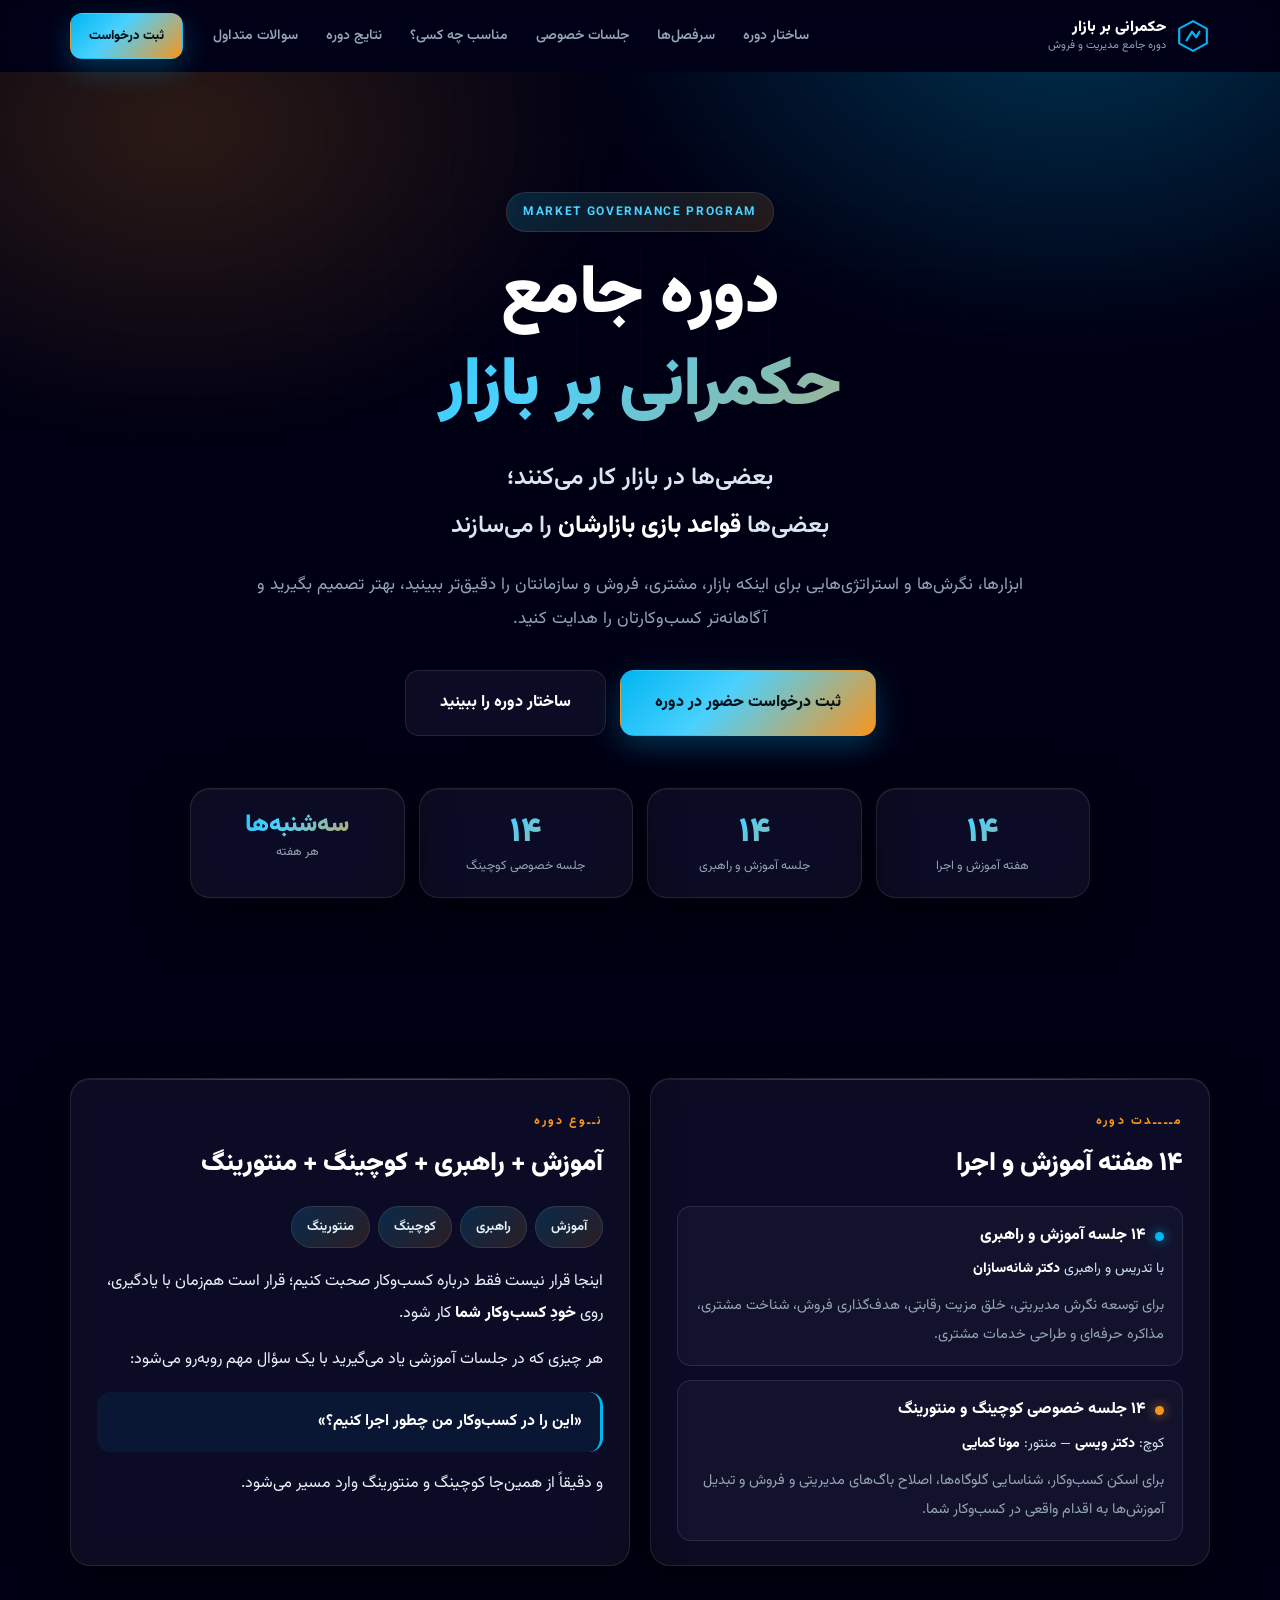
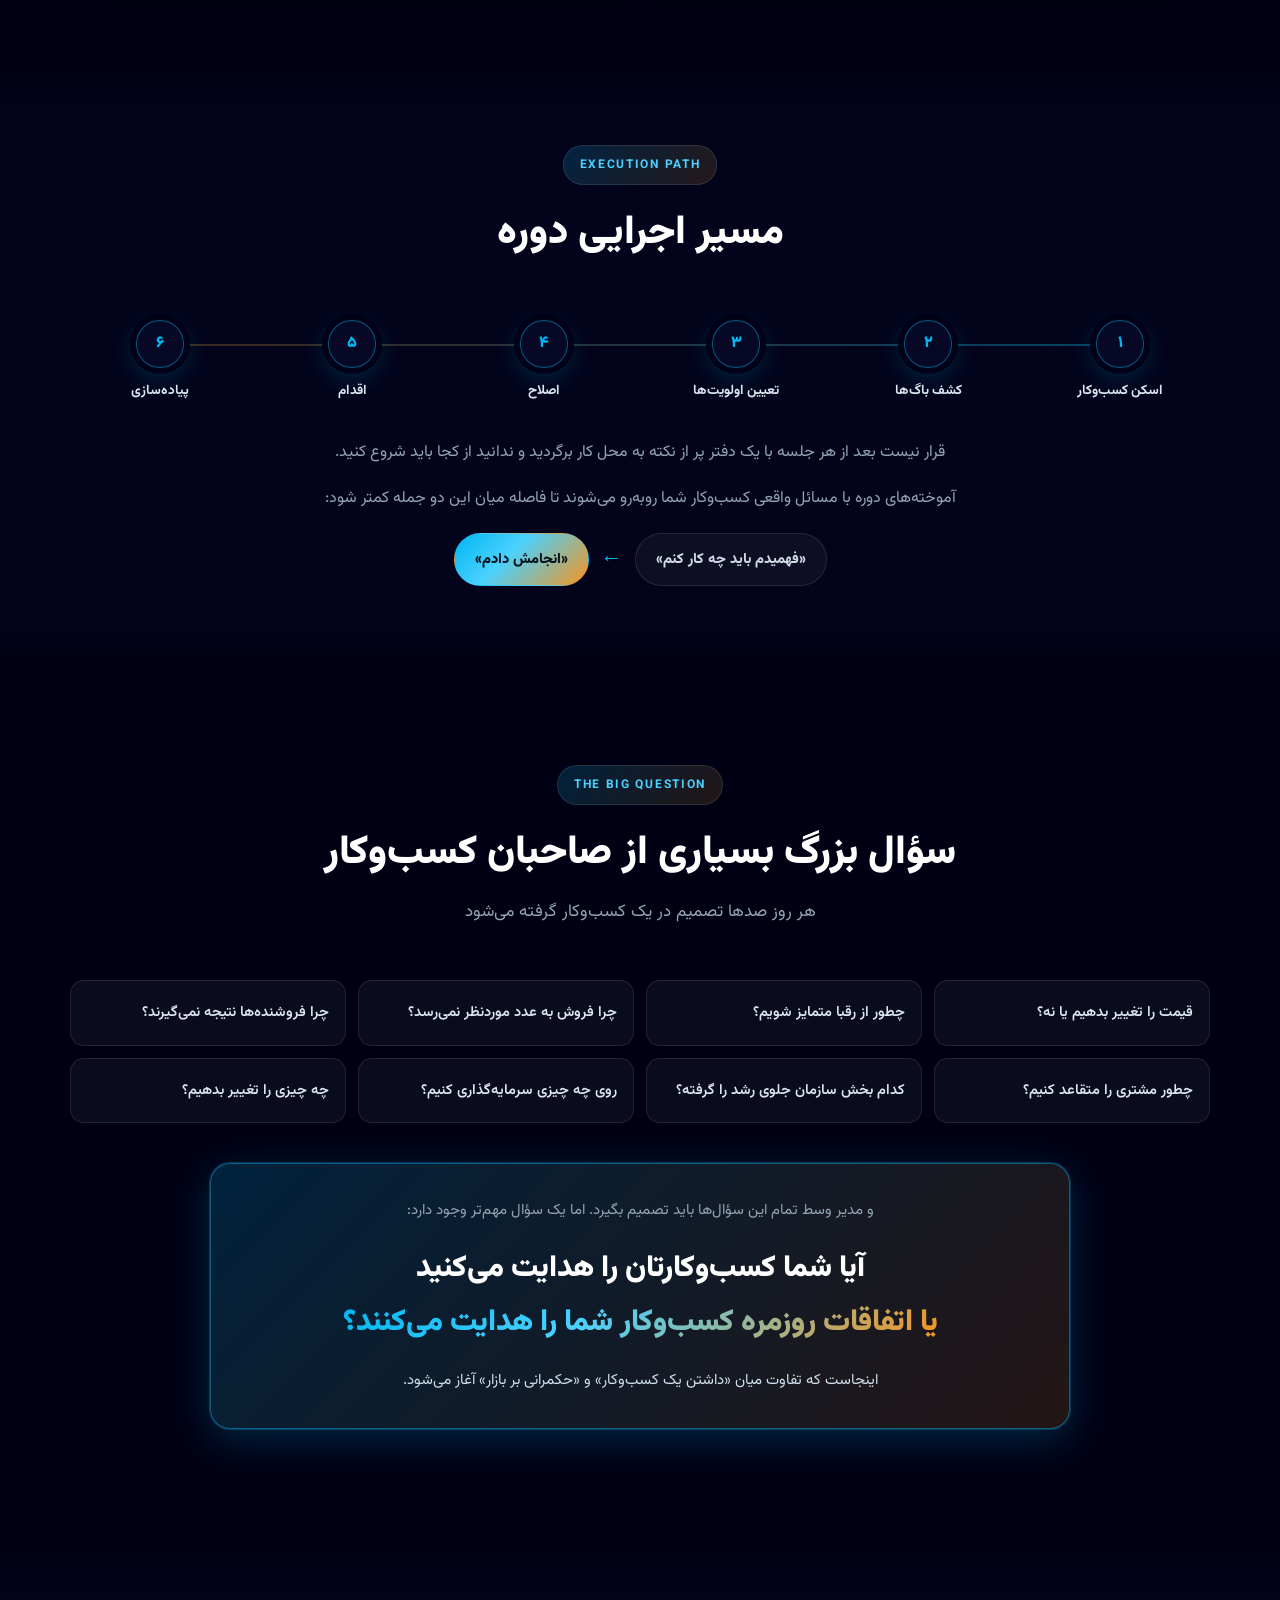
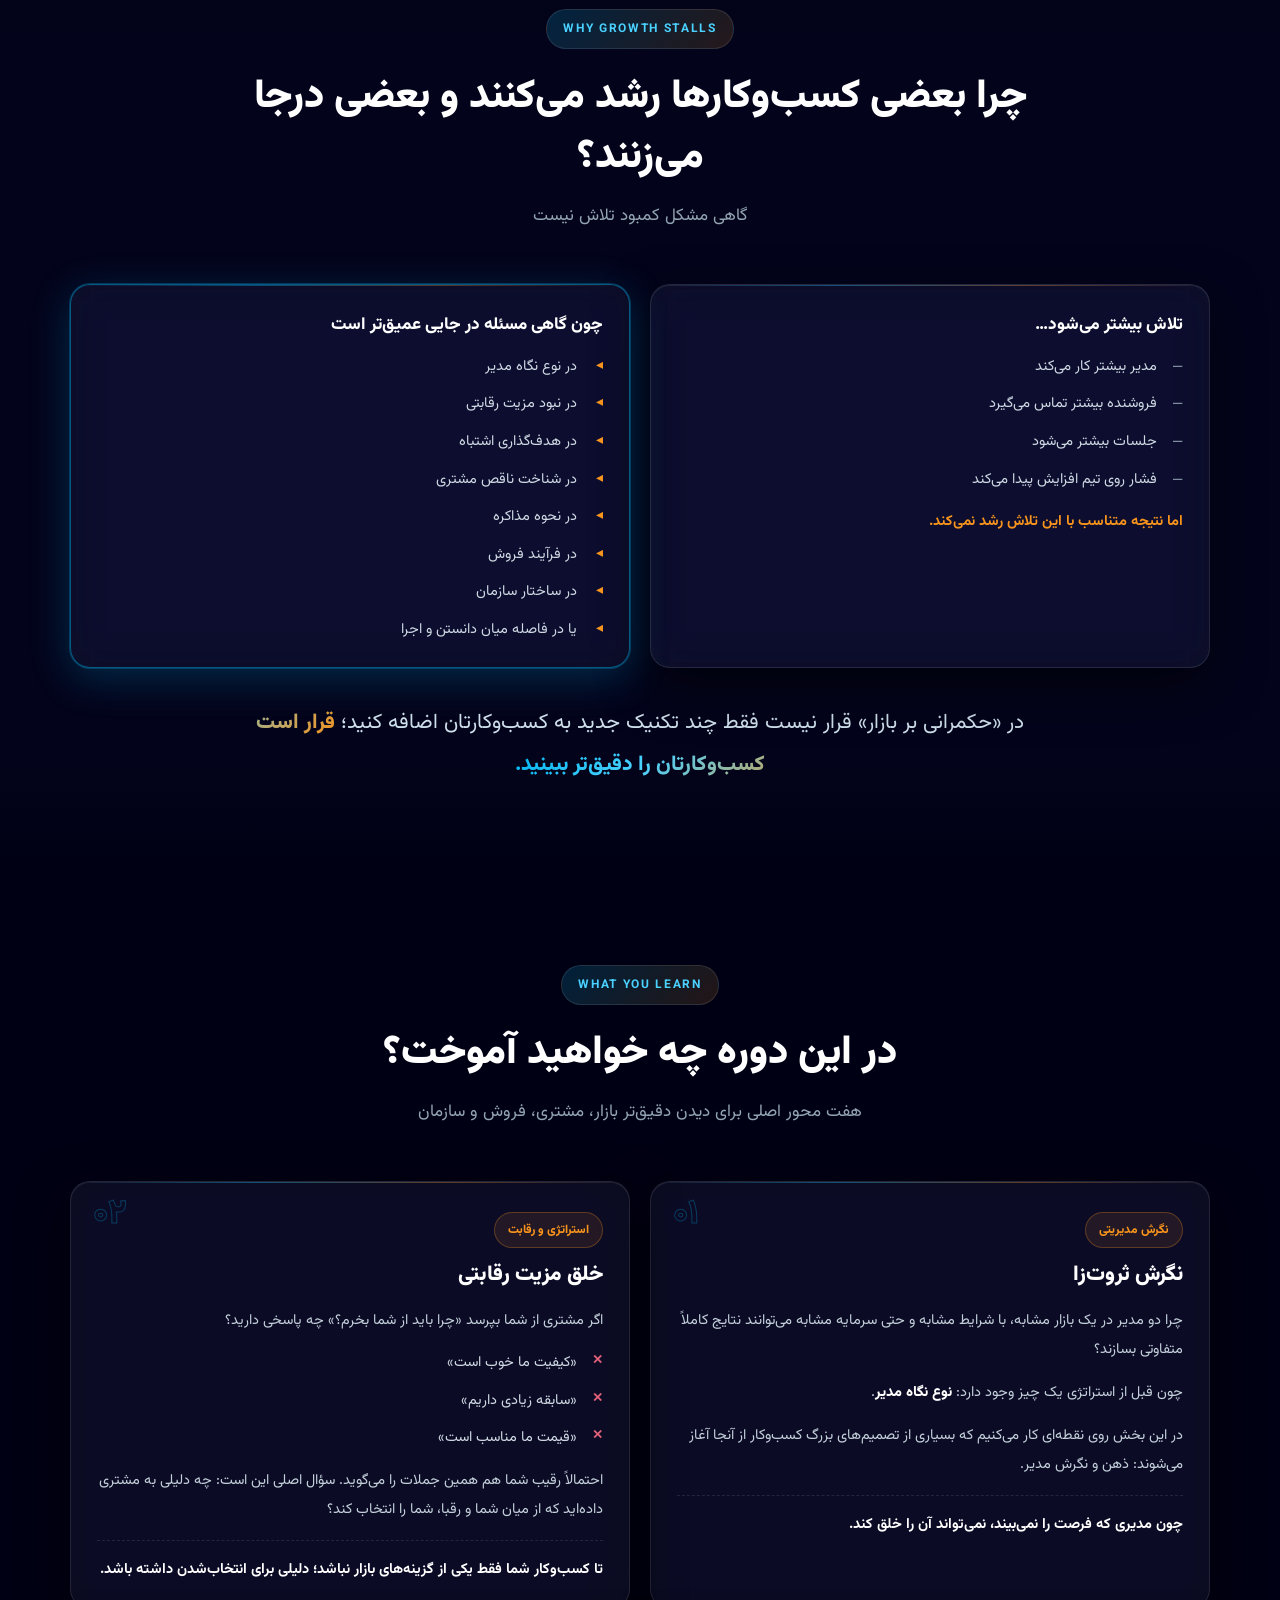
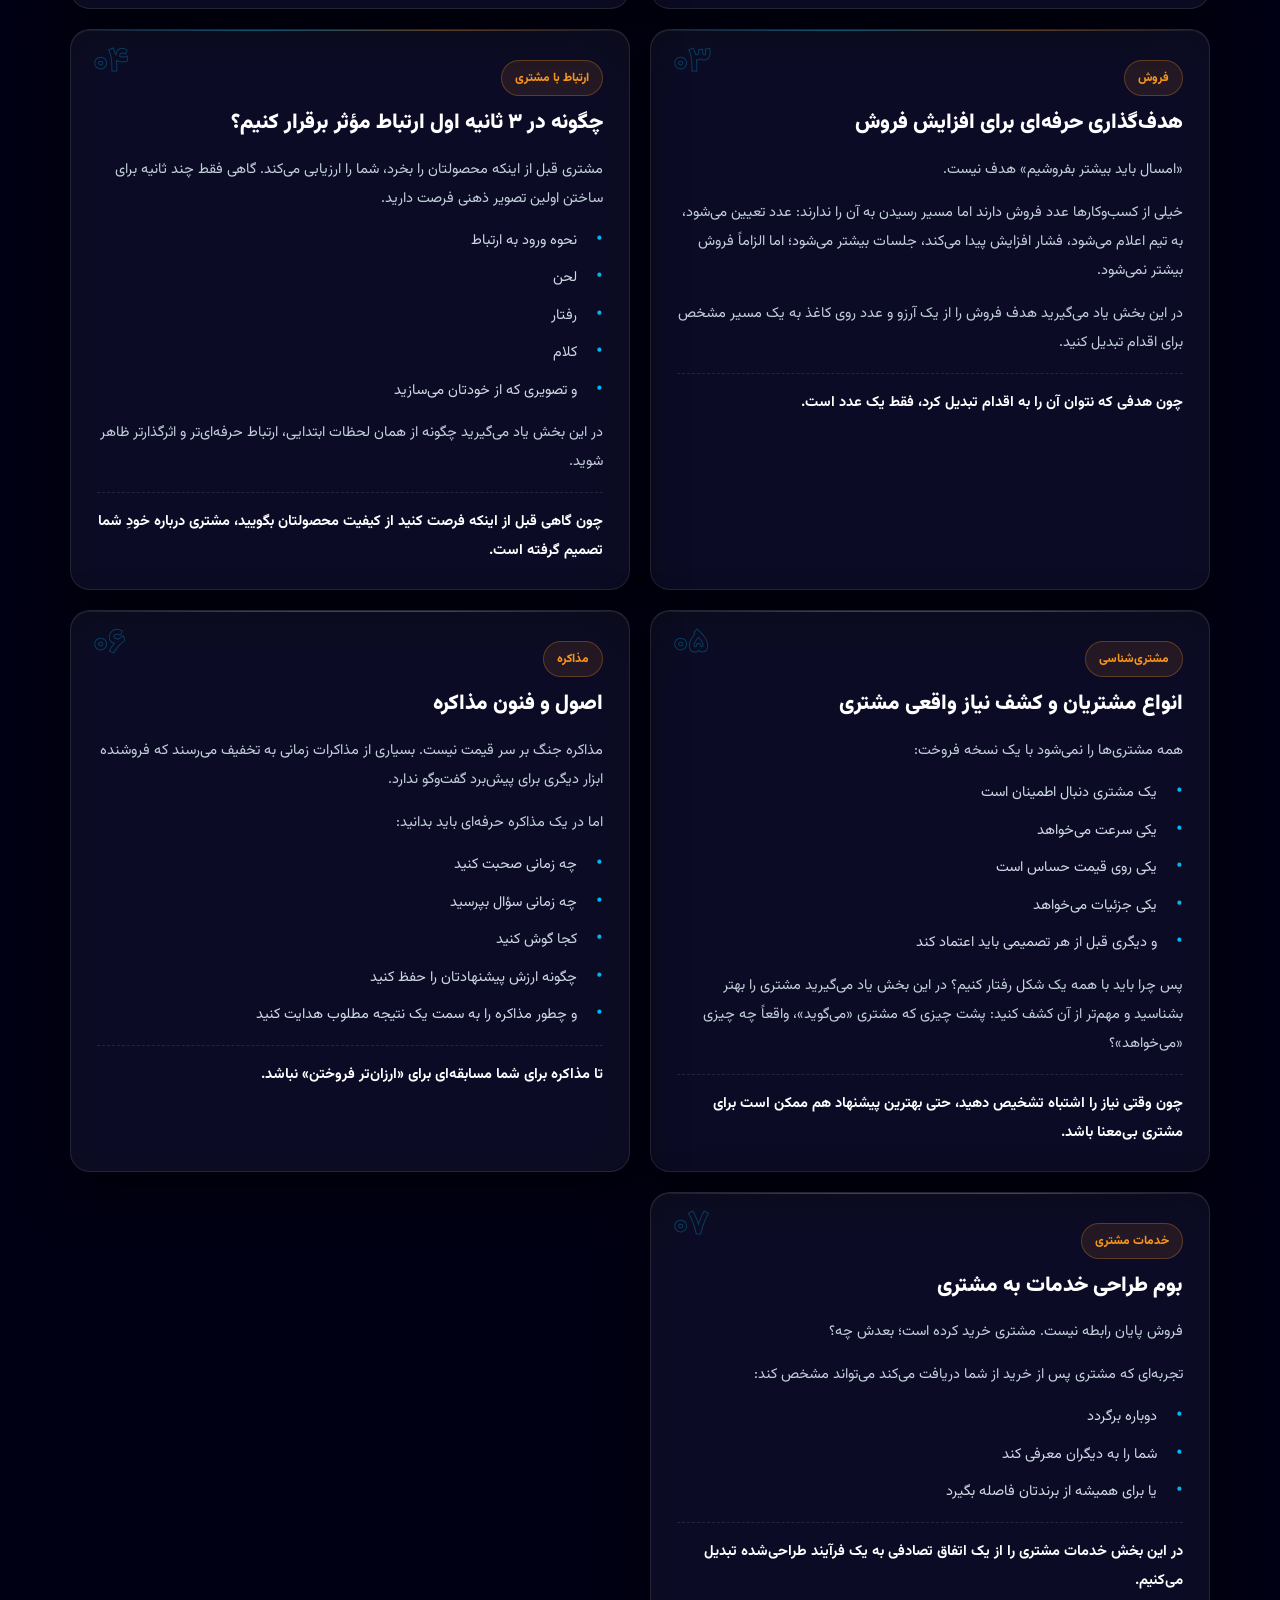
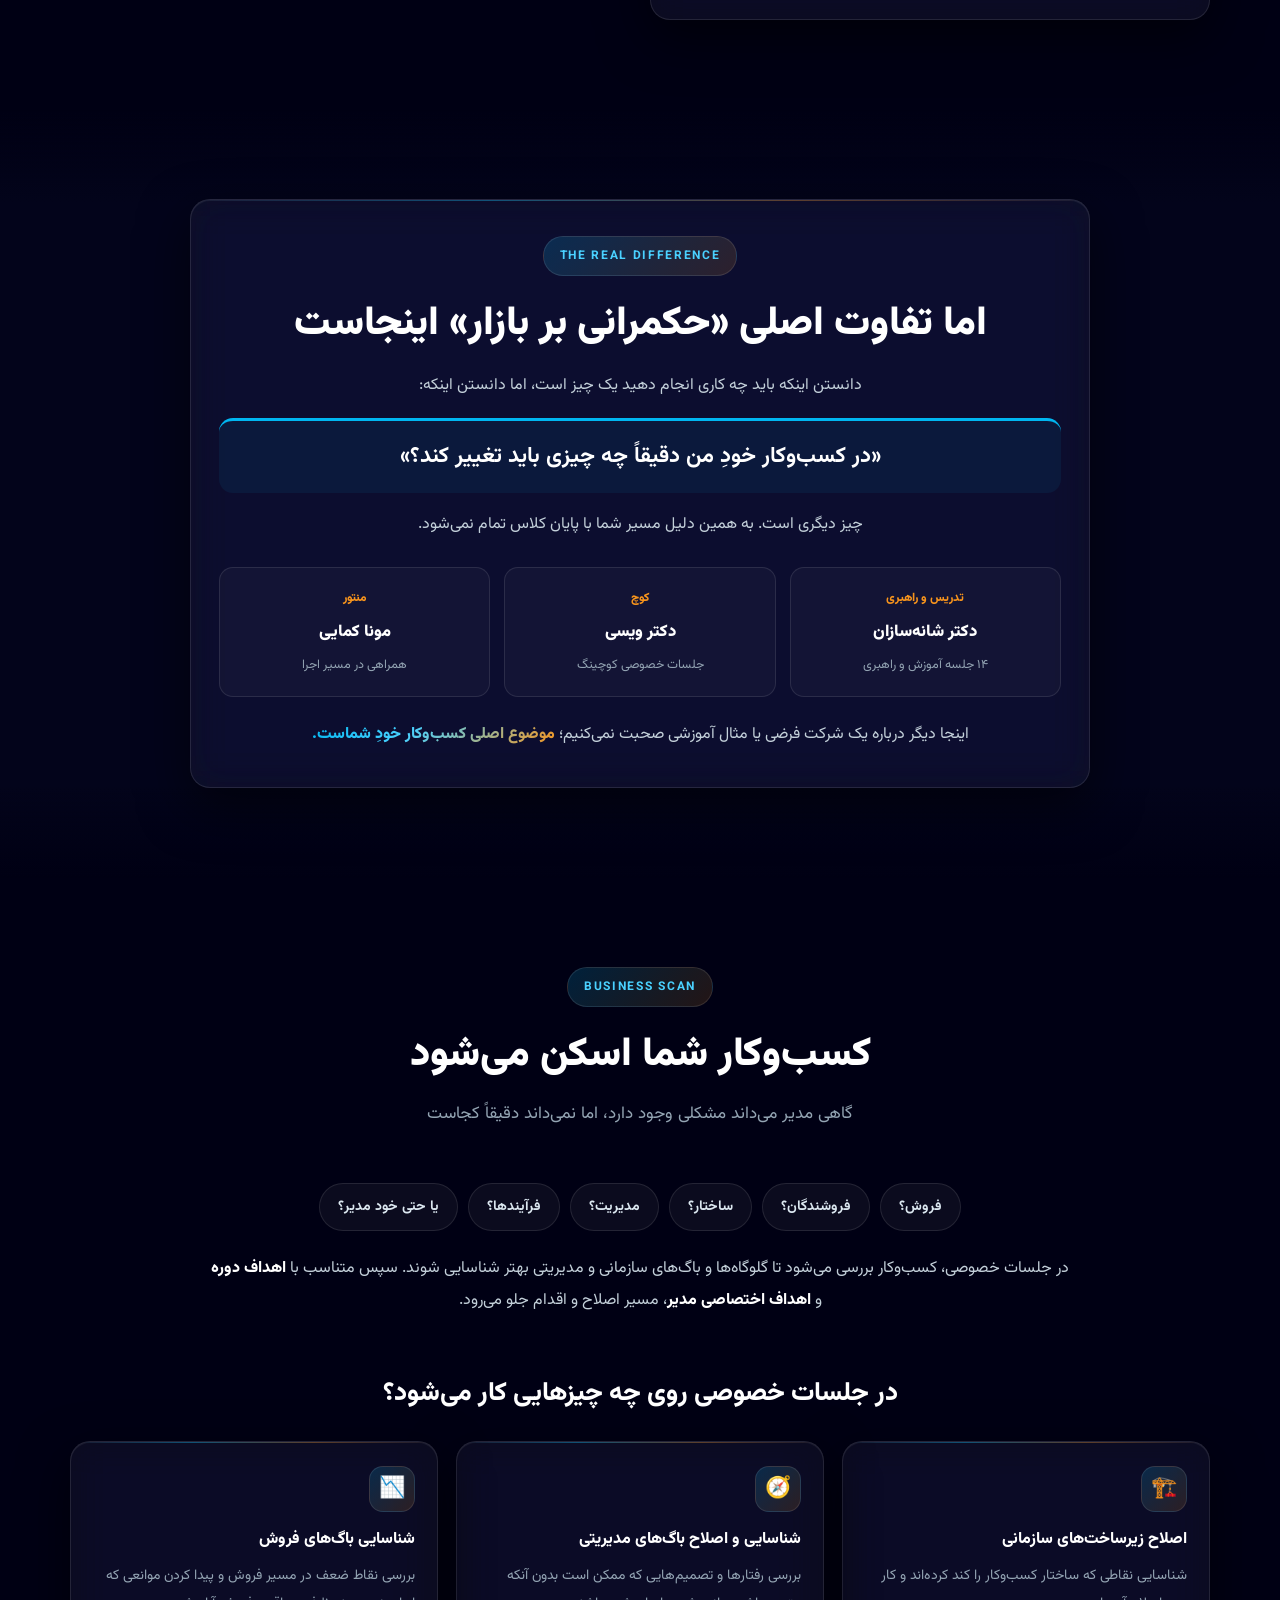
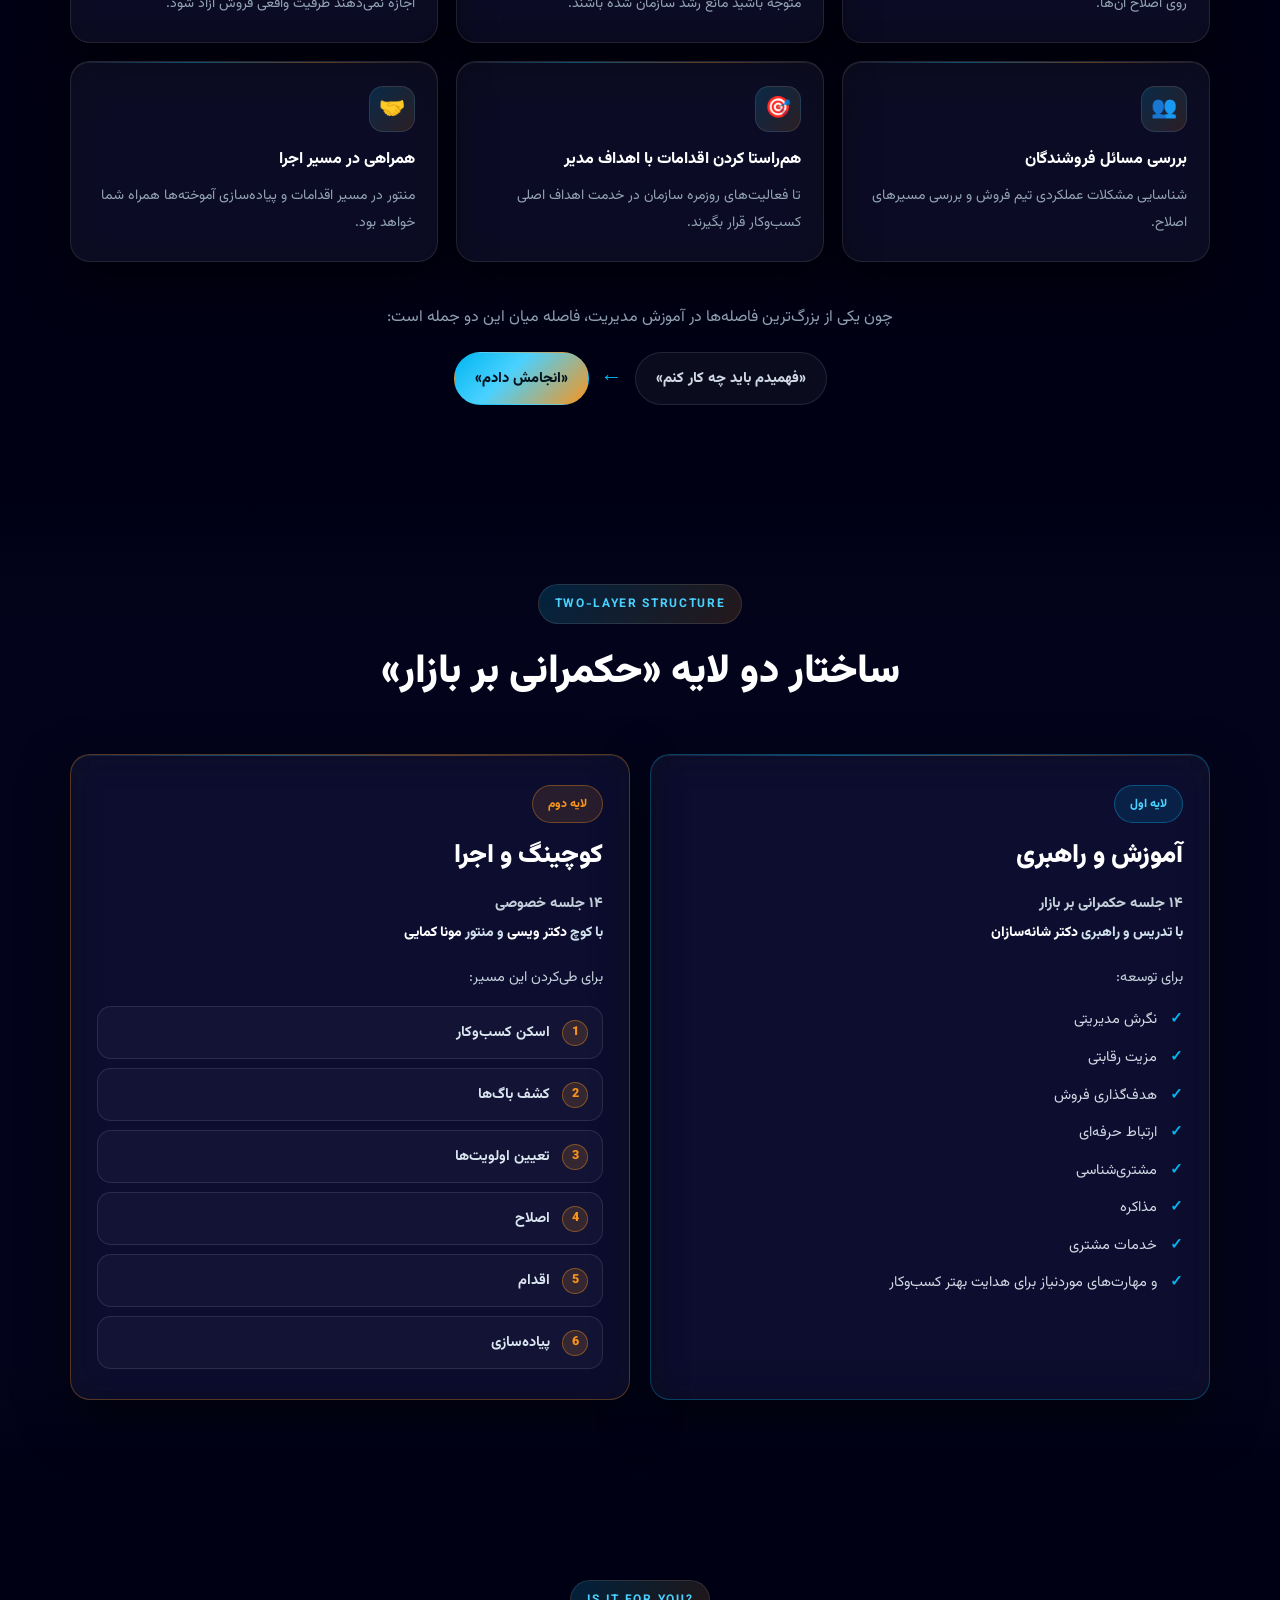
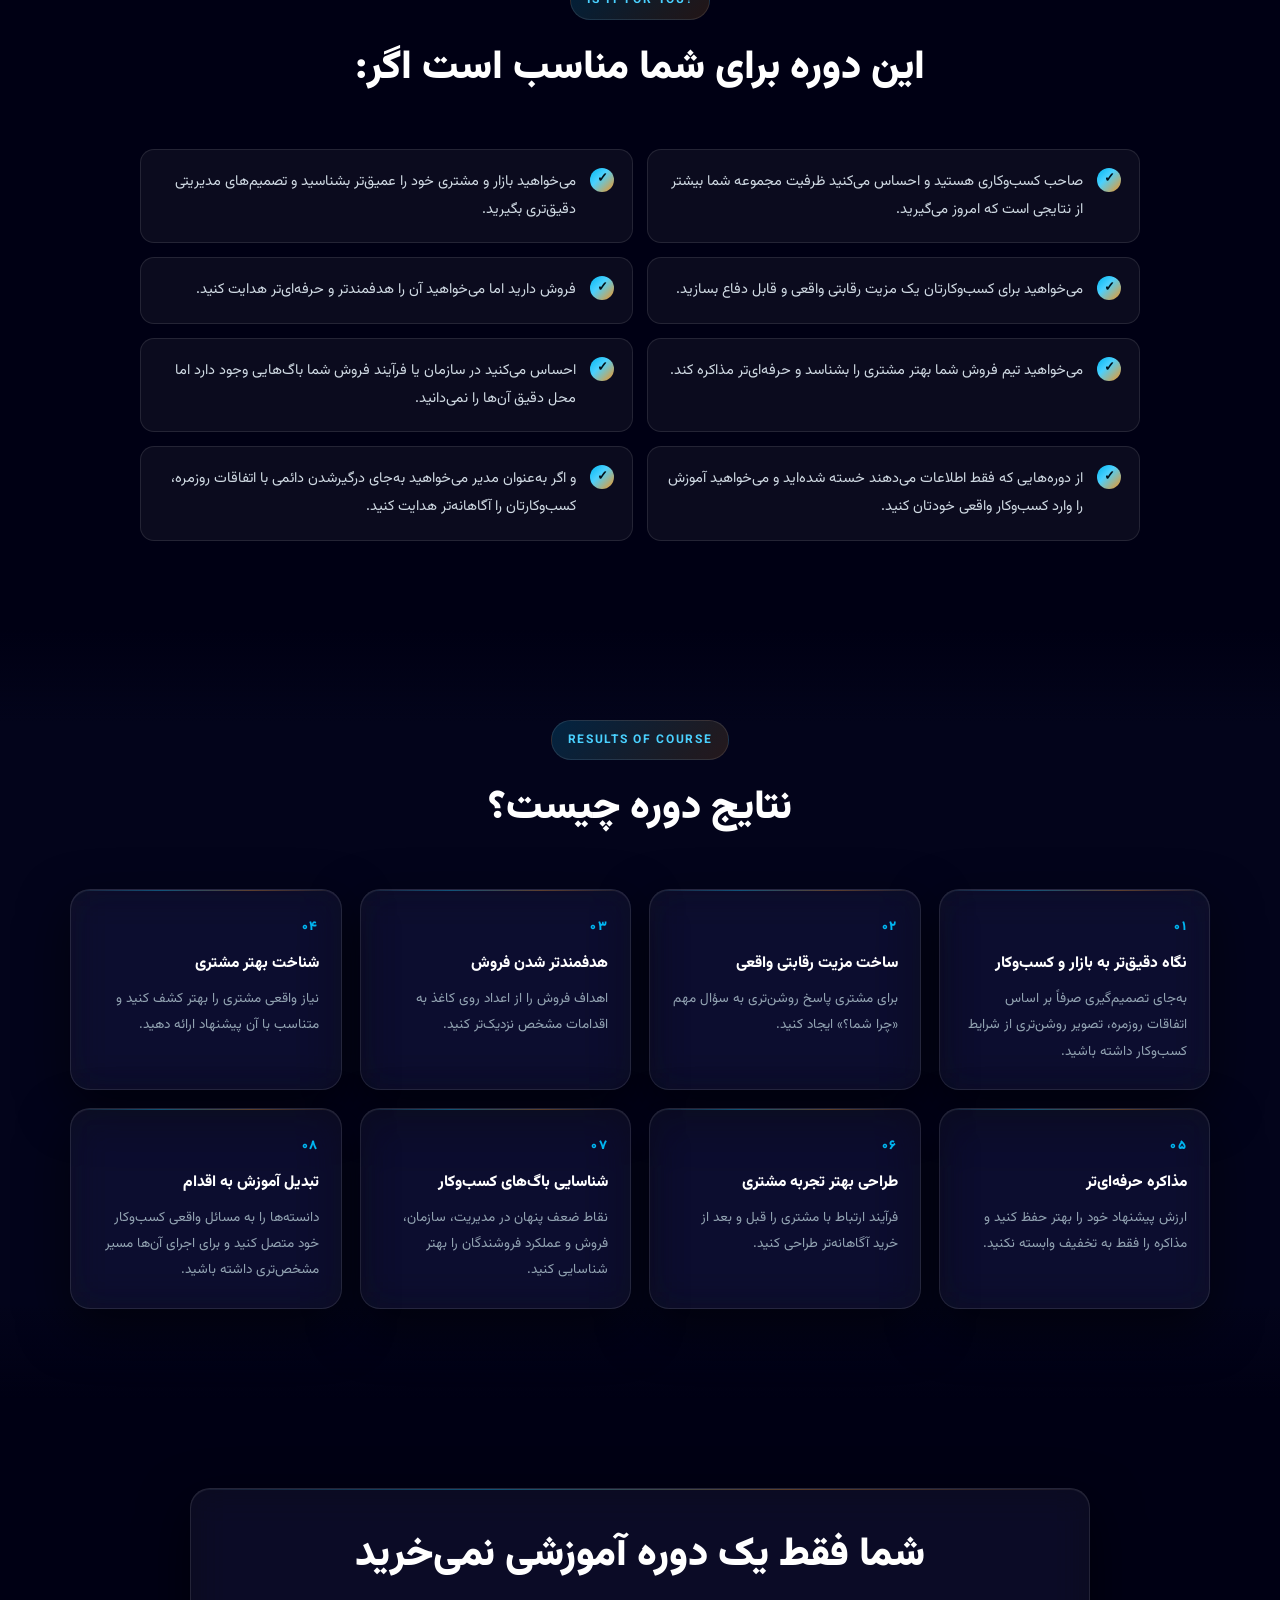
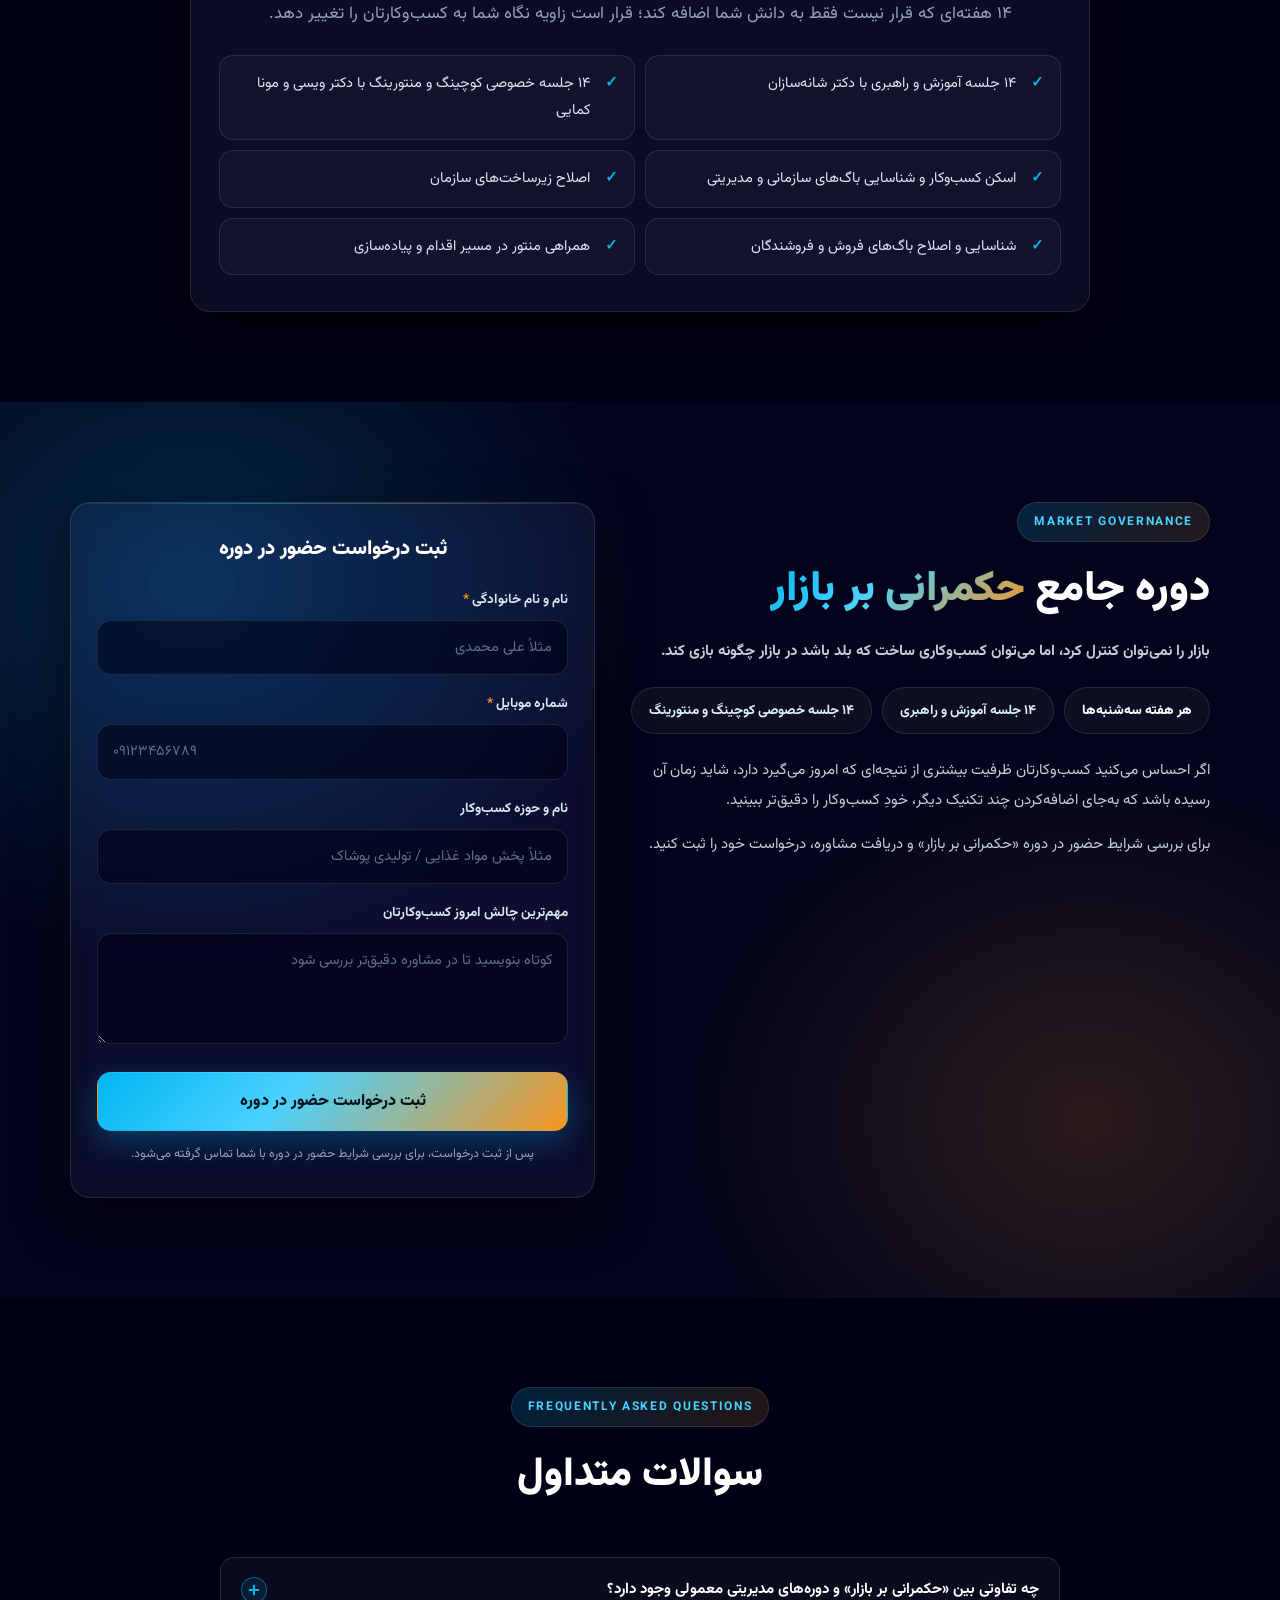
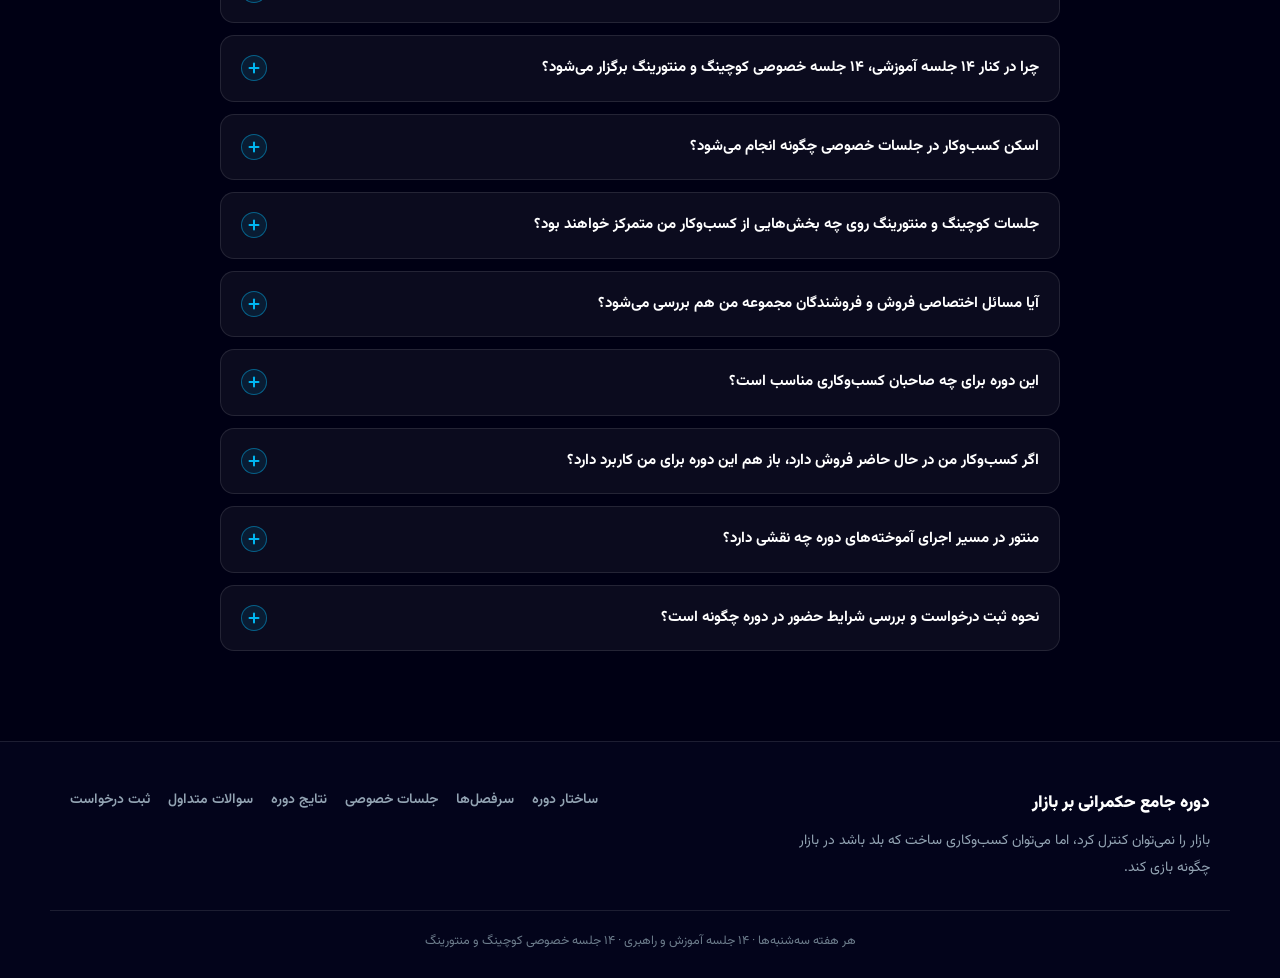
<file: landing/hokmrani-bar-bazar/index.html>
<!DOCTYPE html>
<html lang="fa" dir="rtl">
<head>
<meta charset="UTF-8">
<meta name="viewport" content="width=device-width, initial-scale=1">
<title>دوره جامع حکمرانی بر بازار | آموزش، راهبری، کوچینگ و منتورینگ</title>
<meta name="description" content="دوره جامع حکمرانی بر بازار؛ ۱۴ جلسه آموزش و راهبری با دکتر شانه‌سازان به‌همراه ۱۴ جلسه خصوصی کوچینگ و منتورینگ برای اسکن کسب‌وکار، کشف باگ‌ها و تبدیل آموزش به اقدام واقعی.">
<meta name="theme-color" content="#000014">
<meta property="og:type" content="website">
<meta property="og:title" content="دوره جامع حکمرانی بر بازار">
<meta property="og:description" content="بعضی‌ها در بازار کار می‌کنند؛ بعضی‌ها قواعد بازی بازارشان را می‌سازند.">
<meta property="og:locale" content="fa_IR">
<link rel="icon" href="data:image/svg+xml,%3Csvg xmlns='http://www.w3.org/2000/svg' viewBox='0 0 32 32'%3E%3Crect width='32' height='32' rx='7' fill='%23000014'/%3E%3Cpath d='M16 4 27 9.5v13L16 28 5 22.5v-13L16 4Z' stroke='%2300b6f1' stroke-width='2' fill='none' stroke-linejoin='round'/%3E%3Cpath d='M10 20l5-8 4 5 3-5' stroke='%23f7941d' stroke-width='2.4' fill='none' stroke-linecap='round' stroke-linejoin='round'/%3E%3C/svg%3E">
<link rel="preconnect" href="https://fonts.googleapis.com">
<link rel="preconnect" href="https://fonts.gstatic.com" crossorigin>
<link href="https://fonts.googleapis.com/css2?family=Vazirmatn:wght@400;500;600;700;800;900&display=swap" rel="stylesheet">
<link rel="stylesheet" href="assets/css/style.css">
</head>
<body>

<a class="skip-link" href="#main">پرش به محتوای اصلی</a>

<!-- ══════════════ HEADER ══════════════ -->
<header class="site-header" id="siteHeader">
  <div class="wrap header-inner">
    <a href="#hero" class="brand">
      <span class="brand-mark" aria-hidden="true">
        <svg viewBox="0 0 32 32" fill="none"><path d="M16 2 29 9v14L16 30 3 23V9L16 2Z" stroke="url(#bg1)" stroke-width="2" stroke-linejoin="round"/><path d="M10 20l5-8 4 5 3-5" stroke="url(#bg1)" stroke-width="2.2" stroke-linecap="round" stroke-linejoin="round"/><defs><linearGradient id="bg1" x1="3" y1="2" x2="29" y2="30"><stop stop-color="#00b6f1"/><stop offset="1" stop-color="#f7941d"/></linearGradient></defs></svg>
      </span>
      <span class="brand-txt">
        <b>حکمرانی بر بازار</b>
        <i>دوره جامع مدیریت و فروش</i>
      </span>
    </a>

    <nav class="nav" id="nav" aria-label="ناوبری اصلی">
      <a href="#structure">ساختار دوره</a>
      <a href="#learn">سرفصل‌ها</a>
      <a href="#private">جلسات خصوصی</a>
      <a href="#fit">مناسب چه کسی؟</a>
      <a href="#results">نتایج دوره</a>
      <a href="#faq">سوالات متداول</a>
    </nav>

    <a href="#register" class="btn btn-sm btn-primary header-cta">ثبت درخواست</a>

    <button class="nav-toggle" id="navToggle" aria-label="باز و بسته کردن منو" aria-expanded="false" aria-controls="nav">
      <span></span><span></span><span></span>
    </button>
  </div>
</header>

<main id="main">

<!-- ══════════════ HERO ══════════════ -->
<section class="hero" id="hero">
  <div class="hero-glow" aria-hidden="true"></div>
  <div class="hero-grid" aria-hidden="true"></div>

  <div class="wrap hero-inner">
    <span class="eyebrow reveal">Market Governance Program</span>

    <h1 class="hero-title reveal">
      دوره جامع
      <span class="grad">حکمرانی بر بازار</span>
    </h1>

    <p class="hero-lead reveal">
      بعضی‌ها در بازار کار می‌کنند؛<br>
      بعضی‌ها <b>قواعد بازی بازارشان</b> را می‌سازند
    </p>

    <p class="hero-desc reveal">
      ابزارها، نگرش‌ها و استراتژی‌هایی برای اینکه بازار، مشتری، فروش و سازمانتان را دقیق‌تر ببینید،
      بهتر تصمیم بگیرید و آگاهانه‌تر کسب‌وکارتان را هدایت کنید.
    </p>

    <div class="hero-actions reveal">
      <a href="#register" class="btn btn-primary btn-lg">ثبت درخواست حضور در دوره</a>
      <a href="#structure" class="btn btn-ghost btn-lg">ساختار دوره را ببینید</a>
    </div>

    <ul class="hero-stats reveal">
      <li><b data-count="14">۱۴</b><span>هفته آموزش و اجرا</span></li>
      <li><b data-count="14">۱۴</b><span>جلسه آموزش و راهبری</span></li>
      <li><b data-count="14">۱۴</b><span>جلسه خصوصی کوچینگ</span></li>
      <li><b class="no-count">سه‌شنبه‌ها</b><span>هر هفته</span></li>
    </ul>
  </div>
</section>

<!-- ══════════════ FACTS: مدت و نوع دوره ══════════════ -->
<section class="section" id="facts">
  <div class="wrap">
    <div class="facts-grid">

      <article class="card fact reveal">
        <span class="fact-tag">مــــدت دوره</span>
        <h2 class="fact-title">۱۴ هفته آموزش و اجرا</h2>

        <div class="fact-block">
          <h3><span class="dot dot-blue"></span> ۱۴ جلسه آموزش و راهبری</h3>
          <p class="who">با تدریس و راهبری <b>دکتر شانه‌سازان</b></p>
          <p>برای توسعه نگرش مدیریتی، خلق مزیت رقابتی، هدف‌گذاری فروش، شناخت مشتری، مذاکره حرفه‌ای و طراحی خدمات مشتری.</p>
        </div>

        <div class="fact-block">
          <h3><span class="dot dot-orange"></span> ۱۴ جلسه خصوصی کوچینگ و منتورینگ</h3>
          <p class="who">کوچ: <b>دکتر ویسی</b> — منتور: <b>مونا کمایی</b></p>
          <p>برای اسکن کسب‌وکار، شناسایی گلوگاه‌ها، اصلاح باگ‌های مدیریتی و فروش و تبدیل آموزش‌ها به اقدام واقعی در کسب‌وکار شما.</p>
        </div>
      </article>

      <article class="card fact reveal">
        <span class="fact-tag">نــوع دوره</span>
        <h2 class="fact-title">آموزش + راهبری + کوچینگ + منتورینگ</h2>

        <div class="chips">
          <span class="chip">آموزش</span>
          <span class="chip">راهبری</span>
          <span class="chip">کوچینگ</span>
          <span class="chip">منتورینگ</span>
        </div>

        <p>اینجا قرار نیست فقط درباره کسب‌وکار صحبت کنیم؛ قرار است هم‌زمان با یادگیری، روی <b>خودِ کسب‌وکار شما</b> کار شود.</p>
        <p>هر چیزی که در جلسات آموزشی یاد می‌گیرید با یک سؤال مهم روبه‌رو می‌شود:</p>

        <blockquote class="quote">«این را در کسب‌وکار من چطور اجرا کنیم؟»</blockquote>

        <p class="mb0">و دقیقاً از همین‌جا کوچینگ و منتورینگ وارد مسیر می‌شود.</p>
      </article>

    </div>
  </div>
</section>

<!-- ══════════════ مسیر اجرایی ══════════════ -->
<section class="section section-alt" id="path">
  <div class="wrap">
    <header class="sec-head reveal">
      <span class="eyebrow">Execution Path</span>
      <h2 class="sec-title">مسیر اجرایی دوره</h2>
    </header>

    <ol class="flow reveal">
      <li><span class="flow-n">۱</span><span class="flow-t">اسکن کسب‌وکار</span></li>
      <li><span class="flow-n">۲</span><span class="flow-t">کشف باگ‌ها</span></li>
      <li><span class="flow-n">۳</span><span class="flow-t">تعیین اولویت‌ها</span></li>
      <li><span class="flow-n">۴</span><span class="flow-t">اصلاح</span></li>
      <li><span class="flow-n">۵</span><span class="flow-t">اقدام</span></li>
      <li><span class="flow-n">۶</span><span class="flow-t">پیاده‌سازی</span></li>
    </ol>

    <div class="path-note reveal">
      <p>قرار نیست بعد از هر جلسه با یک دفتر پر از نکته به محل کار برگردید و ندانید از کجا باید شروع کنید.</p>
      <p>آموخته‌های دوره با مسائل واقعی کسب‌وکار شما روبه‌رو می‌شوند تا فاصله میان این دو جمله کمتر شود:</p>
      <div class="gap-pair">
        <span class="gap-a">«فهمیدم باید چه کار کنم»</span>
        <span class="gap-arrow" aria-hidden="true">←</span>
        <span class="gap-b">«انجامش دادم»</span>
      </div>
    </div>
  </div>
</section>

<!-- ══════════════ سؤال بزرگ ══════════════ -->
<section class="section" id="problem">
  <div class="wrap">
    <header class="sec-head reveal">
      <span class="eyebrow">The Big Question</span>
      <h2 class="sec-title">سؤال بزرگ بسیاری از صاحبان کسب‌وکار</h2>
      <p class="sec-sub">هر روز صدها تصمیم در یک کسب‌وکار گرفته می‌شود</p>
    </header>

    <ul class="qgrid reveal">
      <li>قیمت را تغییر بدهیم یا نه؟</li>
      <li>چطور از رقبا متمایز شویم؟</li>
      <li>چرا فروش به عدد موردنظر نمی‌رسد؟</li>
      <li>چرا فروشنده‌ها نتیجه نمی‌گیرند؟</li>
      <li>چطور مشتری را متقاعد کنیم؟</li>
      <li>کدام بخش سازمان جلوی رشد را گرفته؟</li>
      <li>روی چه چیزی سرمایه‌گذاری کنیم؟</li>
      <li>چه چیزی را تغییر بدهیم؟</li>
    </ul>

    <div class="pivot reveal">
      <p class="pivot-pre">و مدیر وسط تمام این سؤال‌ها باید تصمیم بگیرد. اما یک سؤال مهم‌تر وجود دارد:</p>
      <p class="pivot-q">آیا شما کسب‌وکارتان را هدایت می‌کنید<br><span class="grad">یا اتفاقات روزمره کسب‌وکار شما را هدایت می‌کنند؟</span></p>
      <p class="pivot-post">اینجاست که تفاوت میان «داشتن یک کسب‌وکار» و «حکمرانی بر بازار» آغاز می‌شود.</p>
    </div>
  </div>
</section>

<!-- ══════════════ چرا بعضی رشد می‌کنند ══════════════ -->
<section class="section section-alt" id="why">
  <div class="wrap">
    <header class="sec-head reveal">
      <span class="eyebrow">Why Growth Stalls</span>
      <h2 class="sec-title">چرا بعضی کسب‌وکارها رشد می‌کنند و بعضی درجا می‌زنند؟</h2>
      <p class="sec-sub">گاهی مشکل کمبود تلاش نیست</p>
    </header>

    <div class="why-grid">
      <div class="card reveal">
        <h3 class="card-h">تلاش بیشتر می‌شود…</h3>
        <ul class="list list-neutral">
          <li>مدیر بیشتر کار می‌کند</li>
          <li>فروشنده بیشتر تماس می‌گیرد</li>
          <li>جلسات بیشتر می‌شود</li>
          <li>فشار روی تیم افزایش پیدا می‌کند</li>
        </ul>
        <p class="card-foot">اما نتیجه متناسب با این تلاش رشد نمی‌کند.</p>
      </div>

      <div class="card card-accent reveal">
        <h3 class="card-h">چون گاهی مسئله در جایی عمیق‌تر است</h3>
        <ul class="list list-deep">
          <li>در نوع نگاه مدیر</li>
          <li>در نبود مزیت رقابتی</li>
          <li>در هدف‌گذاری اشتباه</li>
          <li>در شناخت ناقص مشتری</li>
          <li>در نحوه مذاکره</li>
          <li>در فرآیند فروش</li>
          <li>در ساختار سازمان</li>
          <li>یا در فاصله میان دانستن و اجرا</li>
        </ul>
      </div>
    </div>

    <p class="big-line reveal">
      در «حکمرانی بر بازار» قرار نیست فقط چند تکنیک جدید به کسب‌وکارتان اضافه کنید؛
      <b class="grad">قرار است کسب‌وکارتان را دقیق‌تر ببینید.</b>
    </p>
  </div>
</section>

<!-- ══════════════ WHAT YOU LEARN ══════════════ -->
<section class="section" id="learn">
  <div class="wrap">
    <header class="sec-head reveal">
      <span class="eyebrow">What You Learn</span>
      <h2 class="sec-title">در این دوره چه خواهید آموخت؟</h2>
      <p class="sec-sub">هفت محور اصلی برای دیدن دقیق‌تر بازار، مشتری، فروش و سازمان</p>
    </header>

    <div class="modules">

      <article class="module card reveal">
        <span class="mod-n">۰۱</span>
        <span class="mod-cat">نگرش مدیریتی</span>
        <h3 class="mod-title">نگرش ثروت‌زا</h3>
        <p>چرا دو مدیر در یک بازار مشابه، با شرایط مشابه و حتی سرمایه مشابه می‌توانند نتایج کاملاً متفاوتی بسازند؟</p>
        <p>چون قبل از استراتژی یک چیز وجود دارد: <b>نوع نگاه مدیر</b>.</p>
        <p>در این بخش روی نقطه‌ای کار می‌کنیم که بسیاری از تصمیم‌های بزرگ کسب‌وکار از آنجا آغاز می‌شوند: ذهن و نگرش مدیر.</p>
        <p class="mod-punch">چون مدیری که فرصت را نمی‌بیند، نمی‌تواند آن را خلق کند.</p>
      </article>

      <article class="module card reveal">
        <span class="mod-n">۰۲</span>
        <span class="mod-cat">استراتژی و رقابت</span>
        <h3 class="mod-title">خلق مزیت رقابتی</h3>
        <p>اگر مشتری از شما بپرسد «چرا باید از شما بخرم؟» چه پاسخی دارید؟</p>
        <ul class="list list-x">
          <li>«کیفیت ما خوب است»</li>
          <li>«سابقه زیادی داریم»</li>
          <li>«قیمت ما مناسب است»</li>
        </ul>
        <p>احتمالاً رقیب شما هم همین جملات را می‌گوید. سؤال اصلی این است: چه دلیلی به مشتری داده‌اید که از میان شما و رقبا، شما را انتخاب کند؟</p>
        <p class="mod-punch">تا کسب‌وکار شما فقط یکی از گزینه‌های بازار نباشد؛ دلیلی برای انتخاب‌شدن داشته باشد.</p>
      </article>

      <article class="module card reveal">
        <span class="mod-n">۰۳</span>
        <span class="mod-cat">فروش</span>
        <h3 class="mod-title">هدف‌گذاری حرفه‌ای برای افزایش فروش</h3>
        <p>«امسال باید بیشتر بفروشیم» هدف نیست.</p>
        <p>خیلی از کسب‌وکارها عدد فروش دارند اما مسیر رسیدن به آن را ندارند: عدد تعیین می‌شود، به تیم اعلام می‌شود، فشار افزایش پیدا می‌کند، جلسات بیشتر می‌شود؛ اما الزاماً فروش بیشتر نمی‌شود.</p>
        <p>در این بخش یاد می‌گیرید هدف فروش را از یک آرزو و عدد روی کاغذ به یک مسیر مشخص برای اقدام تبدیل کنید.</p>
        <p class="mod-punch">چون هدفی که نتوان آن را به اقدام تبدیل کرد، فقط یک عدد است.</p>
      </article>

      <article class="module card reveal">
        <span class="mod-n">۰۴</span>
        <span class="mod-cat">ارتباط با مشتری</span>
        <h3 class="mod-title">چگونه در ۳ ثانیه اول ارتباط مؤثر برقرار کنیم؟</h3>
        <p>مشتری قبل از اینکه محصولتان را بخرد، شما را ارزیابی می‌کند. گاهی فقط چند ثانیه برای ساختن اولین تصویر ذهنی فرصت دارید.</p>
        <ul class="list list-dot">
          <li>نحوه ورود به ارتباط</li>
          <li>لحن</li>
          <li>رفتار</li>
          <li>کلام</li>
          <li>و تصویری که از خودتان می‌سازید</li>
        </ul>
        <p>در این بخش یاد می‌گیرید چگونه از همان لحظات ابتدایی، ارتباط حرفه‌ای‌تر و اثرگذارتر ظاهر شوید.</p>
        <p class="mod-punch">چون گاهی قبل از اینکه فرصت کنید از کیفیت محصولتان بگویید، مشتری درباره خودِ شما تصمیم گرفته است.</p>
      </article>

      <article class="module card reveal">
        <span class="mod-n">۰۵</span>
        <span class="mod-cat">مشتری‌شناسی</span>
        <h3 class="mod-title">انواع مشتریان و کشف نیاز واقعی مشتری</h3>
        <p>همه مشتری‌ها را نمی‌شود با یک نسخه فروخت:</p>
        <ul class="list list-dot">
          <li>یک مشتری دنبال اطمینان است</li>
          <li>یکی سرعت می‌خواهد</li>
          <li>یکی روی قیمت حساس است</li>
          <li>یکی جزئیات می‌خواهد</li>
          <li>و دیگری قبل از هر تصمیمی باید اعتماد کند</li>
        </ul>
        <p>پس چرا باید با همه یک شکل رفتار کنیم؟ در این بخش یاد می‌گیرید مشتری را بهتر بشناسید و مهم‌تر از آن کشف کنید: پشت چیزی که مشتری «می‌گوید»، واقعاً چه چیزی «می‌خواهد»؟</p>
        <p class="mod-punch">چون وقتی نیاز را اشتباه تشخیص دهید، حتی بهترین پیشنهاد هم ممکن است برای مشتری بی‌معنا باشد.</p>
      </article>

      <article class="module card reveal">
        <span class="mod-n">۰۶</span>
        <span class="mod-cat">مذاکره</span>
        <h3 class="mod-title">اصول و فنون مذاکره</h3>
        <p>مذاکره جنگ بر سر قیمت نیست. بسیاری از مذاکرات زمانی به تخفیف می‌رسند که فروشنده ابزار دیگری برای پیش‌برد گفت‌وگو ندارد.</p>
        <p>اما در یک مذاکره حرفه‌ای باید بدانید:</p>
        <ul class="list list-dot">
          <li>چه زمانی صحبت کنید</li>
          <li>چه زمانی سؤال بپرسید</li>
          <li>کجا گوش کنید</li>
          <li>چگونه ارزش پیشنهادتان را حفظ کنید</li>
          <li>و چطور مذاکره را به سمت یک نتیجه مطلوب هدایت کنید</li>
        </ul>
        <p class="mod-punch">تا مذاکره برای شما مسابقه‌ای برای «ارزان‌تر فروختن» نباشد.</p>
      </article>

      <article class="module card reveal">
        <span class="mod-n">۰۷</span>
        <span class="mod-cat">خدمات مشتری</span>
        <h3 class="mod-title">بوم طراحی خدمات به مشتری</h3>
        <p>فروش پایان رابطه نیست. مشتری خرید کرده است؛ بعدش چه؟</p>
        <p>تجربه‌ای که مشتری پس از خرید از شما دریافت می‌کند می‌تواند مشخص کند:</p>
        <ul class="list list-dot">
          <li>دوباره برگردد</li>
          <li>شما را به دیگران معرفی کند</li>
          <li>یا برای همیشه از برندتان فاصله بگیرد</li>
        </ul>
        <p class="mod-punch">در این بخش خدمات مشتری را از یک اتفاق تصادفی به یک فرآیند طراحی‌شده تبدیل می‌کنیم.</p>
      </article>

    </div>
  </div>
</section>

<!-- ══════════════ تفاوت اصلی ══════════════ -->
<section class="section section-alt" id="difference">
  <div class="wrap">
    <div class="diff card reveal">
      <span class="eyebrow">The Real Difference</span>
      <h2 class="sec-title">اما تفاوت اصلی «حکمرانی بر بازار» اینجاست</h2>
      <p>دانستن اینکه باید چه کاری انجام دهید یک چیز است، اما دانستن اینکه:</p>
      <blockquote class="quote quote-lg">«در کسب‌وکار خودِ من دقیقاً چه چیزی باید تغییر کند؟»</blockquote>
      <p>چیز دیگری است. به همین دلیل مسیر شما با پایان کلاس تمام نمی‌شود.</p>

      <div class="people">
        <div class="person">
          <span class="person-role">تدریس و راهبری</span>
          <b class="person-name">دکتر شانه‌سازان</b>
          <span class="person-meta">۱۴ جلسه آموزش و راهبری</span>
        </div>
        <div class="person">
          <span class="person-role">کوچ</span>
          <b class="person-name">دکتر ویسی</b>
          <span class="person-meta">جلسات خصوصی کوچینگ</span>
        </div>
        <div class="person">
          <span class="person-role">منتور</span>
          <b class="person-name">مونا کمایی</b>
          <span class="person-meta">همراهی در مسیر اجرا</span>
        </div>
      </div>

      <p class="mb0">اینجا دیگر درباره یک شرکت فرضی یا مثال آموزشی صحبت نمی‌کنیم؛ <b class="grad">موضوع اصلی کسب‌وکار خودِ شماست.</b></p>
    </div>
  </div>
</section>

<!-- ══════════════ اسکن کسب‌وکار + جلسات خصوصی ══════════════ -->
<section class="section" id="private">
  <div class="wrap">
    <header class="sec-head reveal">
      <span class="eyebrow">Business Scan</span>
      <h2 class="sec-title">کسب‌وکار شما اسکن می‌شود</h2>
      <p class="sec-sub">گاهی مدیر می‌داند مشکلی وجود دارد، اما نمی‌داند دقیقاً کجاست</p>
    </header>

    <div class="scan reveal">
      <ul class="scan-tags">
        <li>فروش؟</li>
        <li>فروشندگان؟</li>
        <li>ساختار؟</li>
        <li>مدیریت؟</li>
        <li>فرآیندها؟</li>
        <li>یا حتی خود مدیر؟</li>
      </ul>
      <p>در جلسات خصوصی، کسب‌وکار بررسی می‌شود تا گلوگاه‌ها و باگ‌های سازمانی و مدیریتی بهتر شناسایی شوند. سپس متناسب با <b>اهداف دوره</b> و <b>اهداف اختصاصی مدیر</b>، مسیر اصلاح و اقدام جلو می‌رود.</p>
    </div>

    <h3 class="sub-head reveal">در جلسات خصوصی روی چه چیزهایی کار می‌شود؟</h3>

    <div class="grid-3">
      <article class="card feature reveal">
        <span class="feat-ico" aria-hidden="true">🏗️</span>
        <h4>اصلاح زیرساخت‌های سازمانی</h4>
        <p>شناسایی نقاطی که ساختار کسب‌وکار را کند کرده‌اند و کار روی اصلاح آن‌ها.</p>
      </article>
      <article class="card feature reveal">
        <span class="feat-ico" aria-hidden="true">🧭</span>
        <h4>شناسایی و اصلاح باگ‌های مدیریتی</h4>
        <p>بررسی رفتارها و تصمیم‌هایی که ممکن است بدون آنکه متوجه باشید مانع رشد سازمان شده باشند.</p>
      </article>
      <article class="card feature reveal">
        <span class="feat-ico" aria-hidden="true">📉</span>
        <h4>شناسایی باگ‌های فروش</h4>
        <p>بررسی نقاط ضعف در مسیر فروش و پیدا کردن موانعی که اجازه نمی‌دهند ظرفیت واقعی فروش آزاد شود.</p>
      </article>
      <article class="card feature reveal">
        <span class="feat-ico" aria-hidden="true">👥</span>
        <h4>بررسی مسائل فروشندگان</h4>
        <p>شناسایی مشکلات عملکردی تیم فروش و بررسی مسیرهای اصلاح.</p>
      </article>
      <article class="card feature reveal">
        <span class="feat-ico" aria-hidden="true">🎯</span>
        <h4>هم‌راستا کردن اقدامات با اهداف مدیر</h4>
        <p>تا فعالیت‌های روزمره سازمان در خدمت اهداف اصلی کسب‌وکار قرار بگیرند.</p>
      </article>
      <article class="card feature reveal">
        <span class="feat-ico" aria-hidden="true">🤝</span>
        <h4>همراهی در مسیر اجرا</h4>
        <p>منتور در مسیر اقدامات و پیاده‌سازی آموخته‌ها همراه شما خواهد بود.</p>
      </article>
    </div>

    <div class="path-note reveal">
      <p>چون یکی از بزرگ‌ترین فاصله‌ها در آموزش مدیریت، فاصله میان این دو جمله است:</p>
      <div class="gap-pair">
        <span class="gap-a">«فهمیدم باید چه کار کنم»</span>
        <span class="gap-arrow" aria-hidden="true">←</span>
        <span class="gap-b">«انجامش دادم»</span>
      </div>
    </div>
  </div>
</section>

<!-- ══════════════ ساختار دو لایه ══════════════ -->
<section class="section section-alt" id="structure">
  <div class="wrap">
    <header class="sec-head reveal">
      <span class="eyebrow">Two-Layer Structure</span>
      <h2 class="sec-title">ساختار دو لایه «حکمرانی بر بازار»</h2>
    </header>

    <div class="layers">
      <article class="card layer layer-1 reveal">
        <span class="layer-badge">لایه اول</span>
        <h3 class="layer-title">آموزش و راهبری</h3>
        <p class="layer-lead">۱۴ جلسه حکمرانی بر بازار<br><span class="who">با تدریس و راهبری <b>دکتر شانه‌سازان</b></span></p>
        <p>برای توسعه:</p>
        <ul class="list list-check">
          <li>نگرش مدیریتی</li>
          <li>مزیت رقابتی</li>
          <li>هدف‌گذاری فروش</li>
          <li>ارتباط حرفه‌ای</li>
          <li>مشتری‌شناسی</li>
          <li>مذاکره</li>
          <li>خدمات مشتری</li>
          <li>و مهارت‌های موردنیاز برای هدایت بهتر کسب‌وکار</li>
        </ul>
      </article>

      <article class="card layer layer-2 reveal">
        <span class="layer-badge badge-orange">لایه دوم</span>
        <h3 class="layer-title">کوچینگ و اجرا</h3>
        <p class="layer-lead">۱۴ جلسه خصوصی<br><span class="who">با کوچ <b>دکتر ویسی</b> و منتور <b>مونا کمایی</b></span></p>
        <p>برای طی‌کردن این مسیر:</p>
        <ol class="mini-flow">
          <li>اسکن کسب‌وکار</li>
          <li>کشف باگ‌ها</li>
          <li>تعیین اولویت‌ها</li>
          <li>اصلاح</li>
          <li>اقدام</li>
          <li>پیاده‌سازی</li>
        </ol>
      </article>
    </div>
  </div>
</section>

<!-- ══════════════ مناسب چه کسی ══════════════ -->
<section class="section" id="fit">
  <div class="wrap">
    <header class="sec-head reveal">
      <span class="eyebrow">Is It For You?</span>
      <h2 class="sec-title">این دوره برای شما مناسب است اگر:</h2>
    </header>

    <ul class="fit-list">
      <li class="reveal">صاحب کسب‌وکاری هستید و احساس می‌کنید ظرفیت مجموعه شما بیشتر از نتایجی است که امروز می‌گیرید.</li>
      <li class="reveal">می‌خواهید بازار و مشتری خود را عمیق‌تر بشناسید و تصمیم‌های مدیریتی دقیق‌تری بگیرید.</li>
      <li class="reveal">می‌خواهید برای کسب‌وکارتان یک مزیت رقابتی واقعی و قابل دفاع بسازید.</li>
      <li class="reveal">فروش دارید اما می‌خواهید آن را هدفمندتر و حرفه‌ای‌تر هدایت کنید.</li>
      <li class="reveal">می‌خواهید تیم فروش شما بهتر مشتری را بشناسد و حرفه‌ای‌تر مذاکره کند.</li>
      <li class="reveal">احساس می‌کنید در سازمان یا فرآیند فروش شما باگ‌هایی وجود دارد اما محل دقیق آن‌ها را نمی‌دانید.</li>
      <li class="reveal">از دوره‌هایی که فقط اطلاعات می‌دهند خسته شده‌اید و می‌خواهید آموزش را وارد کسب‌وکار واقعی خودتان کنید.</li>
      <li class="reveal">و اگر به‌عنوان مدیر می‌خواهید به‌جای درگیرشدن دائمی با اتفاقات روزمره، کسب‌وکارتان را آگاهانه‌تر هدایت کنید.</li>
    </ul>
  </div>
</section>

<!-- ══════════════ نتایج دوره ══════════════ -->
<section class="section section-alt" id="results">
  <div class="wrap">
    <header class="sec-head reveal">
      <span class="eyebrow">Results of Course</span>
      <h2 class="sec-title">نتایج دوره چیست؟</h2>
    </header>

    <div class="grid-4">
      <article class="card result reveal"><span class="res-n">۰۱</span><h4>نگاه دقیق‌تر به بازار و کسب‌وکار</h4><p>به‌جای تصمیم‌گیری صرفاً بر اساس اتفاقات روزمره، تصویر روشن‌تری از شرایط کسب‌وکار داشته باشید.</p></article>
      <article class="card result reveal"><span class="res-n">۰۲</span><h4>ساخت مزیت رقابتی واقعی</h4><p>برای مشتری پاسخ روشن‌تری به سؤال مهم «چرا شما؟» ایجاد کنید.</p></article>
      <article class="card result reveal"><span class="res-n">۰۳</span><h4>هدفمندتر شدن فروش</h4><p>اهداف فروش را از اعداد روی کاغذ به اقدامات مشخص نزدیک‌تر کنید.</p></article>
      <article class="card result reveal"><span class="res-n">۰۴</span><h4>شناخت بهتر مشتری</h4><p>نیاز واقعی مشتری را بهتر کشف کنید و متناسب با آن پیشنهاد ارائه دهید.</p></article>
      <article class="card result reveal"><span class="res-n">۰۵</span><h4>مذاکره حرفه‌ای‌تر</h4><p>ارزش پیشنهاد خود را بهتر حفظ کنید و مذاکره را فقط به تخفیف وابسته نکنید.</p></article>
      <article class="card result reveal"><span class="res-n">۰۶</span><h4>طراحی بهتر تجربه مشتری</h4><p>فرآیند ارتباط با مشتری را قبل و بعد از خرید آگاهانه‌تر طراحی کنید.</p></article>
      <article class="card result reveal"><span class="res-n">۰۷</span><h4>شناسایی باگ‌های کسب‌وکار</h4><p>نقاط ضعف پنهان در مدیریت، سازمان، فروش و عملکرد فروشندگان را بهتر شناسایی کنید.</p></article>
      <article class="card result reveal"><span class="res-n">۰۸</span><h4>تبدیل آموزش به اقدام</h4><p>دانسته‌ها را به مسائل واقعی کسب‌وکار خود متصل کنید و برای اجرای آن‌ها مسیر مشخص‌تری داشته باشید.</p></article>
    </div>
  </div>
</section>

<!-- ══════════════ جمع‌بندی ══════════════ -->
<section class="section" id="summary">
  <div class="wrap">
    <div class="summary card reveal">
      <h2 class="sec-title">شما فقط یک دوره آموزشی نمی‌خرید</h2>
      <p class="sec-sub">۱۴ هفته‌ای که قرار نیست فقط به دانش شما اضافه کند؛ قرار است زاویه نگاه شما به کسب‌وکارتان را تغییر دهد.</p>
      <ul class="list list-check summary-list">
        <li>۱۴ جلسه آموزش و راهبری با دکتر شانه‌سازان</li>
        <li>۱۴ جلسه خصوصی کوچینگ و منتورینگ با دکتر ویسی و مونا کمایی</li>
        <li>اسکن کسب‌وکار و شناسایی باگ‌های سازمانی و مدیریتی</li>
        <li>اصلاح زیرساخت‌های سازمان</li>
        <li>شناسایی و اصلاح باگ‌های فروش و فروشندگان</li>
        <li>همراهی منتور در مسیر اقدام و پیاده‌سازی</li>
      </ul>
    </div>
  </div>
</section>

<!-- ══════════════ CTA / REGISTER ══════════════ -->
<section class="cta" id="register">
  <div class="cta-glow" aria-hidden="true"></div>
  <div class="wrap cta-inner">
    <div class="cta-copy reveal">
      <span class="eyebrow">Market Governance</span>
      <h2 class="cta-title">دوره جامع <span class="grad">حکمرانی بر بازار</span></h2>
      <p class="cta-lead">بازار را نمی‌توان کنترل کرد، اما می‌توان کسب‌وکاری ساخت که بلد باشد در بازار چگونه بازی کند.</p>

      <ul class="cta-meta">
        <li><b>هر هفته سه‌شنبه‌ها</b></li>
        <li>۱۴ جلسه آموزش و راهبری</li>
        <li>۱۴ جلسه خصوصی کوچینگ و منتورینگ</li>
      </ul>

      <p>اگر احساس می‌کنید کسب‌وکارتان ظرفیت بیشتری از نتیجه‌ای که امروز می‌گیرد دارد، شاید زمان آن رسیده باشد که به‌جای اضافه‌کردن چند تکنیک دیگر، خودِ کسب‌وکار را دقیق‌تر ببینید.</p>
      <p class="mb0">برای بررسی شرایط حضور در دوره «حکمرانی بر بازار» و دریافت مشاوره، درخواست خود را ثبت کنید.</p>
    </div>

    <form class="card form reveal" id="regForm" novalidate>
      <h3 class="form-title">ثبت درخواست حضور در دوره</h3>

      <div class="field">
        <label for="f-name">نام و نام خانوادگی <span aria-hidden="true">*</span></label>
        <input type="text" id="f-name" name="name" autocomplete="name" required placeholder="مثلاً علی محمدی">
        <small class="err" data-for="f-name"></small>
      </div>

      <div class="field">
        <label for="f-phone">شماره موبایل <span aria-hidden="true">*</span></label>
        <input type="tel" id="f-phone" name="phone" inputmode="numeric" autocomplete="tel" required placeholder="۰۹۱۲۳۴۵۶۷۸۹">
        <small class="err" data-for="f-phone"></small>
      </div>

      <div class="field">
        <label for="f-biz">نام و حوزه کسب‌وکار</label>
        <input type="text" id="f-biz" name="business" placeholder="مثلاً پخش مواد غذایی / تولیدی پوشاک">
      </div>

      <div class="field">
        <label for="f-note">مهم‌ترین چالش امروز کسب‌وکارتان</label>
        <textarea id="f-note" name="note" rows="3" placeholder="کوتاه بنویسید تا در مشاوره دقیق‌تر بررسی شود"></textarea>
      </div>

      <button type="submit" class="btn btn-primary btn-lg btn-block">ثبت درخواست حضور در دوره</button>
      <p class="form-hint">پس از ثبت درخواست، برای بررسی شرایط حضور در دوره با شما تماس گرفته می‌شود.</p>
      <p class="form-ok" id="formOk" role="status" hidden>درخواست شما ثبت شد. به‌زودی با شما تماس می‌گیریم.</p>
    </form>
  </div>
</section>

<!-- ══════════════ FAQ ══════════════ -->
<section class="section" id="faq">
  <div class="wrap wrap-narrow">
    <header class="sec-head reveal">
      <span class="eyebrow">Frequently Asked Questions</span>
      <h2 class="sec-title">سوالات متداول</h2>
    </header>

    <div class="faq" id="faqList">

      <div class="faq-item reveal">
        <button class="faq-q" aria-expanded="false">
          <span>چه تفاوتی بین «حکمرانی بر بازار» و دوره‌های مدیریتی معمولی وجود دارد؟</span>
          <i aria-hidden="true"></i>
        </button>
        <div class="faq-a"><div>
          <p>در بیشتر دوره‌های مدیریتی، شما دانش دریافت می‌کنید و اجرای آن به‌عهده خودتان است. در «حکمرانی بر بازار» آموزش تنها لایه اول است؛ لایه دوم ۱۴ جلسه خصوصی کوچینگ و منتورینگ است که روی کسب‌وکار خودِ شما کار می‌کند.</p>
          <p>یعنی هم‌زمان با یادگیری، این سؤال دنبال می‌شود: «این را در کسب‌وکار من چطور اجرا کنیم؟»</p>
        </div></div>
      </div>

      <div class="faq-item reveal">
        <button class="faq-q" aria-expanded="false">
          <span>چرا در کنار ۱۴ جلسه آموزشی، ۱۴ جلسه خصوصی کوچینگ و منتورینگ برگزار می‌شود؟</span>
          <i aria-hidden="true"></i>
        </button>
        <div class="faq-a"><div>
          <p>چون بزرگ‌ترین فاصله در آموزش مدیریت، فاصله میان «فهمیدم باید چه کار کنم» و «انجامش دادم» است. جلسات خصوصی برای همین فاصله طراحی شده‌اند تا آموخته‌ها با مسائل واقعی کسب‌وکار شما روبه‌رو شوند و به اقدام تبدیل شوند.</p>
        </div></div>
      </div>

      <div class="faq-item reveal">
        <button class="faq-q" aria-expanded="false">
          <span>اسکن کسب‌وکار در جلسات خصوصی چگونه انجام می‌شود؟</span>
          <i aria-hidden="true"></i>
        </button>
        <div class="faq-a"><div>
          <p>در جلسات خصوصی، وضعیت کسب‌وکار بررسی می‌شود تا مشخص شود مسئله دقیقاً کجاست: فروش، فروشندگان، ساختار، مدیریت، فرآیندها یا حتی خود مدیر.</p>
          <p>سپس گلوگاه‌ها و باگ‌های سازمانی و مدیریتی شناسایی می‌شوند و متناسب با اهداف دوره و اهداف اختصاصی مدیر، مسیر اصلاح و اقدام تعیین می‌شود.</p>
        </div></div>
      </div>

      <div class="faq-item reveal">
        <button class="faq-q" aria-expanded="false">
          <span>جلسات کوچینگ و منتورینگ روی چه بخش‌هایی از کسب‌وکار من متمرکز خواهند بود؟</span>
          <i aria-hidden="true"></i>
        </button>
        <div class="faq-a"><div>
          <ul class="list list-check">
            <li>اصلاح زیرساخت‌های سازمانی</li>
            <li>شناسایی و اصلاح باگ‌های مدیریتی</li>
            <li>شناسایی باگ‌های فروش</li>
            <li>بررسی مسائل فروشندگان</li>
            <li>هم‌راستا کردن اقدامات با اهداف مدیر</li>
            <li>همراهی در مسیر اجرا و پیاده‌سازی</li>
          </ul>
        </div></div>
      </div>

      <div class="faq-item reveal">
        <button class="faq-q" aria-expanded="false">
          <span>آیا مسائل اختصاصی فروش و فروشندگان مجموعه من هم بررسی می‌شود؟</span>
          <i aria-hidden="true"></i>
        </button>
        <div class="faq-a"><div>
          <p>بله. بخشی از جلسات خصوصی به بررسی نقاط ضعف مسیر فروش و موانعی اختصاص دارد که اجازه نمی‌دهند ظرفیت واقعی فروش آزاد شود؛ همچنین مشکلات عملکردی تیم فروش و مسیرهای اصلاح آن بررسی می‌شود.</p>
        </div></div>
      </div>

      <div class="faq-item reveal">
        <button class="faq-q" aria-expanded="false">
          <span>این دوره برای چه صاحبان کسب‌وکاری مناسب است؟</span>
          <i aria-hidden="true"></i>
        </button>
        <div class="faq-a"><div>
          <p>برای مدیران و صاحبان کسب‌وکاری که احساس می‌کنند ظرفیت مجموعه‌شان بیشتر از نتایج امروز است؛ می‌خواهند بازار و مشتری را عمیق‌تر بشناسند، مزیت رقابتی قابل دفاع بسازند، فروش را هدفمندتر هدایت کنند و باگ‌های پنهان سازمان و فروش را پیدا کنند.</p>
        </div></div>
      </div>

      <div class="faq-item reveal">
        <button class="faq-q" aria-expanded="false">
          <span>اگر کسب‌وکار من در حال حاضر فروش دارد، باز هم این دوره برای من کاربرد دارد؟</span>
          <i aria-hidden="true"></i>
        </button>
        <div class="faq-a"><div>
          <p>بله. داشتن فروش با هدایت‌شده بودن فروش یکی نیست. بسیاری از کسب‌وکارها عدد فروش دارند اما مسیر مشخصی برای رسیدن به آن ندارند. این دوره کمک می‌کند فروش موجود هدفمندتر، حرفه‌ای‌تر و کمتر وابسته به تخفیف هدایت شود.</p>
        </div></div>
      </div>

      <div class="faq-item reveal">
        <button class="faq-q" aria-expanded="false">
          <span>منتور در مسیر اجرای آموخته‌های دوره چه نقشی دارد؟</span>
          <i aria-hidden="true"></i>
        </button>
        <div class="faq-a"><div>
          <p>منتور در مسیر اقدامات و پیاده‌سازی آموخته‌ها همراه شماست؛ کمک می‌کند اولویت‌ها مشخص شود، اقدامات با اهداف مدیر هم‌راستا بماند و آموخته‌های دوره به تغییر واقعی در کسب‌وکار تبدیل شود.</p>
        </div></div>
      </div>

      <div class="faq-item reveal">
        <button class="faq-q" aria-expanded="false">
          <span>نحوه ثبت درخواست و بررسی شرایط حضور در دوره چگونه است؟</span>
          <i aria-hidden="true"></i>
        </button>
        <div class="faq-a"><div>
          <p>کافی است فرم «ثبت درخواست حضور در دوره» را در همین صفحه تکمیل کنید. پس از ثبت درخواست، برای بررسی شرایط حضور در دوره و ارائه مشاوره با شما تماس گرفته می‌شود.</p>
          <p><a href="#register" class="link">ثبت درخواست حضور در دوره ←</a></p>
        </div></div>
      </div>

    </div>
  </div>
</section>

</main>

<!-- ══════════════ FOOTER ══════════════ -->
<footer class="site-footer">
  <div class="wrap footer-inner">
    <div class="footer-brand">
      <b>دوره جامع حکمرانی بر بازار</b>
      <p>بازار را نمی‌توان کنترل کرد، اما می‌توان کسب‌وکاری ساخت که بلد باشد در بازار چگونه بازی کند.</p>
    </div>
    <nav class="footer-nav" aria-label="ناوبری پاورقی">
      <a href="#structure">ساختار دوره</a>
      <a href="#learn">سرفصل‌ها</a>
      <a href="#private">جلسات خصوصی</a>
      <a href="#results">نتایج دوره</a>
      <a href="#faq">سوالات متداول</a>
      <a href="#register">ثبت درخواست</a>
    </nav>
  </div>
  <div class="wrap footer-bottom">
    <span>هر هفته سه‌شنبه‌ها · ۱۴ جلسه آموزش و راهبری · ۱۴ جلسه خصوصی کوچینگ و منتورینگ</span>
  </div>
</footer>

<!-- نوار CTA چسبان موبایل -->
<div class="mobile-cta">
  <a href="#register" class="btn btn-primary btn-block">ثبت درخواست حضور در دوره</a>
</div>

<button class="to-top" id="toTop" aria-label="بازگشت به بالا">↑</button>

<script src="assets/js/main.js"></script>
</body>
</html>
</file>
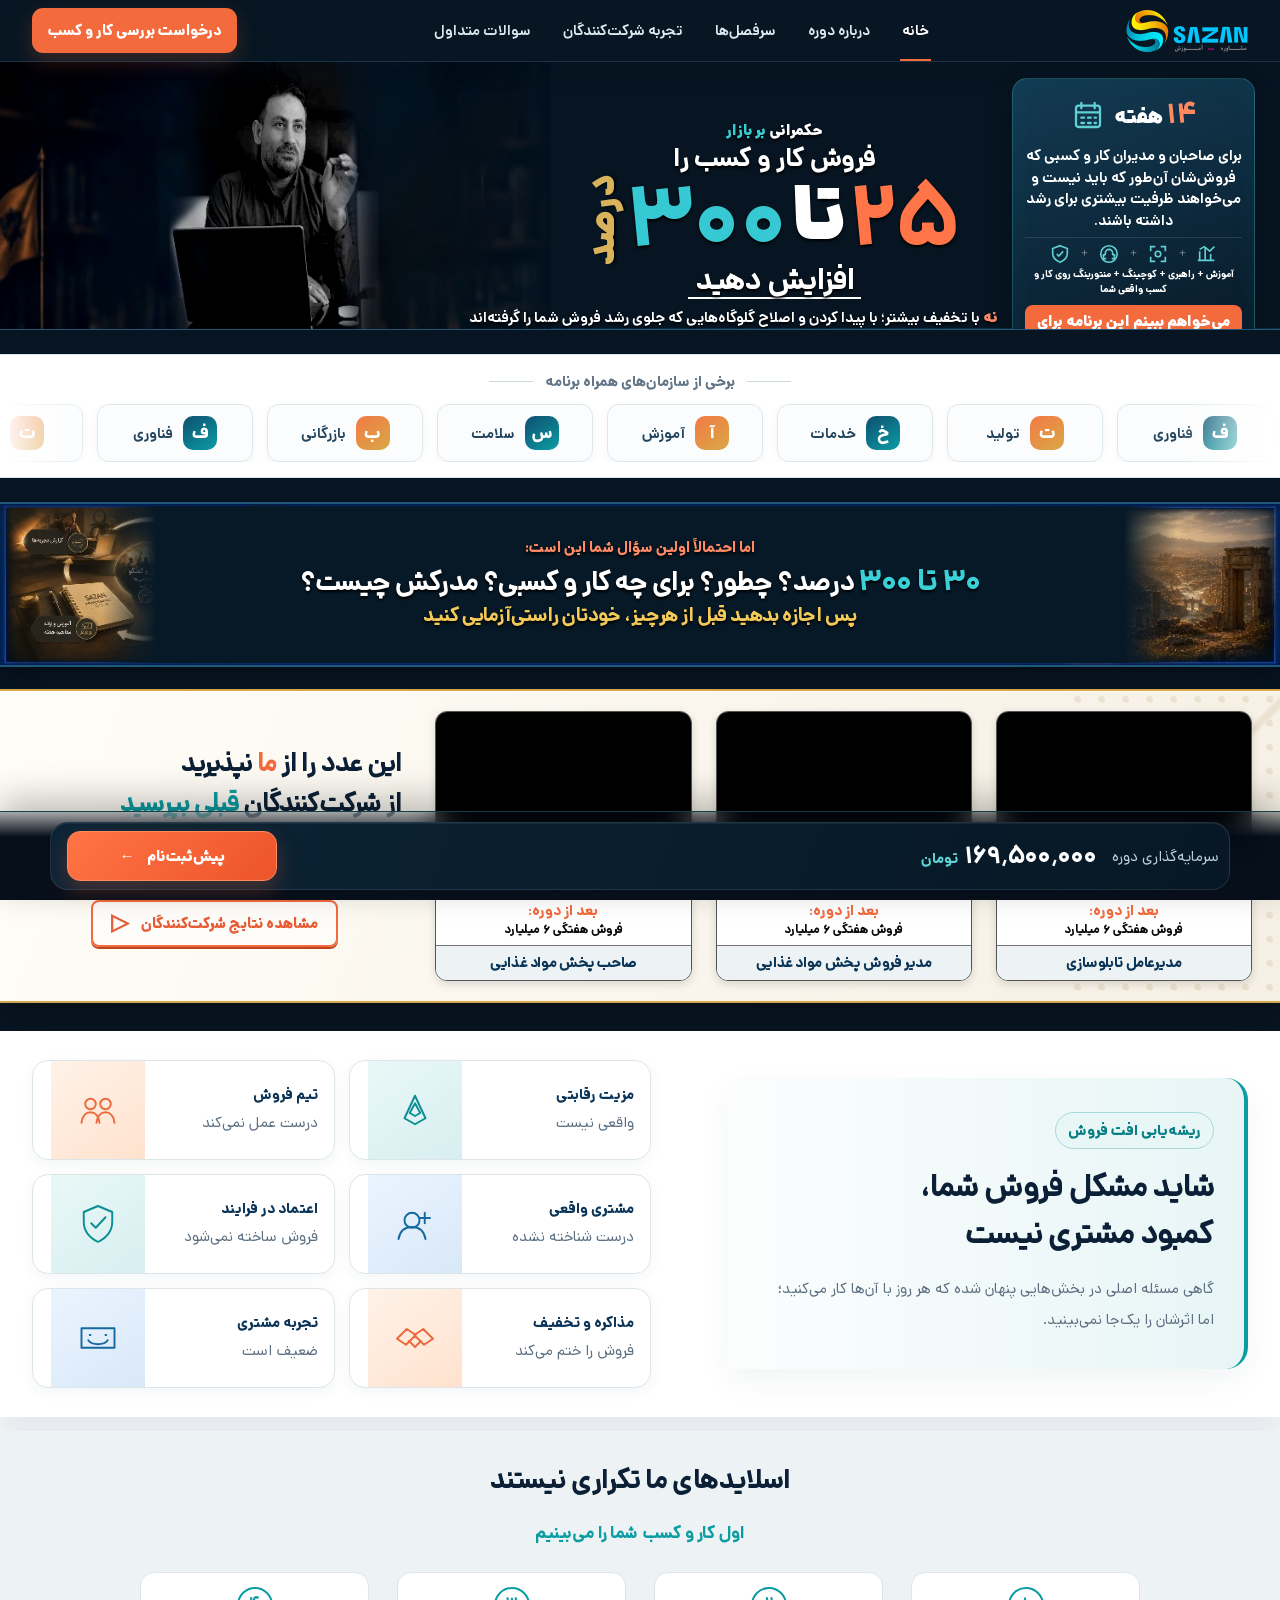
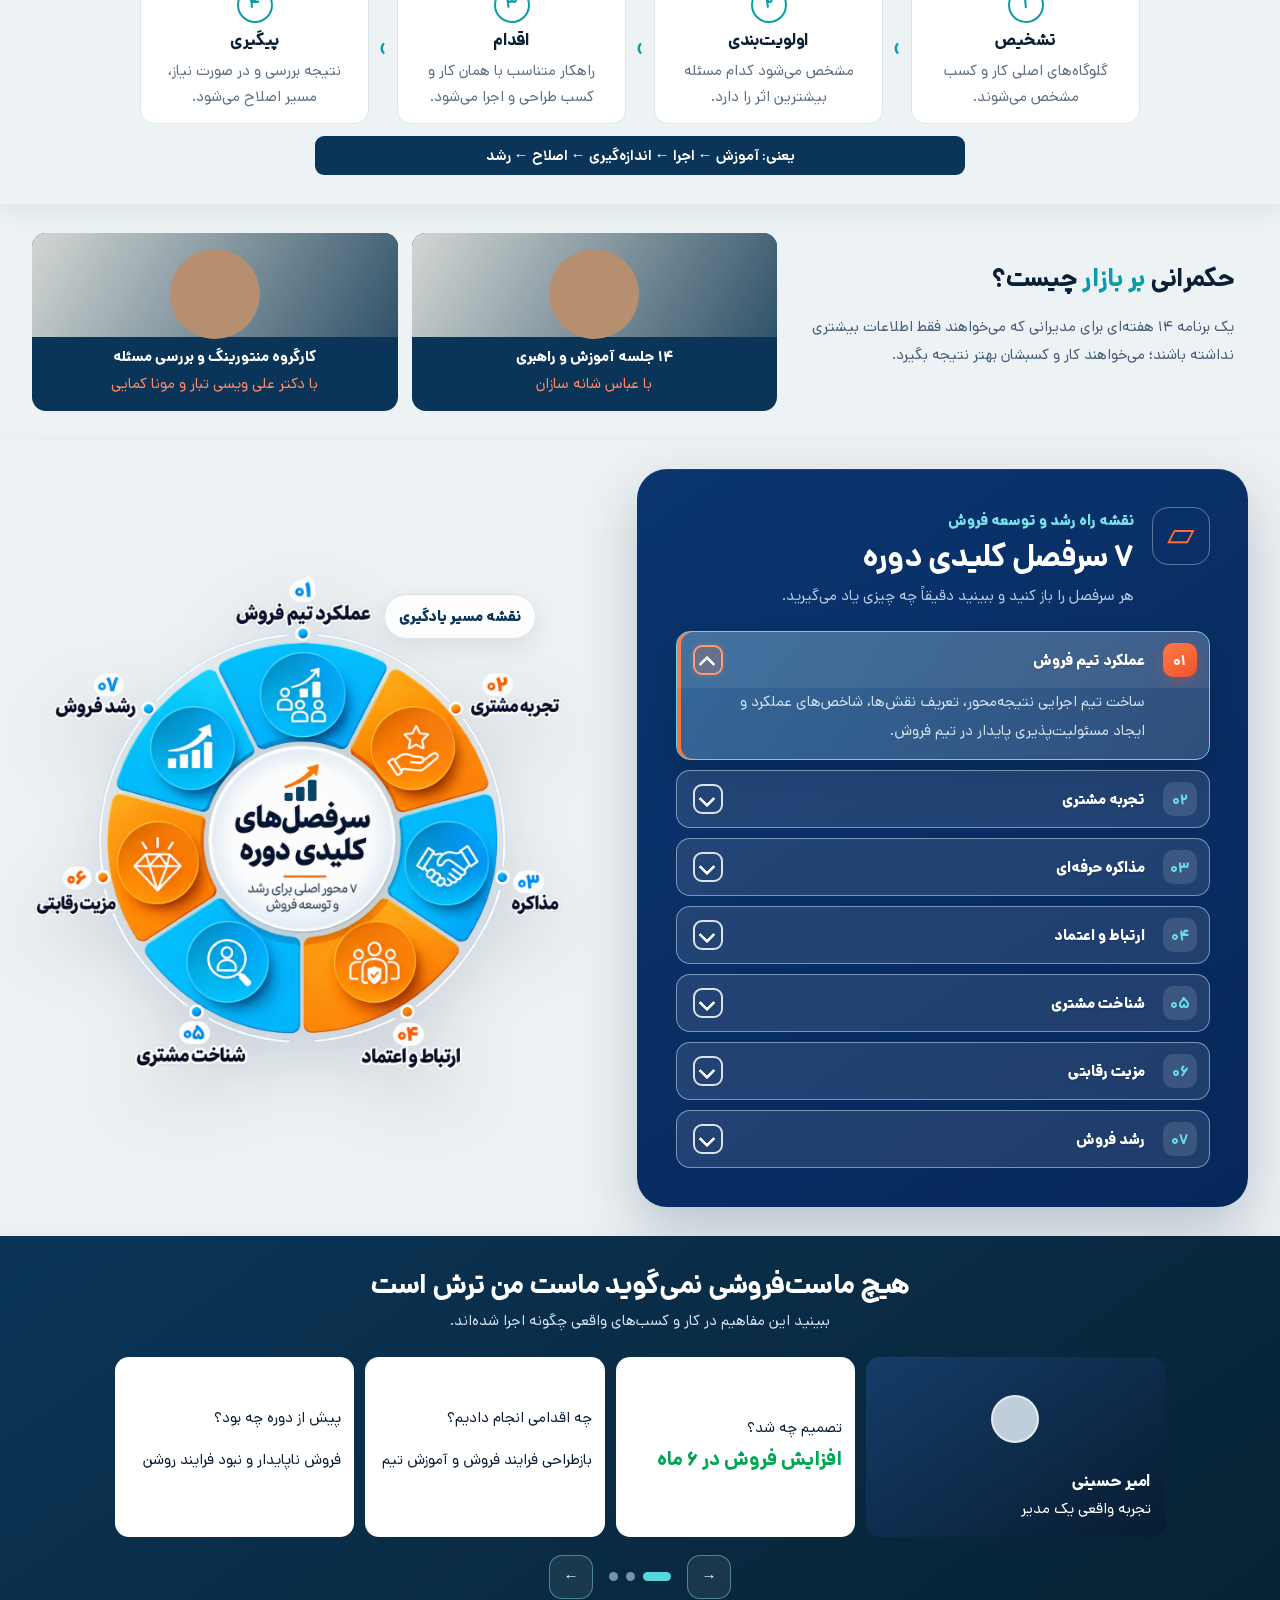
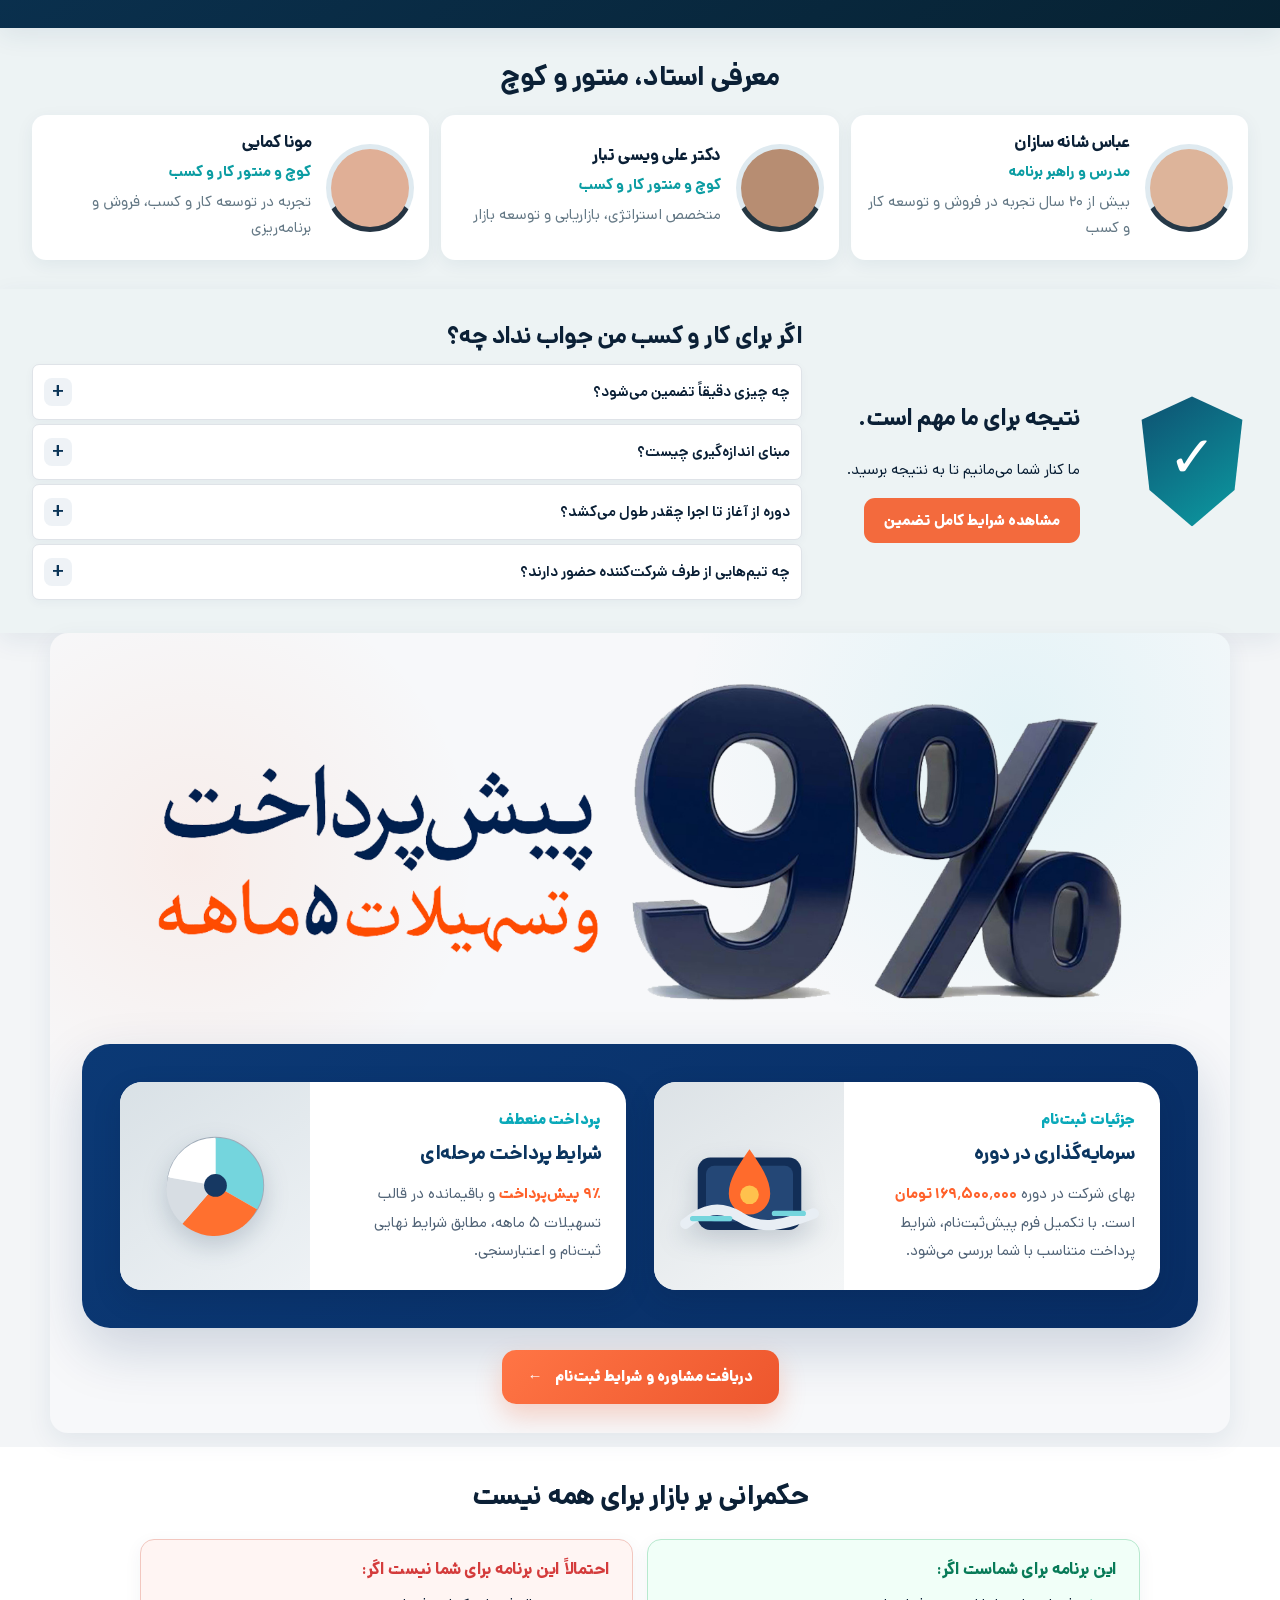
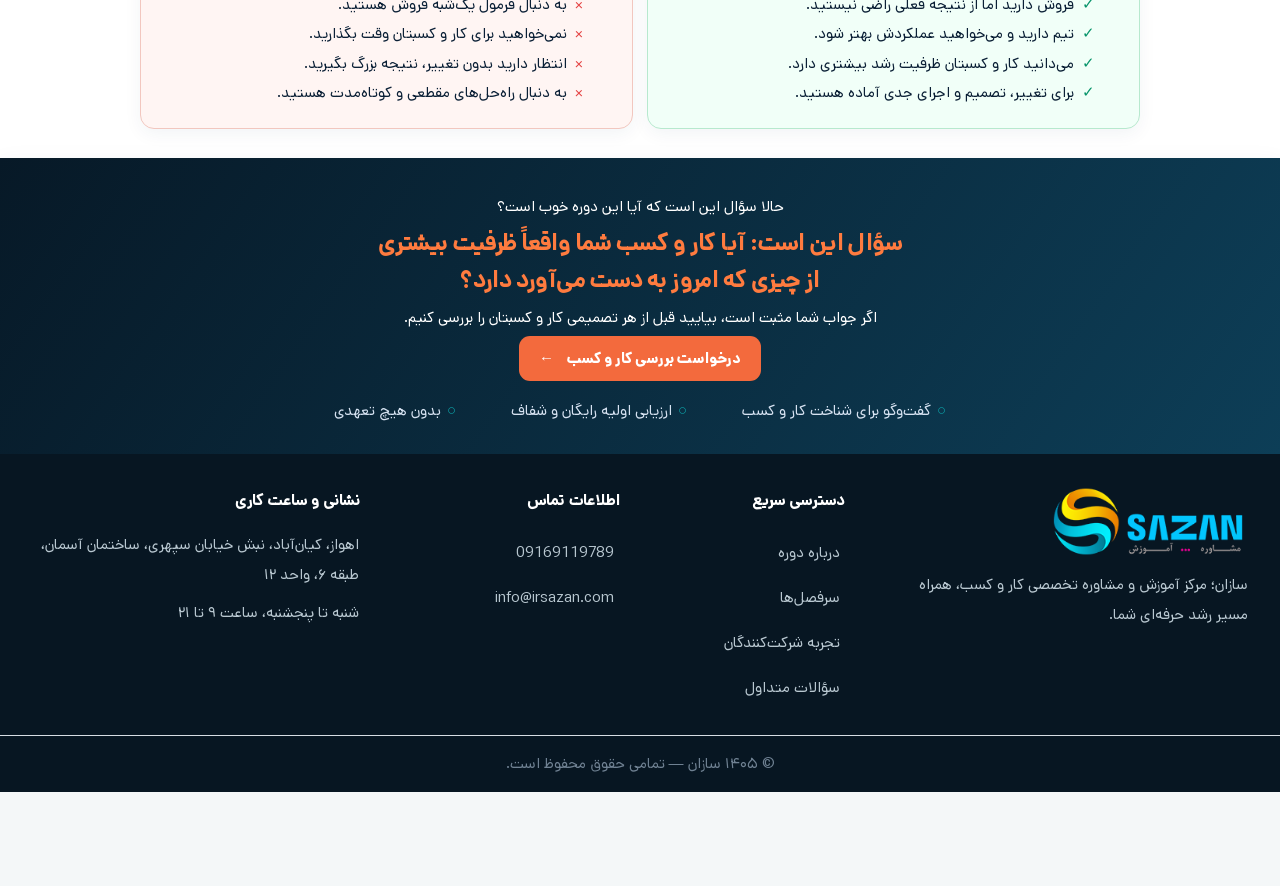
<file: tools/hokmrani-build/original/index.html>
<!doctype html>
<html lang="fa" dir="rtl">
<head>
  <meta charset="utf-8">
  <meta name="viewport" content="width=device-width,initial-scale=1">
  <meta name="description" content="صفحه معرفی برنامه حکمرانی بر بازار">
  <title>حکمرانی بر بازار | رشد پایدار فروش</title>
  <link rel="stylesheet" href="style.css?v=47">
</head>
<body class="is-version-4" data-design-version="2">
  <a class="skip-link" href="#main-content">رفتن به محتوای اصلی</a>
  <div class="scroll-progress" aria-hidden="true"><span></span></div>
  <svg class="svg-sprite" aria-hidden="true">
    <symbol id="i-logo" viewBox="0 0 24 24"><path d="M4 20V10h3v10H4Zm6 0V4h3v16h-3Zm6 0V7h3v13h-3Z"/><path d="M3 21h18" fill="none" stroke="currentColor" stroke-width="1.7"/></symbol>
    <symbol id="i-menu" viewBox="0 0 24 24"><path d="M4 7h16M4 12h16M4 17h16" fill="none" stroke="currentColor" stroke-width="2" stroke-linecap="round"/></symbol>
    <symbol id="i-chart" viewBox="0 0 24 24"><path d="M4 19V9m6 10V5m6 14v-7m4 7H2" fill="none" stroke="currentColor" stroke-width="1.8"/><path d="m4 7 5-3 6 5 5-5" fill="none" stroke="currentColor" stroke-width="1.8"/></symbol>
    <symbol id="i-shield" viewBox="0 0 24 24"><path d="M12 3 20 6v5c0 5-3.4 8.2-8 10-4.6-1.8-8-5-8-10V6l8-3Z" fill="none" stroke="currentColor" stroke-width="1.8"/><path d="m8.5 12 2.2 2.2 4.8-5" fill="none" stroke="currentColor" stroke-width="1.8"/></symbol>
    <symbol id="i-support" viewBox="0 0 24 24"><circle cx="12" cy="12" r="9" fill="none" stroke="currentColor" stroke-width="1.8"/><path d="M8 13v-2a4 4 0 0 1 8 0v2M8 13H6v4h3m7-4h2v4h-3" fill="none" stroke="currentColor" stroke-width="1.8"/></symbol>
    <symbol id="i-focus" viewBox="0 0 24 24"><circle cx="12" cy="12" r="3" fill="none" stroke="currentColor" stroke-width="1.8"/><path d="M4 9V4h5m6 0h5v5m0 6v5h-5m-6 0H4v-5" fill="none" stroke="currentColor" stroke-width="1.8"/></symbol>
    <symbol id="i-calendar" viewBox="0 0 24 24"><rect x="3" y="5" width="18" height="16" rx="2" fill="none" stroke="currentColor" stroke-width="1.7"/><path d="M7 3v4m10-4v4M3 10h18M7 14h2m3 0h2m3 0h1M7 18h2m3 0h2m3 0h1" fill="none" stroke="currentColor" stroke-width="1.7" stroke-linecap="round"/></symbol>
  </svg>
  <header class="topbar">
    <div class="container nav-wrap">
      <a class="brand" href="#top" aria-label="حکمرانی بر بازار">
        <img class="brand-v2" src="assets/logo-sazan.png" alt="لوگوی سازان" width="244" height="88">
      </a>
      <button class="menu" aria-label="باز کردن منو" aria-expanded="false"><svg><use href="#i-menu"/></svg></button>
      <nav aria-label="منوی اصلی">
        <a class="active" href="#top">خانه</a><a href="#program">درباره دوره</a><a href="#chapters">سرفصل‌ها</a><a href="#results">تجربه شرکت‌کنندگان</a><a href="#faq">سوالات متداول</a>
      </nav>
      <a class="btn btn-small" href="#assessment">درخواست بررسی کار و کسب</a>
    </div>
  </header>

  <main id="main-content">
    <div id="top" class="anchor-target" aria-hidden="true"></div>
    <div class="opening-shell">
    <section class="hero-v2-coded" aria-labelledby="hero-v2-title">
      <div class="hero-v2-photo" role="img" aria-label="مدرس برنامه در دفتر کار"></div>
      <div class="hero-v2-copy">
        <p class="hero-v2-brand">حکمرانی <span>بر بازار</span></p>
        <h1 id="hero-v2-title">فروش کار و کسب را</h1>
        <div class="hero-v2-growth" aria-label="۲۵ تا ۳۰۰ درصد"><b>۲۵</b><i>تا</i><strong>۳۰۰</strong><em>درصد</em></div>
        <h2>افزایش دهید</h2>
        <p class="hero-v2-note"><mark>نه</mark> با تخفیف بیشتر؛ با پیدا کردن و اصلاح گلوگاه‌هایی <span class="hero-note-keep">که جلوی رشد فروش شما را گرفته‌اند</span></p>
      </div>
      <aside class="hero-v2-offer" aria-label="جزئیات برنامه">
        <div class="hero-v2-duration"><span><b>۱۴</b> هفته</span><svg aria-hidden="true"><use href="#i-calendar"/></svg></div>
        <p>برای صاحبان و مدیران کار و کسبی که فروش‌شان آن‌طور که باید نیست و می‌خواهند ظرفیت بیشتری برای رشد داشته باشند.</p>
        <div class="hero-v2-icons" aria-hidden="true"><svg><use href="#i-shield"/></svg><i>＋</i><svg><use href="#i-support"/></svg><i>＋</i><svg><use href="#i-focus"/></svg><i>＋</i><svg><use href="#i-chart"/></svg></div>
        <strong>آموزش + راهبری + کوچینگ + منتورینگ روی کار و کسب واقعی شما</strong>
        <a href="#assessment">می‌خواهم ببینم این برنامه برای کار و کسب من مناسب است</a>
      </aside>
    </section>

    <section class="logo-carousel" aria-label="سازمان‌های شرکت‌کننده در برنامه">
      <div class="logo-carousel-label"><span></span><b>برخی از سازمان‌های همراه برنامه</b><span></span></div>
      <div class="logo-viewport">
        <div class="logo-track">
          <div class="logo-set">
            <div class="org-logo"><i>ف</i><span>فناوری</span></div><div class="org-logo"><i>ت</i><span>تولید</span></div><div class="org-logo"><i>خ</i><span>خدمات</span></div><div class="org-logo"><i>آ</i><span>آموزش</span></div><div class="org-logo"><i>س</i><span>سلامت</span></div><div class="org-logo"><i>ب</i><span>بازرگانی</span></div>
          </div>
          <div class="logo-set" aria-hidden="true">
            <div class="org-logo"><i>ف</i><span>فناوری</span></div><div class="org-logo"><i>ت</i><span>تولید</span></div><div class="org-logo"><i>خ</i><span>خدمات</span></div><div class="org-logo"><i>آ</i><span>آموزش</span></div><div class="org-logo"><i>س</i><span>سلامت</span></div><div class="org-logo"><i>ب</i><span>بازرگانی</span></div>
          </div>
        </div>
      </div>
    </section>

    <div id="results" class="version-stage">
        <section class="coded-question-banner" aria-labelledby="coded-question-title">
          <img src="assets/question-banner.jpg" alt="" width="1500" height="193" aria-hidden="true">
          <div class="coded-question-copy">
            <p>اما احتمالاً اولین سؤال شما این است:</p>
            <h2 id="coded-question-title"><b><span>۳۰ تا ۳۰۰</span> درصد؟ چطور؟</b> برای چه کار و کسبی؟ مدرکش چیست؟</h2>
            <strong>پس اجازه بدهید قبل از هرچیز، خودتان راستی‌آزمایی کنید</strong>
          </div>
        </section>
        <section class="coded-results" aria-labelledby="coded-results-title">
          <div class="coded-results-cards">
            <article class="coded-result-card">
              <button class="coded-result-video" type="button" aria-label="پخش تجربه مدیرعامل تابلو‌سازی"><span aria-hidden="true">▶</span></button>
              <div class="coded-result-stats"><p><b>قبل از دوره:</b><strong>فروش هفتگی ۴ میلیارد</strong></p><p><b>بعد از دوره:</b><strong>فروش هفتگی ۶ میلیارد</strong></p></div>
              <h3>مدیرعامل تابلو‌سازی</h3>
            </article>
            <article class="coded-result-card">
              <button class="coded-result-video" type="button" aria-label="پخش تجربه مدیر فروش پخش مواد غذایی"><span aria-hidden="true">▶</span></button>
              <div class="coded-result-stats"><p><b>قبل از دوره:</b><strong>فروش هفتگی ۴ میلیارد</strong></p><p><b>بعد از دوره:</b><strong>فروش هفتگی ۶ میلیارد</strong></p></div>
              <h3>مدیر فروش پخش مواد غذایی</h3>
            </article>
            <article class="coded-result-card">
              <button class="coded-result-video" type="button" aria-label="پخش تجربه صاحب پخش مواد غذایی"><span aria-hidden="true">▶</span></button>
              <div class="coded-result-stats"><p><b>قبل از دوره:</b><strong>فروش هفتگی ۴ میلیارد</strong></p><p><b>بعد از دوره:</b><strong>فروش هفتگی ۶ میلیارد</strong></p></div>
              <h3>صاحب پخش مواد غذایی</h3>
            </article>
          </div>
          <div class="coded-results-intro">
            <h2 id="coded-results-title"><span class="result-title-line">این عدد را از <em>ما</em> نپذیرید</span><span class="result-title-line">از شرکت‌کنندگان <b>قبلی بپرسید</b></span></h2>
            <p>اینجا به‌جای تعریف کردن از خودمان، نتایج را از زبان مدیرانی می‌شنوید که در این مسیر بوده‌اند.</p>
            <a href="#stories">مشاهده نتایج شرکت‌کنندگان <i aria-hidden="true">▷</i></a>
          </div>
          <button class="coded-results-next" type="button" aria-label="نتیجه بعدی">‹</button>
        </section>
    </div>
    </div>

    <section class="white-section diagnosis section-pad">
      <div class="container">
        <div class="section-title diagnosis-intro"><span class="eyebrow">ریشه‌یابی افت فروش</span><h2>شاید مشکل فروش شما، کمبود مشتری نیست</h2><p class="diagnosis-mobile-copy">گاهی فروش رشد نمی‌کند چون...</p><p class="diagnosis-desktop-copy">گاهی مسئله اصلی در بخش‌هایی پنهان شده که هر روز با آن‌ها کار می‌کنید؛ اما اثرشان را یک‌جا نمی‌بینید.</p></div>
        <div class="diagnosis-grid">
          <div class="mini-card"><span class="mini-visual visual-advantage" aria-hidden="true"><svg viewBox="0 0 64 64"><path d="M18 43 32 13l14 30-14 8-14-8Z"/><path d="m25 36 7-13 7 13-7 4-7-4Z"/></svg></span><b>مزیت رقابتی</b><p>واقعی نیست</p></div>
          <div class="mini-card"><span class="mini-visual visual-team" aria-hidden="true"><svg viewBox="0 0 64 64"><circle cx="22" cy="24" r="7"/><circle cx="42" cy="24" r="7"/><path d="M10 49c1-9 6-14 12-14s11 5 12 14M30 49c1-9 6-14 12-14s11 5 12 14"/></svg></span><b>تیم فروش</b><p>درست عمل نمی‌کند</p></div>
          <div class="mini-card"><span class="mini-visual visual-customer" aria-hidden="true"><svg viewBox="0 0 64 64"><circle cx="28" cy="27" r="10"/><path d="M10 52c2-11 8-16 18-16s16 5 18 16M45 17v14m-7-7h14"/></svg></span><b>مشتری واقعی</b><p>درست شناخته نشده</p></div>
          <div class="mini-card"><span class="mini-visual visual-trust" aria-hidden="true"><svg viewBox="0 0 64 64"><path d="M32 8 51 16v13c0 12-7 21-19 27-12-6-19-15-19-27V16l19-8Z"/><path d="m23 31 6 6 13-14"/></svg></span><b>اعتماد در فرایند</b><p>فروش ساخته نمی‌شود</p></div>
          <div class="mini-card"><span class="mini-visual visual-negotiate" aria-hidden="true"><svg viewBox="0 0 64 64"><path d="m8 33 13-13 12 8-13 13L8 33Zm48 0L43 20l-12 8 13 13 12-8Z"/><path d="m24 36 8 8 8-8"/></svg></span><b>مذاکره و تخفیف</b><p>فروش را ختم می‌کند</p></div>
          <div class="mini-card"><span class="mini-visual visual-experience" aria-hidden="true"><svg viewBox="0 0 64 64"><path d="M10 45V19h44v26H10Z"/><path d="M19 35c5 7 21 7 26 0M21 28h1m20 0h1"/></svg></span><b>تجربه مشتری</b><p>ضعیف است</p></div>
        </div>
      </div>
    </section>

    <section class="roadmap dark-section section-pad">
      <div class="container"><div class="section-title light"><h2>اسلایدهای ما تکراری نیستند</h2><h3><span>اول کار و کسب شما را می‌بینیم</span></h3></div>
        <div class="steps">
          <article><b>۱</b><h3>تشخیص</h3><p>گلوگاه‌های اصلی کار و کسب مشخص می‌شوند.</p></article><i>‹</i>
          <article><b>۲</b><h3>اولویت‌بندی</h3><p>مشخص می‌شود کدام مسئله بیشترین اثر را دارد.</p></article><i>‹</i>
          <article><b>۳</b><h3>اقدام</h3><p>راهکار متناسب با همان کار و کسب طراحی و اجرا می‌شود.</p></article><i>‹</i>
          <article><b>۴</b><h3>پیگیری</h3><p>نتیجه بررسی و در صورت نیاز، مسیر اصلاح می‌شود.</p></article>
        </div>
        <p class="process">یعنی: آموزش ← اجرا ← اندازه‌گیری ← اصلاح ← رشد</p>
      </div>
    </section>

    <section id="program" class="program white-section section-pad">
      <div class="container program-grid">
        <div><h2>حکمرانی <span>بر بازار</span> چیست؟</h2><p>یک برنامه ۱۴ هفته‌ای برای مدیرانی که می‌خواهند فقط اطلاعات بیشتری نداشته باشند؛ می‌خواهند کار و کسبشان بهتر نتیجه بگیرد.</p></div>
        <article class="media-card"><div class="media-photo teacher-bg"></div><b>۱۴ جلسه آموزش و راهبری</b><span>با عباس شانه سازان</span></article>
        <article class="media-card"><div class="media-photo board-bg"></div><b>کارگروه منتورینگ و بررسی مسئله</b><span>با دکتر علی ویسی تبار و مونا کمایی</span></article>
      </div>
    </section>

    <section id="chapters" class="chapters dark-section section-pad">
      <div class="container chapters-showcase">
        <figure class="chapters-visual">
          <span>نقشه مسیر یادگیری</span>
          <img src="assets/chapter-wheel.png" alt="هفت محور کلیدی دوره شامل عملکرد تیم فروش، تجربه مشتری، مذاکره، ارتباط و اعتماد، شناخت مشتری، مزیت رقابتی و رشد فروش" width="1536" height="1536" loading="lazy">
        </figure>
        <div class="chapters-panel">
          <header class="chapters-heading"><span aria-hidden="true">▱</span><div><small>نقشه راه رشد و توسعه فروش</small><h2>۷ سرفصل کلیدی دوره</h2><p>هر سرفصل را باز کنید و ببینید دقیقاً چه چیزی یاد می‌گیرید.</p></div></header>
          <div class="chapter-accordion">
            <details open><summary><b>۰۱</b><span>عملکرد تیم فروش</span><i aria-hidden="true"></i></summary><div><p>ساخت تیم اجرایی نتیجه‌محور، تعریف نقش‌ها، شاخص‌های عملکرد و ایجاد مسئولیت‌پذیری پایدار در تیم فروش.</p></div></details>
            <details><summary><b>۰۲</b><span>تجربه مشتری</span><i aria-hidden="true"></i></summary><div><p>طراحی یک تجربه منسجم و به‌یادماندنی که اعتماد مشتری را افزایش دهد و او را به خرید دوباره ترغیب کند.</p></div></details>
            <details><summary><b>۰۳</b><span>مذاکره حرفه‌ای</span><i aria-hidden="true"></i></summary><div><p>شناخت منافع طرفین، مدیریت اعتراض‌ها و نهایی‌کردن معامله بدون وابستگی دائمی به تخفیف.</p></div></details>
            <details><summary><b>۰۴</b><span>ارتباط و اعتماد</span><i aria-hidden="true"></i></summary><div><p>ساخت اعتبار، ایجاد گفت‌وگوی مؤثر و تبدیل ارتباط‌های پراکنده به یک فرایند اعتمادساز.</p></div></details>
            <details><summary><b>۰۵</b><span>شناخت مشتری</span><i aria-hidden="true"></i></summary><div><p>شناسایی مشتری واقعی، کشف نیازهای پنهان و بخش‌بندی بازار بر اساس رفتار و ارزش اقتصادی.</p></div></details>
            <details><summary><b>۰۶</b><span>مزیت رقابتی</span><i aria-hidden="true"></i></summary><div><p>ساخت پیشنهادی متمایز و قابل دفاع که پاسخ روشنی به این سؤال بدهد: چرا مشتری باید ما را انتخاب کند؟</p></div></details>
            <details><summary><b>۰۷</b><span>رشد فروش</span><i aria-hidden="true"></i></summary><div><p>تشخیص گلوگاه‌های اصلی فروش و طراحی یک مسیر سنجش‌پذیر برای رشد پایدار و سودآور.</p></div></details>
          </div>
        </div>
      </div>
    </section>

    <section id="stories" class="stories dark-section section-pad">
      <div class="container"><div class="section-title light"><h2>هیچ ماست‌فروشی نمی‌گوید ماست من ترش است</h2><p>ببینید این مفاهیم در کار و کسب‌های واقعی چگونه اجرا شده‌اند.</p></div>
        <div class="story-carousel" aria-roledescription="کاروسل" aria-label="تجربه شرکت‌کنندگان">
          <div class="story-slides" aria-live="polite">
            <div class="story-grid story-slide is-active" data-story-slide aria-label="تجربه ۱ از ۳">
              <article class="story-video"><button aria-label="پخش تجربه امیر حسینی"><svg><use href="#i-play"/></svg></button><h3>امیر حسینی</h3><p>تجربه واقعی یک مدیر</p></article>
              <article class="quote"><small>تصمیم چه شد؟</small><strong>افزایش فروش در ۶ ماه</strong></article>
              <article class="quote"><small>چه اقدامی انجام دادیم؟</small><p>بازطراحی فرایند فروش و آموزش تیم</p></article>
              <article class="quote"><small>پیش از دوره چه بود؟</small><p>فروش ناپایدار و نبود فرایند روشن</p></article>
            </div>
            <div class="story-grid story-slide" data-story-slide aria-label="تجربه ۲ از ۳" hidden>
              <article class="story-video story-video-2"><button aria-label="پخش تجربه سارا شمس"><svg><use href="#i-play"/></svg></button><h3>سارا شمس</h3><p>مدیر فروش مجموعه پوشاک</p></article>
              <article class="quote"><small>تصمیم چه شد؟</small><strong>رشد ۹۵٪ فروش در ۵ ماه</strong></article>
              <article class="quote"><small>چه اقدامی انجام دادیم؟</small><p>طراحی تجربه مشتری و استانداردسازی پیگیری</p></article>
              <article class="quote"><small>پیش از دوره چه بود؟</small><p>ریزش مشتری و پیگیری نامنظم سرنخ‌ها</p></article>
            </div>
            <div class="story-grid story-slide" data-story-slide aria-label="تجربه ۳ از ۳" hidden>
              <article class="story-video story-video-3"><button aria-label="پخش تجربه علی رضایی"><svg><use href="#i-play"/></svg></button><h3>علی رضایی</h3><p>مدیر صنایع غذایی</p></article>
              <article class="quote"><small>تصمیم چه شد؟</small><strong>رشد ۳۳۰٪ فروش در ۸ ماه</strong></article>
              <article class="quote"><small>چه اقدامی انجام دادیم؟</small><p>بازتعریف کانال‌های فروش و نظام مدیریت تیم</p></article>
              <article class="quote"><small>پیش از دوره چه بود؟</small><p>وابستگی فروش به مدیر و نبود شاخص عملکرد</p></article>
            </div>
          </div>
          <div class="story-controls">
            <button type="button" data-story-prev aria-label="تجربه قبلی">→</button>
            <div class="story-dots" role="tablist" aria-label="انتخاب تجربه">
              <button type="button" class="is-active" data-story-dot="0" aria-label="تجربه اول" aria-selected="true"></button>
              <button type="button" data-story-dot="1" aria-label="تجربه دوم" aria-selected="false"></button>
              <button type="button" data-story-dot="2" aria-label="تجربه سوم" aria-selected="false"></button>
            </div>
            <button type="button" data-story-next aria-label="تجربه بعدی">←</button>
          </div>
        </div>
      </div>
    </section>

    <section id="teachers" class="teachers white-section section-pad">
      <div class="container"><div class="section-title"><h2>معرفی استاد، منتور و کوچ</h2></div><div class="teacher-grid">
        <article><div class="avatar av1"></div><div><h3>عباس شانه سازان</h3><b>مدرس و راهبر برنامه</b><p>بیش از ۲۰ سال تجربه در فروش و توسعه کار و کسب</p></div></article>
        <article><div class="avatar av2"></div><div><h3>دکتر علی ویسی تبار</h3><b>کوچ و منتور کار و کسب</b><p>متخصص استراتژی، بازاریابی و توسعه بازار</p></div></article>
        <article><div class="avatar av3"></div><div><h3>مونا کمایی</h3><b>کوچ و منتور کار و کسب</b><p>تجربه در توسعه کار و کسب، فروش و برنامه‌ریزی</p></div></article>
      </div></div>
    </section>

    <section class="guarantee white-section section-pad">
      <div class="container guarantee-grid"><div class="shield" aria-hidden="true">✓</div><div><h2>نتیجه برای ما مهم است.</h2><p>ما کنار شما می‌مانیم تا به نتیجه برسید.</p><a class="btn blue" href="#contact">مشاهده شرایط کامل تضمین</a></div>
      <div id="faq" class="faq"><h2>اگر برای کار و کسب من جواب نداد چه؟</h2>
        <details><summary>چه چیزی دقیقاً تضمین می‌شود؟</summary><p>کیفیت آموزش، جلسات راهبری و همراهی در اجرای برنامه طبق شرایط اعلام‌شده تضمین می‌شود.</p></details>
        <details><summary>مبنای اندازه‌گیری چیست؟</summary><p>شاخص‌های فروش و عملکرد، پیش از شروع ثبت و در طول برنامه پایش می‌شوند.</p></details>
        <details><summary>دوره از آغاز تا اجرا چقدر طول می‌کشد؟</summary><p>برنامه اصلی ۱۴ هفته است و مسیر پیگیری متناسب با نیاز کار و کسب ادامه پیدا می‌کند.</p></details>
        <details><summary>چه تیم‌هایی از طرف شرکت‌کننده حضور دارند؟</summary><p>مدیرعامل، مدیر فروش و اعضای کلیدی تیم بر اساس مسئله اصلی سازمان مشارکت می‌کنند.</p></details>
      </div></div>
    </section>

    <section class="investment-section white-section section-pad" aria-labelledby="investment-title">
      <div class="container investment-wrap">
        <header class="investment-hero">
          <h2 id="investment-title" class="sr-only">۹ درصد پیش‌پرداخت و تسهیلات پنج ماهه</h2>
          <img src="assets/nine-percent.png" alt="۹ درصد پیش‌پرداخت و تسهیلات پنج ماهه" width="1428" height="523" loading="lazy">
        </header>
        <div class="investment-box">
          <article class="investment-card">
            <div class="investment-icon" aria-hidden="true"><svg viewBox="0 0 140 120"><rect x="20" y="32" width="100" height="70" rx="12" fill="#122e57"/><rect x="28" y="40" width="84" height="54" rx="8" fill="#244776"/><path d="M70 24c11 16 20 29 20 43a20 20 0 0 1-40 0c0-14 9-27 20-43Z" fill="#ff6b2c"/><circle cx="70" cy="68" r="9" fill="#ffc14d"/><path d="M8 96c18-15 34-18 52-7 18 12 37 11 72-3" fill="none" stroke="#e8eef4" stroke-width="10" stroke-linecap="round"/><path d="M15 91h36M94 86h28" stroke="#74d5dd" stroke-width="5" stroke-linecap="round"/></svg></div>
            <div><span>جزئیات ثبت‌نام</span><h3>سرمایه‌گذاری در دوره</h3><p>بهای شرکت در دوره <b>۱۶۹٬۵۰۰٬۰۰۰ تومان</b> است. با تکمیل فرم پیش‌ثبت‌نام، شرایط پرداخت متناسب با شما بررسی می‌شود.</p></div>
          </article>
          <article class="investment-card">
            <div class="investment-icon installment" aria-hidden="true"><svg viewBox="0 0 140 120"><circle cx="70" cy="59" r="46" fill="#eaf0f4" stroke="#9eabb8" stroke-width="2"/><path d="M70 59V13A46 46 0 0 1 110 82Z" fill="#74d5dd"/><path d="M70 59 110 82a46 46 0 0 1-72 14Z" fill="#ff702f"/><path d="M70 59 38 96A46 46 0 0 1 24 51Z" fill="#d7dde3"/><path d="M70 59 24 51A46 46 0 0 1 70 13Z" fill="#fff"/><circle cx="70" cy="59" r="11" fill="#163862"/></svg></div>
            <div><span>پرداخت منعطف</span><h3>شرایط پرداخت مرحله‌ای</h3><p><b>۹٪ پیش‌پرداخت</b> و باقیمانده در قالب تسهیلات ۵ ماهه، مطابق شرایط نهایی ثبت‌نام و اعتبارسنجی.</p></div>
          </article>
        </div>
        <button class="investment-cta" type="button" data-open-enrollment>دریافت مشاوره و شرایط ثبت‌نام <span aria-hidden="true">←</span></button>
      </div>
    </section>

    <section class="fit white-section section-pad"><div class="container"><div class="section-title"><h2>حکمرانی بر بازار برای همه نیست</h2></div><div class="fit-grid">
      <article class="yes"><h3>این برنامه برای شماست اگر:</h3><ul><li>فروش دارید اما از نتیجه فعلی راضی نیستید.</li><li>تیم دارید و می‌خواهید عملکردش بهتر شود.</li><li>می‌دانید کار و کسبتان ظرفیت رشد بیشتری دارد.</li><li>برای تغییر، تصمیم و اجرای جدی آماده هستید.</li></ul></article>
      <article class="no"><h3>احتمالاً این برنامه برای شما نیست اگر:</h3><ul><li>به دنبال فرمول یک‌شبه فروش هستید.</li><li>نمی‌خواهید برای کار و کسبتان وقت بگذارید.</li><li>انتظار دارید بدون تغییر، نتیجه بزرگ بگیرید.</li><li>به دنبال راه‌حل‌های مقطعی و کوتاه‌مدت هستید.</li></ul></article>
    </div></div></section>

    <section id="assessment" class="final-cta"><div class="container"><p>حالا سؤال این است که آیا این دوره خوب است؟</p><h2>سؤال این است: آیا کار و کسب شما واقعاً ظرفیت بیشتری<br>از چیزی که امروز به دست می‌آورد دارد؟</h2><p>اگر جواب شما مثبت است، بیایید قبل از هر تصمیمی کار و کسبتان را بررسی کنیم.</p><a class="btn" href="#contact">درخواست بررسی کار و کسب <span>←</span></a><div class="cta-notes"><span>گفت‌وگو برای شناخت کار و کسب</span><span>ارزیابی اولیه رایگان و شفاف</span><span>بدون هیچ تعهدی</span></div></div></section>
  </main>

  <footer id="contact">
    <div class="container footer-grid">
      <div class="footer-brand">
        <a class="footer-logo-link" href="#top" aria-label="بازگشت به ابتدای صفحه">
          <img class="footer-logo" src="assets/logo-sazan-full.png" alt="لوگوی کامل سازان" width="244" height="88">
        </a>
        <p>سازان؛ مرکز آموزش و مشاوره تخصصی کار و کسب، همراه مسیر رشد حرفه‌ای شما.</p>
      </div>
      <div class="footer-links">
        <h3>دسترسی سریع</h3>
        <a href="#program">درباره دوره</a>
        <a href="#chapters">سرفصل‌ها</a>
        <a href="#results">تجربه شرکت‌کنندگان</a>
        <a href="#faq">سؤالات متداول</a>
      </div>
      <div class="footer-contact">
        <h3>اطلاعات تماس</h3>
        <a href="tel:+989169119789" dir="ltr">09169119789</a>
        <a href="mailto:info@irsazan.com" dir="ltr">info@irsazan.com</a>
      </div>
      <div class="footer-address">
        <h3>نشانی و ساعت کاری</h3>
        <address>اهواز، کیان‌آباد، نبش خیابان سپهری، ساختمان آسمان، طبقه ۶، واحد ۱۲</address>
        <p>شنبه تا پنجشنبه، ساعت ۹ تا ۲۱</p>
      </div>
    </div>
    <div class="copyright">© ۱۴۰۵ سازان — تمامی حقوق محفوظ است.</div>
  </footer>
  <button class="back-to-top" type="button" aria-label="بازگشت به بالای صفحه"><span>↑</span></button>
  <aside class="enrollment-bar" aria-label="پیش ثبت‌نام دوره">
    <div class="enrollment-bar__inner">
      <div class="enrollment-price"><span>سرمایه‌گذاری دوره</span><strong><bdi>۱۶۹٬۵۰۰٬۰۰۰</bdi> <small>تومان</small></strong></div>
      <button class="enrollment-open" type="button" data-open-enrollment>پیش‌ثبت‌نام <span aria-hidden="true">←</span></button>
    </div>
  </aside>

  <div class="enrollment-modal" data-enrollment-modal hidden>
    <div class="enrollment-backdrop" data-close-enrollment></div>
    <section class="enrollment-dialog" role="dialog" aria-modal="true" aria-labelledby="enrollment-title" tabindex="-1">
      <button class="enrollment-close" type="button" data-close-enrollment aria-label="بستن فرم">×</button>
      <div class="enrollment-dialog__head">
        <span class="enrollment-eyebrow">گام اول برای یک تصمیم مطمئن</span>
        <h2 id="enrollment-title">فرم پیش‌ثبت‌نام</h2>
        <p>اطلاعات اولیه را وارد کنید تا همکاران ما برای هماهنگی و ارائه جزئیات با شما تماس بگیرند.</p>
      </div>
      <form class="enrollment-form" novalidate>
        <label><span>نام و نام خانوادگی</span><input name="fullName" type="text" autocomplete="name" placeholder="مثلاً علی محمدی" required></label>
        <label><span>شماره تلفن</span><input name="phone" type="tel" inputmode="numeric" autocomplete="tel" dir="ltr" placeholder="0912 123 4567" pattern="09[0-9]{9}" required></label>
        <label><span>شغل / سمت</span><input name="job" type="text" autocomplete="organization-title" placeholder="مثلاً مدیرعامل" required></label>
        <label><span>تعداد پرسنل</span><input name="staffCount" type="number" inputmode="numeric" min="1" max="100000" placeholder="مثلاً ۲۰" required></label>
        <p class="enrollment-error" role="alert" aria-live="polite"></p>
        <button class="enrollment-submit" type="submit">ثبت درخواست پیش‌ثبت‌نام <span aria-hidden="true">←</span></button>
        <small class="enrollment-privacy">اطلاعات شما محرمانه می‌ماند و فقط برای هماهنگی دوره استفاده می‌شود.</small>
      </form>
      <div class="enrollment-success" aria-live="polite" hidden><span>✓</span><h3>درخواست شما ثبت شد</h3><p>برای هماهنگی اولیه با شما تماس می‌گیریم.</p><button type="button" data-close-enrollment>متوجه شدم</button></div>
    </section>
  </div>
  <script src="script.js?v=10"></script>
</body>
</html>
</file>
<file: landing/hokmrani-bar-bazar/assets/css/style.css>
/* ==========================================================================
   دوره جامع حکمرانی بر بازار — لندینگ
   هم‌راستا با هویت بصری سازان: primary #00b6f1 · secondary #f7941d · base #000014
   ========================================================================== */

:root{
  --primary:#00b6f1;
  --primary-2:#4ad1ff;
  --secondary:#f7941d;
  --bg:#000014;
  --bg-2:#03041b;
  --bg-3:#060826;
  --text:#eaf2f8;
  --muted:#93a4b3;
  --glass:rgba(255,255,255,.045);
  --glass-2:rgba(255,255,255,.07);
  --border:rgba(255,255,255,.10);
  --border-2:rgba(0,182,241,.45);
  --grad:linear-gradient(135deg,#00b6f1 0%,#4ad1ff 40%,#f7941d 100%);
  --grad-soft:linear-gradient(135deg,rgba(0,182,241,.18),rgba(247,148,29,.14));
  --radius:20px;
  --radius-sm:14px;
  --blur:blur(18px) saturate(150%);
  --shadow:0 18px 50px rgba(0,0,0,.55), inset 0 1px 0 rgba(255,255,255,.06);
  --glow:0 0 0 1px rgba(0,182,241,.25), 0 10px 40px rgba(0,182,241,.22);
  --maxw:1180px;
  --header-h:72px;
}

*,*::before,*::after{box-sizing:border-box}

html{scroll-behavior:smooth;scroll-padding-top:calc(var(--header-h) + 16px)}
@media (prefers-reduced-motion:reduce){html{scroll-behavior:auto}}

body{
  margin:0;
  background:var(--bg);
  color:var(--text);
  font-family:"Vazirmatn","IRANSans","Segoe UI",Tahoma,sans-serif;
  font-size:16px;
  line-height:2;
  direction:rtl;
  text-align:right;
  -webkit-font-smoothing:antialiased;
  overflow-x:hidden;
}

img{max-width:100%;display:block}
a{color:inherit;text-decoration:none}
h1,h2,h3,h4{margin:0 0 14px;line-height:1.65;color:#fff;font-weight:800}
p{margin:0 0 14px}
ul,ol{margin:0;padding:0;list-style:none}
b,strong{font-weight:800;color:#fff}
.mb0{margin-bottom:0}

.skip-link{
  position:absolute;right:-9999px;top:8px;z-index:200;
  background:var(--primary);color:#00131c;padding:10px 18px;border-radius:10px;font-weight:800;
}
.skip-link:focus{right:16px}

:focus-visible{outline:2px solid var(--primary);outline-offset:3px;border-radius:8px}

.wrap{width:100%;max-width:var(--maxw);margin:0 auto;padding:0 20px}
.wrap-narrow{max-width:880px}

.grad{
  background:var(--grad);-webkit-background-clip:text;background-clip:text;
  color:transparent;
}

/* ───────────────── header ───────────────── */
.site-header{
  position:sticky;top:0;z-index:100;
  height:var(--header-h);
  background:rgba(0,0,20,.55);
  -webkit-backdrop-filter:var(--blur);backdrop-filter:var(--blur);
  border-bottom:1px solid transparent;
  transition:background .3s, border-color .3s, box-shadow .3s;
}
.site-header.scrolled{
  background:rgba(0,0,20,.86);
  border-bottom-color:var(--border);
  box-shadow:0 10px 40px rgba(0,0,0,.5);
}
.header-inner{display:flex;align-items:center;gap:18px;height:var(--header-h)}

.brand{display:flex;align-items:center;gap:10px;flex-shrink:0}
.brand-mark{width:34px;height:34px;display:block}
.brand-mark svg{width:100%;height:100%}
.brand-txt{display:flex;flex-direction:column;line-height:1.35}
.brand-txt b{font-size:15px;font-weight:900;color:#fff}
.brand-txt i{font-size:11px;font-style:normal;color:var(--muted)}

.nav{display:flex;align-items:center;gap:4px;margin-inline-start:auto}
.nav a{
  padding:8px 12px;border-radius:10px;font-size:14px;font-weight:600;color:var(--muted);
  transition:color .2s,background .2s;
}
.nav a:hover{color:#fff;background:var(--glass-2)}

.header-cta{flex-shrink:0}

.nav-toggle{
  display:none;width:42px;height:42px;border:1px solid var(--border);border-radius:12px;
  background:var(--glass);cursor:pointer;padding:0;
  flex-direction:column;align-items:center;justify-content:center;gap:5px;
}
.nav-toggle span{display:block;width:18px;height:2px;background:#fff;border-radius:2px;transition:.25s}
.nav-toggle[aria-expanded="true"] span:nth-child(1){transform:translateY(7px) rotate(45deg)}
.nav-toggle[aria-expanded="true"] span:nth-child(2){opacity:0}
.nav-toggle[aria-expanded="true"] span:nth-child(3){transform:translateY(-7px) rotate(-45deg)}

/* ───────────────── buttons ───────────────── */
.btn{
  display:inline-flex;align-items:center;justify-content:center;gap:8px;
  padding:13px 26px;border-radius:14px;border:1px solid transparent;
  font-family:inherit;font-size:15px;font-weight:800;cursor:pointer;
  transition:transform .2s, box-shadow .25s, background .25s, color .25s, border-color .25s;
  text-align:center;
}
.btn-primary{
  background:var(--grad);color:#00121c;
  box-shadow:0 10px 30px rgba(0,182,241,.28);
}
.btn-primary:hover{transform:translateY(-2px);box-shadow:0 16px 44px rgba(0,182,241,.42)}
.btn-ghost{
  background:var(--glass);color:#fff;border-color:var(--border);
  -webkit-backdrop-filter:var(--blur);backdrop-filter:var(--blur);
}
.btn-ghost:hover{border-color:var(--border-2);background:var(--glass-2);transform:translateY(-2px)}
.btn-sm{padding:9px 18px;font-size:13px;border-radius:12px}
.btn-lg{padding:16px 34px;font-size:16px}
.btn-block{width:100%}

/* ───────────────── hero ───────────────── */
.hero{position:relative;padding:clamp(60px,10vw,120px) 0 clamp(50px,8vw,90px);overflow:hidden}
.hero-glow{
  position:absolute;inset:-30% -10% auto -10%;height:120%;pointer-events:none;
  background:
    radial-gradient(45% 45% at 78% 18%, rgba(0,182,241,.28), transparent 70%),
    radial-gradient(40% 40% at 20% 30%, rgba(247,148,29,.18), transparent 70%);
  filter:blur(20px);
}
.hero-grid{
  position:absolute;inset:0;pointer-events:none;opacity:.35;
  background-image:
    linear-gradient(rgba(255,255,255,.045) 1px, transparent 1px),
    linear-gradient(90deg, rgba(255,255,255,.045) 1px, transparent 1px);
  background-size:64px 64px;
  -webkit-mask-image:radial-gradient(70% 60% at 50% 30%, #000 0%, transparent 80%);
  mask-image:radial-gradient(70% 60% at 50% 30%, #000 0%, transparent 80%);
}
.hero-inner{position:relative;text-align:center}

.eyebrow{
  display:inline-block;margin-bottom:18px;padding:7px 16px;border-radius:999px;
  border:1px solid var(--border);background:var(--grad-soft);
  font-size:12px;font-weight:700;letter-spacing:.14em;text-transform:uppercase;
  color:var(--primary-2);direction:ltr;
}

.hero-title{
  font-size:clamp(34px,6.2vw,68px);font-weight:900;line-height:1.35;letter-spacing:-.5px;
  margin-bottom:20px;
}
.hero-title .grad{display:block}

.hero-lead{
  font-size:clamp(17px,2.4vw,24px);font-weight:600;color:#dbe7f0;line-height:2;
  max-width:760px;margin:0 auto 18px;
}
.hero-desc{
  font-size:clamp(14px,1.7vw,17px);color:var(--muted);max-width:780px;margin:0 auto 34px;
}

.hero-actions{display:flex;flex-wrap:wrap;gap:14px;justify-content:center;margin-bottom:52px}

.hero-stats{
  display:grid;grid-template-columns:repeat(4,1fr);gap:14px;max-width:900px;margin:0 auto;
}
.hero-stats li{
  padding:20px 12px;border-radius:var(--radius);
  background:var(--glass);border:1px solid var(--border);
  -webkit-backdrop-filter:var(--blur);backdrop-filter:var(--blur);
  box-shadow:var(--shadow);
}
.hero-stats b{
  display:block;font-size:clamp(24px,3.4vw,34px);font-weight:900;line-height:1.4;
  background:var(--grad);-webkit-background-clip:text;background-clip:text;color:transparent;
}
.hero-stats b.no-count{font-size:clamp(18px,2.4vw,24px)}
.hero-stats span{display:block;font-size:12.5px;color:var(--muted);line-height:1.7}

/* ───────────────── sections ───────────────── */
.section{padding:clamp(56px,7vw,96px) 0;position:relative}
.section-alt{background:linear-gradient(180deg,transparent,var(--bg-2) 12%,var(--bg-2) 88%,transparent)}

.sec-head{text-align:center;max-width:820px;margin:0 auto clamp(32px,4vw,52px)}
.sec-title{font-size:clamp(24px,3.6vw,40px);font-weight:900;line-height:1.5;margin-bottom:12px}
.sec-sub{color:var(--muted);font-size:clamp(14px,1.7vw,17px);margin:0}
.sub-head{
  text-align:center;font-size:clamp(19px,2.6vw,26px);font-weight:800;
  margin:clamp(36px,5vw,56px) 0 26px;
}

/* ───────────────── card ───────────────── */
.card{
  position:relative;padding:26px 26px 24px;border-radius:var(--radius);
  background:var(--glass);border:1px solid var(--border);
  -webkit-backdrop-filter:var(--blur);backdrop-filter:var(--blur);
  box-shadow:var(--shadow);overflow:hidden;
  transition:border-color .3s, transform .3s, box-shadow .3s;
}
.card::before{
  content:"";position:absolute;inset:0 0 auto 0;height:1px;
  background:linear-gradient(90deg,transparent,rgba(0,182,241,.6),rgba(247,148,29,.5),transparent);
  opacity:.6;
}
.card-accent{border-color:var(--border-2);box-shadow:var(--glow)}
.card-h{font-size:17px;font-weight:800;margin-bottom:14px}
.card-foot{margin:14px 0 0;color:var(--secondary);font-weight:700;font-size:14.5px}

/* ───────────────── facts ───────────────── */
.facts-grid{display:grid;grid-template-columns:repeat(2,1fr);gap:20px}
.fact-tag{
  display:inline-block;font-size:12px;font-weight:800;letter-spacing:.18em;color:var(--secondary);
  margin-bottom:10px;
}
.fact-title{font-size:clamp(20px,2.5vw,26px);font-weight:900;margin-bottom:20px}
.fact-block{
  padding:16px 18px;border-radius:var(--radius-sm);background:rgba(255,255,255,.03);
  border:1px solid var(--border);margin-bottom:14px;
}
.fact-block:last-child{margin-bottom:0}
.fact-block h3{font-size:16px;font-weight:800;margin-bottom:6px;display:flex;align-items:center;gap:9px}
.fact-block p{font-size:14.5px;color:var(--muted);margin-bottom:0}
.fact-block p + p{margin-top:8px}
.who{color:#cfe0ec !important;font-size:14px !important}
.dot{width:9px;height:9px;border-radius:50%;flex-shrink:0}
.dot-blue{background:var(--primary);box-shadow:0 0 12px rgba(0,182,241,.8)}
.dot-orange{background:var(--secondary);box-shadow:0 0 12px rgba(247,148,29,.8)}

.chips{display:flex;flex-wrap:wrap;gap:8px;margin-bottom:18px}
.chip{
  padding:7px 15px;border-radius:999px;font-size:13px;font-weight:700;
  background:var(--grad-soft);border:1px solid var(--border);color:#dff1fb;
}

.quote{
  margin:16px 0;padding:14px 18px;border-radius:var(--radius-sm);
  border-inline-start:3px solid var(--primary);
  background:rgba(0,182,241,.07);
  font-size:16px;font-weight:700;color:#fff;
}
.quote-lg{font-size:clamp(17px,2.3vw,22px);text-align:center;border-inline-start:0;border-top:3px solid var(--primary)}

/* ───────────────── flow ───────────────── */
.flow{
  display:grid;grid-template-columns:repeat(6,1fr);gap:12px;position:relative;margin-bottom:34px;
}
.flow::before{
  content:"";position:absolute;top:30px;right:6%;left:6%;height:2px;
  background:linear-gradient(270deg,rgba(0,182,241,.7),rgba(247,148,29,.5));
  opacity:.5;
}
.flow li{position:relative;text-align:center;z-index:1}
.flow-n{
  display:flex;align-items:center;justify-content:center;
  width:48px;height:48px;margin:6px auto 12px;border-radius:50%;
  background:var(--bg-3);border:1px solid var(--border-2);
  font-weight:900;font-size:16px;color:var(--primary);
  box-shadow:0 0 0 6px rgba(0,0,20,.9), 0 8px 26px rgba(0,182,241,.25);
}
.flow-t{display:block;font-size:13.5px;font-weight:700;color:#dbe7f0;line-height:1.7}

.path-note{max-width:760px;margin:0 auto;text-align:center;color:var(--muted)}
.gap-pair{
  display:flex;flex-wrap:wrap;align-items:center;justify-content:center;gap:12px;margin-top:18px;
}
.gap-a,.gap-b{
  padding:11px 20px;border-radius:999px;font-weight:800;font-size:14.5px;
  border:1px solid var(--border);background:var(--glass);
}
.gap-a{color:#cfd9e3}
.gap-b{color:#00121c;background:var(--grad);border-color:transparent}
.gap-arrow{color:var(--primary);font-size:22px;font-weight:900}

/* ───────────────── questions ───────────────── */
.qgrid{display:grid;grid-template-columns:repeat(4,1fr);gap:12px;margin-bottom:40px}
.qgrid li{
  padding:18px 16px;border-radius:var(--radius-sm);
  background:var(--glass);border:1px solid var(--border);
  font-size:14.5px;font-weight:600;color:#dbe7f0;line-height:1.9;
  transition:border-color .25s, transform .25s, background .25s;
}
.qgrid li:hover{border-color:var(--border-2);transform:translateY(-3px);background:var(--glass-2)}

.pivot{
  max-width:860px;margin:0 auto;text-align:center;padding:32px 26px;border-radius:var(--radius);
  background:var(--grad-soft);border:1px solid var(--border-2);box-shadow:var(--glow);
}
.pivot-pre{color:var(--muted);font-size:15px}
.pivot-q{font-size:clamp(19px,3vw,30px);font-weight:900;line-height:1.8;color:#fff;margin:16px 0}
.pivot-post{margin:0;color:#cfe0ec;font-size:15px}

/* ───────────────── why ───────────────── */
.why-grid{display:grid;grid-template-columns:1fr 1fr;gap:20px;margin-bottom:34px}

.list li{position:relative;padding-inline-start:26px;margin-bottom:10px;font-size:14.5px;color:#cfd9e3;line-height:1.9}
.list li:last-child{margin-bottom:0}
.list li::before{position:absolute;inset-inline-start:0;top:0}
.list-neutral li::before{content:"—";color:var(--muted)}
.list-deep li::before{content:"◂";color:var(--secondary);font-size:14px}
.list-check li::before{content:"✓";color:var(--primary);font-weight:900}
.list-x li::before{content:"✕";color:#e2607a;font-weight:900;font-size:13px}
.list-dot li::before{content:"•";color:var(--primary);font-size:20px;line-height:1.3}

.big-line{
  max-width:840px;margin:0 auto;text-align:center;font-size:clamp(16px,2.2vw,21px);
  line-height:2;color:#cfe0ec;
}

/* ───────────────── modules ───────────────── */
.modules{display:grid;grid-template-columns:repeat(2,1fr);gap:20px}
.module{padding-top:30px}
.mod-n{
  position:absolute;top:16px;inset-inline-start:22px;
  font-size:34px;font-weight:900;line-height:1;direction:ltr;
  color:transparent;-webkit-text-stroke:1px rgba(0,182,241,.35);opacity:.85;
}
.mod-cat{
  display:inline-block;margin-bottom:10px;padding:5px 13px;border-radius:999px;
  font-size:12px;font-weight:800;color:var(--secondary);
  background:rgba(247,148,29,.10);border:1px solid rgba(247,148,29,.28);
}
.mod-title{font-size:clamp(17px,2.1vw,21px);font-weight:900;margin-bottom:14px}
.module p{font-size:14.5px;color:#c3d0da;line-height:2}
.module .list{margin:12px 0 14px}
.mod-punch{
  margin:16px 0 0;padding-top:14px;border-top:1px dashed var(--border);
  color:#fff !important;font-weight:700;font-size:14.5px !important;
}

/* ───────────────── difference / people ───────────────── */
.diff{max-width:900px;margin:0 auto;text-align:center;padding:36px 28px}
.diff .sec-title{margin-bottom:16px}
.diff p{color:#c3d0da}
.people{display:grid;grid-template-columns:repeat(3,1fr);gap:14px;margin:26px 0 22px}
.person{
  padding:18px 14px;border-radius:var(--radius-sm);
  background:rgba(255,255,255,.03);border:1px solid var(--border);
}
.person-role{display:block;font-size:12px;color:var(--secondary);font-weight:800;margin-bottom:6px}
.person-name{display:block;font-size:16.5px;font-weight:900;color:#fff;margin-bottom:4px}
.person-meta{display:block;font-size:12.5px;color:var(--muted)}

/* ───────────────── scan ───────────────── */
.scan{max-width:860px;margin:0 auto 10px;text-align:center}
.scan p{color:#c3d0da}
.scan-tags{display:flex;flex-wrap:wrap;gap:10px;justify-content:center;margin-bottom:22px}
.scan-tags li{
  padding:9px 18px;border-radius:999px;font-size:14px;font-weight:700;color:#dbe7f0;
  background:var(--glass);border:1px solid var(--border);
}

.grid-3{display:grid;grid-template-columns:repeat(3,1fr);gap:18px;margin-bottom:40px}
.feature{padding:24px 22px}
.feat-ico{
  display:flex;align-items:center;justify-content:center;
  width:46px;height:46px;border-radius:14px;margin-bottom:14px;font-size:21px;
  background:var(--grad-soft);border:1px solid var(--border);
}
.feature h4{font-size:16px;font-weight:800;margin-bottom:8px;line-height:1.8}
.feature p{margin:0;font-size:14px;color:var(--muted);line-height:1.95}

/* ───────────────── layers ───────────────── */
.layers{display:grid;grid-template-columns:1fr 1fr;gap:20px}
.layer{padding:30px 26px}
.layer-1{border-color:rgba(0,182,241,.3)}
.layer-2{border-color:rgba(247,148,29,.3)}
.layer-badge{
  display:inline-block;padding:6px 15px;border-radius:999px;font-size:12px;font-weight:800;
  background:rgba(0,182,241,.12);border:1px solid rgba(0,182,241,.35);color:var(--primary-2);
  margin-bottom:12px;
}
.badge-orange{background:rgba(247,148,29,.12);border-color:rgba(247,148,29,.35);color:var(--secondary)}
.layer-title{font-size:clamp(20px,2.6vw,26px);font-weight:900;margin-bottom:12px}
.layer-lead{font-size:16px;font-weight:800;color:#fff;line-height:2;margin-bottom:16px}
.layer p{color:#c3d0da;font-size:14.5px}

.mini-flow{counter-reset:mf;display:grid;gap:9px;margin-top:12px}
.mini-flow li{
  counter-increment:mf;position:relative;padding:11px 52px 11px 16px;
  border-radius:var(--radius-sm);background:rgba(255,255,255,.03);border:1px solid var(--border);
  font-size:14.5px;font-weight:700;color:#dbe7f0;
}
.mini-flow li::before{
  content:counter(mf);position:absolute;inset-inline-start:14px;top:50%;transform:translateY(-50%);
  width:26px;height:26px;border-radius:50%;display:flex;align-items:center;justify-content:center;
  background:rgba(247,148,29,.15);border:1px solid rgba(247,148,29,.4);
  color:var(--secondary);font-size:12.5px;font-weight:900;
}

/* ───────────────── fit ───────────────── */
.fit-list{display:grid;grid-template-columns:1fr 1fr;gap:14px;max-width:1000px;margin:0 auto}
.fit-list li{
  position:relative;padding:18px 56px 18px 20px;border-radius:var(--radius-sm);
  background:var(--glass);border:1px solid var(--border);
  font-size:14.5px;color:#cfd9e3;line-height:1.95;
  transition:border-color .25s, background .25s, transform .25s;
}
.fit-list li::before{
  content:"✓";position:absolute;inset-inline-start:18px;top:18px;
  width:24px;height:24px;border-radius:50%;display:flex;align-items:center;justify-content:center;
  background:var(--grad);color:#00121c;font-size:13px;font-weight:900;
}
.fit-list li:hover{border-color:var(--border-2);background:var(--glass-2);transform:translateY(-3px)}

/* ───────────────── results ───────────────── */
.grid-4{display:grid;grid-template-columns:repeat(4,1fr);gap:18px}
.result{padding:24px 22px}
.res-n{
  display:block;font-size:13px;font-weight:900;letter-spacing:.1em;direction:ltr;
  color:var(--primary);margin-bottom:10px;
}
.result h4{font-size:15.5px;font-weight:800;margin-bottom:8px;line-height:1.8}
.result p{margin:0;font-size:13.5px;color:var(--muted);line-height:1.95}

/* ───────────────── summary ───────────────── */
.summary{max-width:900px;margin:0 auto;text-align:center;padding:36px 28px}
.summary-list{
  display:grid;grid-template-columns:1fr 1fr;gap:10px;text-align:right;margin-top:24px;
}
.summary-list li{
  padding:14px 44px 14px 16px;border-radius:var(--radius-sm);
  background:rgba(255,255,255,.03);border:1px solid var(--border);margin:0;
  font-size:14.5px;color:#dbe7f0;
}
.summary-list li::before{inset-inline-start:16px;top:14px}

/* ───────────────── CTA ───────────────── */
.cta{position:relative;padding:clamp(60px,8vw,100px) 0;overflow:hidden;background:var(--bg-2)}
.cta-glow{
  position:absolute;inset:0;pointer-events:none;
  background:
    radial-gradient(50% 60% at 15% 20%, rgba(0,182,241,.20), transparent 70%),
    radial-gradient(45% 55% at 85% 80%, rgba(247,148,29,.16), transparent 70%);
}
.cta-inner{position:relative;display:grid;grid-template-columns:1.05fr .95fr;gap:34px;align-items:start}
.cta-title{font-size:clamp(26px,4vw,42px);font-weight:900;line-height:1.45;margin-bottom:16px}
.cta-lead{font-size:clamp(16px,2.1vw,20px);font-weight:700;color:#dbe7f0;line-height:2;margin-bottom:20px}
.cta-copy p{color:#c3d0da;font-size:15px}
.cta-meta{display:flex;flex-wrap:wrap;gap:10px;margin-bottom:22px}
.cta-meta li{
  padding:9px 17px;border-radius:999px;font-size:13.5px;font-weight:700;color:#dff1fb;
  background:var(--glass);border:1px solid var(--border);
}

/* ───────────────── form ───────────────── */
.form{padding:30px 26px;position:sticky;top:calc(var(--header-h) + 20px)}
.form-title{font-size:20px;font-weight:900;margin-bottom:20px;text-align:center}
.field{margin-bottom:15px}
.field label{display:block;font-size:13.5px;font-weight:700;color:#dbe7f0;margin-bottom:7px}
.field label span{color:var(--secondary)}
.field input,.field textarea{
  width:100%;padding:13px 15px;border-radius:var(--radius-sm);
  background:rgba(0,0,20,.55);border:1px solid var(--border);
  color:#fff;font-family:inherit;font-size:14.5px;line-height:1.9;
  transition:border-color .2s, box-shadow .2s, background .2s;
}
.field textarea{resize:vertical;min-height:88px}
.field input::placeholder,.field textarea::placeholder{color:#5f7183}
.field input:focus,.field textarea:focus{
  outline:none;border-color:var(--primary);background:rgba(0,0,20,.75);
  box-shadow:0 0 0 3px rgba(0,182,241,.18);
}
.field.invalid input,.field.invalid textarea{border-color:#e2607a;box-shadow:0 0 0 3px rgba(226,96,122,.15)}
.err{display:block;min-height:0;color:#e2607a;font-size:12.5px;margin-top:5px}
.form-hint{margin:12px 0 0;font-size:12.5px;color:var(--muted);text-align:center;line-height:1.9}
.form-ok{
  margin:14px 0 0;padding:12px 16px;border-radius:var(--radius-sm);text-align:center;
  background:rgba(0,182,241,.12);border:1px solid var(--border-2);color:#dff1fb;
  font-size:14px;font-weight:700;
}

/* ───────────────── FAQ ───────────────── */
.faq{display:grid;gap:12px}
.faq-item{
  border-radius:var(--radius-sm);background:var(--glass);border:1px solid var(--border);
  overflow:hidden;transition:border-color .25s, background .25s;
}
.faq-item.open{border-color:var(--border-2);background:var(--glass-2)}
.faq-q{
  width:100%;display:flex;align-items:center;justify-content:space-between;gap:16px;
  padding:18px 20px;background:none;border:0;cursor:pointer;
  font-family:inherit;font-size:15px;font-weight:700;color:#fff;text-align:right;line-height:1.9;
}
.faq-q i{
  flex-shrink:0;width:26px;height:26px;border-radius:50%;position:relative;
  border:1px solid var(--border-2);background:rgba(0,182,241,.10);transition:transform .3s;
}
.faq-q i::before,.faq-q i::after{
  content:"";position:absolute;top:50%;left:50%;transform:translate(-50%,-50%);
  background:var(--primary);border-radius:2px;
}
.faq-q i::before{width:11px;height:2px}
.faq-q i::after{width:2px;height:11px;transition:opacity .25s, transform .25s}
.faq-item.open .faq-q i{transform:rotate(180deg)}
.faq-item.open .faq-q i::after{opacity:0}
.faq-a{display:grid;grid-template-rows:0fr;transition:grid-template-rows .32s ease}
.faq-item.open .faq-a{grid-template-rows:1fr}
.faq-a > div{overflow:hidden}
.faq-a p{padding:0 20px;margin:0 0 12px;font-size:14.5px;color:#c3d0da;line-height:2}
.faq-a .list{padding:0 20px 8px}
.faq-a > div > *:last-child{margin-bottom:18px}
.link{color:var(--primary);font-weight:800}
.link:hover{color:var(--primary-2)}

/* ───────────────── footer ───────────────── */
.site-footer{border-top:1px solid var(--border);background:var(--bg-2);padding:44px 0 24px}
.footer-inner{display:flex;flex-wrap:wrap;gap:26px;justify-content:space-between;align-items:flex-start}
.footer-brand{max-width:420px}
.footer-brand b{display:block;font-size:17px;font-weight:900;margin-bottom:8px}
.footer-brand p{margin:0;font-size:14px;color:var(--muted);line-height:1.95}
.footer-nav{display:flex;flex-wrap:wrap;gap:8px 18px;align-items:flex-start}
.footer-nav a{font-size:14px;color:var(--muted);font-weight:600;transition:color .2s}
.footer-nav a:hover{color:var(--primary)}
.footer-bottom{
  margin-top:28px;padding-top:18px;border-top:1px solid var(--border);
  font-size:12.5px;color:#6d7d8c;text-align:center;
}

/* ───────────────── mobile sticky CTA + to top ───────────────── */
.mobile-cta{
  display:none;position:fixed;inset:auto 0 0 0;z-index:90;padding:10px 14px;
  background:rgba(0,0,20,.9);-webkit-backdrop-filter:var(--blur);backdrop-filter:var(--blur);
  border-top:1px solid var(--border);
}
.to-top{
  position:fixed;inset:auto auto 22px 22px;z-index:95;
  width:46px;height:46px;border-radius:50%;cursor:pointer;
  background:var(--glass);border:1px solid var(--border-2);color:var(--primary);
  font-size:19px;font-weight:900;
  -webkit-backdrop-filter:var(--blur);backdrop-filter:var(--blur);
  opacity:0;visibility:hidden;transform:translateY(12px);
  transition:opacity .3s, transform .3s, visibility .3s, background .25s;
}
.to-top.show{opacity:1;visibility:visible;transform:none}
.to-top:hover{background:var(--glass-2)}

/* ───────────────── reveal ───────────────── */
.reveal{opacity:0;transform:translateY(22px);transition:opacity .6s ease, transform .6s ease}
.reveal.in{opacity:1;transform:none}
@media (prefers-reduced-motion:reduce){
  .reveal{opacity:1;transform:none;transition:none}
  .btn,.card,.qgrid li,.fit-list li{transition:none}
}

/* ───────────────── responsive ───────────────── */
@media (max-width:1040px){
  .qgrid{grid-template-columns:repeat(2,1fr)}
  .grid-4{grid-template-columns:repeat(2,1fr)}
  .grid-3{grid-template-columns:repeat(2,1fr)}
  .cta-inner{grid-template-columns:1fr}
  .form{position:static}
}

@media (max-width:900px){
  .nav{
    position:fixed;inset:var(--header-h) 0 auto 0;
    flex-direction:column;align-items:stretch;gap:2px;padding:14px 20px 20px;
    background:rgba(0,0,20,.97);-webkit-backdrop-filter:var(--blur);backdrop-filter:var(--blur);
    border-bottom:1px solid var(--border);
    transform:translateY(-14px);opacity:0;visibility:hidden;pointer-events:none;
    transition:opacity .25s, transform .25s, visibility .25s;
    max-height:calc(100vh - var(--header-h));overflow-y:auto;
  }
  .nav.open{transform:none;opacity:1;visibility:visible;pointer-events:auto}
  .nav a{padding:13px 12px;font-size:15px;border-bottom:1px solid rgba(255,255,255,.05)}
  .nav-toggle{display:flex;margin-inline-start:auto}
  .header-cta{display:none}

  .facts-grid,.why-grid,.modules,.layers,.fit-list,.summary-list{grid-template-columns:1fr}
  .flow{grid-template-columns:repeat(3,1fr);gap:16px}
  .flow::before{display:none}
  .people{grid-template-columns:1fr}
  .hero-stats{grid-template-columns:repeat(2,1fr)}
  .mobile-cta{display:block}
  body{padding-bottom:74px}
  .to-top{bottom:82px;width:42px;height:42px}
}

@media (max-width:560px){
  body{font-size:15px}
  .wrap{padding:0 16px}
  .card{padding:22px 18px}
  .qgrid,.grid-4,.grid-3{grid-template-columns:1fr}
  .flow{grid-template-columns:repeat(2,1fr)}
  .hero-actions .btn{width:100%}
  .brand-txt i{display:none}
  .gap-arrow{transform:rotate(90deg)}
  .faq-q{font-size:14.5px;padding:16px}
}
</file>
<file: tools/hokmrani-build/original/style.css>
@font-face{font-family:Dana;src:url('assets/DanaVF.woff2') format('woff2');font-weight:100 1000;font-style:normal;font-display:swap}
:root{--navy:#001b30;--navy2:#002943;--cyan:#00c8f4;--blue:#0796ed;--orange:#ff9317;--white:#f8fcff;--ink:#08243b;--muted:#9bb4c6;--line:#07527a;--radius:16px;--shadow:0 15px 40px #00101d80}
*{box-sizing:border-box}html{scroll-behavior:smooth}body{margin:0;font-family:IRANSansFallback,Tahoma,Arial,sans-serif;background:#00192b;color:var(--white);line-height:1.65}a{color:inherit;text-decoration:none}button,a{transition:.2s ease}button{font:inherit}.container{width:min(1180px,calc(100% - 32px));margin:auto}.section-pad{padding:42px 0}.topbar{height:68px;background:#00182aeF;border-bottom:1px solid #075078;position:sticky;top:0;z-index:20;backdrop-filter:blur(10px)}.nav-wrap{height:100%;display:flex;align-items:center;gap:26px}.brand{font-size:22px;font-weight:800;white-space:nowrap}.brand b,.section-title span,.program span,.chapters span{color:var(--cyan)}.brand-mark{color:var(--cyan);font-size:31px;vertical-align:-3px}.nav-wrap nav{display:flex;gap:25px;margin:auto}.nav-wrap nav a{font-size:14px;color:#d8e6ef;padding:22px 2px 18px;border-bottom:3px solid transparent}.nav-wrap nav a:hover,.nav-wrap nav a.active{color:var(--orange);border-color:var(--orange)}.btn{display:inline-flex;align-items:center;justify-content:center;gap:12px;padding:12px 28px;border-radius:12px;background:linear-gradient(135deg,#ffba4c,#ff8213);color:#092238;font-weight:800;box-shadow:0 5px 16px #ff92174a;border:0}.btn:hover{transform:translateY(-2px);filter:brightness(1.06)}.btn:focus-visible,a:focus-visible,button:focus-visible,summary:focus-visible{outline:3px solid #fff;outline-offset:3px}.btn-small{padding:9px 16px;font-size:12px}.menu{display:none;background:none;border:1px solid #1f7198;color:#fff;border-radius:8px;font-size:22px}.hero{background:#00172a}.hero img{display:block;width:100%;height:auto;max-height:690px;object-fit:cover}.dark-strip{background:#002137;border-block:1px solid #0d6087}.benefit-grid{min-height:74px;display:grid;grid-template-columns:repeat(4,1fr);align-items:center}.benefit-grid div{display:flex;justify-content:center;align-items:center;gap:12px;padding:9px;border-left:1px solid #0b4c6f;font-size:14px}.benefit-grid div:last-child{border:0}.benefit-grid span{font-size:26px;color:var(--cyan)}.dark-section{background:radial-gradient(circle at 70% 30%,#07334e 0,#001b30 43%,#001426 100%)}.problem{border-bottom:1px solid #0c608c}.problem-inner{min-height:230px;display:grid;grid-template-columns:45% 55%;align-items:center}.problem-copy{text-align:center}.problem-copy p{margin:4px;color:#d7e4ec}.problem-copy h2{font-size:38px;margin:4px}.problem-copy h2 em{font-style:normal;color:var(--orange)}.problem-copy h3{font-size:23px;margin:0}.silhouette{height:230px;position:relative;overflow:hidden;background:radial-gradient(circle,#0e5378 0,transparent 55%)}.person{position:absolute;bottom:-60px;left:38%;width:110px;height:210px;background:#00101c;border-radius:55px 55px 15px 15px;box-shadow:0 0 35px #02a8de55}.silhouette i{position:absolute;color:#21aee4;font-size:55px;font-style:normal;opacity:.7}.silhouette i:nth-child(2){left:13%;top:25px}.silhouette i:nth-child(3){right:13%;top:55px}.silhouette i:nth-child(4){left:65%;top:15px}.section-title{text-align:center;margin-bottom:24px}.section-title h2{margin:0;font-size:28px}.section-title p{margin:2px 0;color:#597083}.section-title.light p{color:#b7cad7}.result-grid{display:grid;grid-template-columns:repeat(4,1fr);gap:18px}.result-card{padding:8px;background:linear-gradient(#073552,#05263d);border:1px solid #08608c;border-radius:12px;box-shadow:var(--shadow)}.portrait{height:150px;border-radius:8px;background:linear-gradient(120deg,#bfc6c6,#456171);display:grid;place-items:center;position:relative;overflow:hidden}.portrait:before,.avatar:before{content:"";width:78px;height:78px;border-radius:50%;background:#ddb49a;box-shadow:0 66px 0 20px #263948}.p2:before{background:#d9b7a4;box-shadow:0 66px 0 20px #293640}.p3:before{background:#b4937e;box-shadow:0 66px 0 20px #233440}.p4:before{background:#c49d82;box-shadow:0 66px 0 20px #2f3035}.portrait button,.story-video button{position:absolute;z-index:2;width:47px;height:47px;border-radius:50%;border:2px solid #fff9;background:#edf7ffcc;color:#174361;cursor:pointer}.result-card h3,.result-card p{margin:5px}.result-card p{font-size:12px;color:#c2d1da}.result-card strong{display:block;color:#63f5a0;font-size:30px}.result-card small{display:block;color:#d6e5ed;margin-bottom:7px}.center{text-align:center;margin-top:22px}.white-section{background:#f6fbff;color:var(--ink)}.diagnosis-grid{display:grid;grid-template-columns:repeat(7,1fr);gap:10px}.mini-card{min-height:122px;border:1px solid #c7e1f0;border-radius:12px;text-align:center;padding:18px 8px;background:white;box-shadow:0 8px 20px #103c5810}.mini-card:before{content:"◇";display:block;color:#168eee;font-size:27px}.mini-card p{margin:6px 0;font-size:13px}.steps{display:grid;grid-template-columns:1fr auto 1fr auto 1fr auto 1fr;align-items:center;gap:12px}.steps article{min-height:160px;border:1px solid #0b6a98;background:#06314c;border-radius:13px;padding:20px;text-align:center}.steps article>b{display:inline-grid;place-items:center;width:42px;height:42px;border-radius:50%;border:2px solid var(--cyan);color:var(--orange);font-size:20px}.steps article h3{margin:8px}.steps article p{margin:0;color:#c6d8e2;font-size:14px}.steps>i{font-size:40px;color:var(--cyan);font-style:normal}.process{max-width:720px;margin:18px auto 0;padding:9px;text-align:center;border-radius:9px;background:linear-gradient(#126497,#063e63);font-weight:700}.program-grid{display:grid;grid-template-columns:1.25fr 1fr 1fr;gap:22px;align-items:stretch}.program-grid>div{padding:20px}.program h2{font-size:29px;margin:0 0 10px}.media-card{background:#00233b;color:white;border-radius:13px;overflow:hidden;padding-bottom:14px;box-shadow:var(--shadow)}.media-photo{height:120px;background:linear-gradient(120deg,#d3d7d4,#31536a)}.teacher-bg:after,.board-bg:after{content:"";display:block;margin:auto;width:90px;height:90px;border-radius:50%;background:#b68e70;transform:translateY(16px)}.media-card b,.media-card span{display:block;padding:8px 16px 0}.media-card span{padding-top:0;color:var(--orange);font-size:13px}.chapter-grid{display:grid;grid-template-columns:repeat(7,1fr);gap:10px}.chapter-grid article{min-height:214px;background:linear-gradient(#073552,#03253d);border:1px solid #0876a6;border-radius:13px;padding:17px 12px;text-align:center}.chapter-grid i{font-style:normal;color:var(--cyan);font-size:25px;font-weight:800}.chapter-grid h3{font-size:16px;margin:7px 0}.chapter-grid p{font-size:12px;color:#c2d6e2;min-height:80px}.chapter-grid a{font-size:11px;color:#b8eaff}.story-grid{display:grid;grid-template-columns:1.25fr repeat(3,1fr);gap:15px}.story-video,.quote{min-height:150px;border:1px solid #3f718d;border-radius:11px;padding:16px;background:#dae9f2;color:#09283e}.story-video{position:relative;background:linear-gradient(120deg,#234f66,#0b1e2b);color:white;display:flex;flex-direction:column;justify-content:flex-end}.story-video button{top:38px;right:50%;transform:translateX(50%)}.story-video h3,.story-video p{margin:1px}.quote{display:flex;flex-direction:column;justify-content:center}.quote strong{color:#00a654;font-size:22px}.teachers .section-title{margin-bottom:18px}.teacher-grid{display:grid;grid-template-columns:repeat(3,1fr);gap:20px}.teacher-grid article{display:flex;align-items:center;gap:15px;background:#fff;border:1px solid #cee3ef;border-radius:15px;padding:18px}.avatar{width:112px;height:112px;min-width:112px;border-radius:50%;background:#dfeaf0;overflow:hidden;display:grid;place-items:center}.avatar:before{display:block}.av2:before{background:#b78d72;box-shadow:0 66px 0 20px #253742}.av3:before{background:#e0af96;box-shadow:0 66px 0 20px #253442}.teacher-grid h3{margin:0}.teacher-grid b{color:#27678c;font-size:13px}.teacher-grid p{font-size:12px;color:#657986}.guarantee{border-top:1px solid #d7e6ee}.guarantee-grid{display:grid;grid-template-columns:150px 260px 1fr;gap:25px;align-items:center}.shield{width:130px;height:150px;display:grid;place-items:center;font-size:70px;color:white;background:linear-gradient(145deg,#0cc4f2,#005aa3);clip-path:polygon(50% 0,95% 18%,88% 72%,50% 100%,12% 72%,5% 18%);filter:drop-shadow(0 12px 15px #0579b366)}.blue{background:linear-gradient(135deg,#07aef0,#0366d6);color:#fff}.faq h2{margin:0 0 10px}.faq details{background:#fff;border:1px solid #cadae4;border-radius:7px;margin:5px 0;padding:7px 12px}.faq summary{cursor:pointer;font-weight:700}.faq p{color:#526876;font-size:14px}.fit{padding-top:10px}.fit-grid{display:grid;grid-template-columns:1fr 1fr;gap:22px}.fit article{border-radius:15px;padding:18px 25px}.fit h3{margin:0}.fit li{margin:5px}.yes{background:#e8fff6;border:1px solid #5dc9a2}.yes h3{color:#087b58}.yes li::marker{content:"✓  ";color:#07946a}.no{background:#fff0f0;border:1px solid #f6a0a0}.no h3{color:#d43c3c}.no li::marker{content:"×  ";color:#e43e3e}.final-cta{padding:44px 0;text-align:center;background:linear-gradient(#00182bd8,#00182bea),radial-gradient(circle at 20% 80%,#ef941b55,transparent 28%);border-block:1px solid #0a6591}.final-cta h2{color:var(--orange);font-size:27px;margin:5px}.cta-notes{display:flex;justify-content:center;gap:55px;margin-top:25px;color:#b9d0df;font-size:13px}.cta-notes span:before{content:"○";color:var(--cyan);margin-left:6px}footer{background:#001321;padding:35px 0 15px}.footer-grid{display:grid;grid-template-columns:1.5fr 1fr 1fr 1.3fr;gap:40px}.footer-grid h3{color:var(--orange);margin:0}.footer-grid a:not(.brand){display:block;color:#b9ccda;margin:5px}.footer-grid p{color:#b7cad7;margin:5px}.copyright{border-top:1px solid #19374a;margin-top:25px;padding-top:14px;text-align:center;color:#708898;font-size:12px}
@media(max-width:1000px){.nav-wrap nav{display:none;position:absolute;top:68px;right:0;left:0;background:#00182a;padding:12px 25px;flex-direction:column;gap:0}.nav-wrap nav.open{display:flex}.nav-wrap nav a{padding:10px}.menu{display:block;margin-right:auto}.nav-wrap>.btn{display:none}.hero img{min-height:340px;object-fit:cover;object-position:center}.benefit-grid,.result-grid{grid-template-columns:repeat(2,1fr)}.diagnosis-grid{grid-template-columns:repeat(4,1fr)}.chapter-grid{grid-template-columns:repeat(4,1fr)}.teacher-grid{grid-template-columns:1fr}.guarantee-grid{grid-template-columns:140px 1fr}.faq{grid-column:1/-1}.program-grid{grid-template-columns:1fr 1fr}.program-grid>div{grid-column:1/-1}.story-grid{grid-template-columns:1fr 1fr}}
@media(max-width:640px){.section-pad{padding:30px 0}.brand{font-size:18px}.hero img{min-height:230px;object-position:center}.benefit-grid{grid-template-columns:1fr 1fr}.benefit-grid div{font-size:11px}.problem-inner{grid-template-columns:1fr}.silhouette{display:none}.problem-copy{padding:35px 5px}.problem-copy h2{font-size:30px}.section-title h2{font-size:23px}.result-grid,.program-grid,.story-grid,.fit-grid,.footer-grid{grid-template-columns:1fr}.diagnosis-grid{grid-template-columns:1fr 1fr}.steps{grid-template-columns:1fr}.steps>i{transform:rotate(-90deg);text-align:center;height:22px}.chapter-grid{display:flex;overflow-x:auto;scroll-snap-type:x mandatory}.chapter-grid article{min-width:210px;scroll-snap-align:start}.teacher-grid article{align-items:flex-start}.avatar{width:86px;height:86px;min-width:86px}.guarantee-grid{grid-template-columns:1fr;text-align:center}.shield{margin:auto}.faq{text-align:right}.cta-notes{flex-direction:column;gap:5px}.final-cta h2{font-size:22px}.topbar{height:60px}.nav-wrap nav{top:60px}}
@media(prefers-reduced-motion:reduce){*{scroll-behavior:auto!important;transition:none!important}}

/* Local typography and SVG icon system */
body,button{font-family:Dana,Tahoma,Arial,sans-serif}
.svg-sprite{position:absolute;width:0;height:0;overflow:hidden}
.brand{display:inline-flex;align-items:center;gap:7px}
.brand-mark{width:30px;height:30px;color:var(--cyan);fill:currentColor;font-size:initial;vertical-align:middle}
.menu svg{display:block;width:25px;height:25px}
.benefit-grid svg{width:27px;height:27px;min-width:27px;color:var(--cyan)}
.portrait button svg,.story-video button svg{width:23px;height:23px;display:block;margin:auto;fill:currentColor}
.mini-card:before{content:"";width:28px;height:28px;margin:0 auto 6px;background:var(--blue);mask:url("data:image/svg+xml,%3Csvg xmlns='http://www.w3.org/2000/svg' viewBox='0 0 24 24'%3E%3Cpath d='M12 3l2.2 5.4L20 10l-4.2 3.8L17 20l-5-3-5 3 1.2-6.2L4 10l5.8-1.6L12 3z' fill='none' stroke='black' stroke-width='1.7'/%3E%3C/svg%3E") center/contain no-repeat}

/* Fully coded hero — only the editorial photo remains a raster asset */
.hero{min-height:414px;background:radial-gradient(circle at 73% 35%,#063657 0,#001a30 47%,#000e1b 100%);display:grid;grid-template-columns:42% 34% 24%;direction:ltr;overflow:hidden;position:relative}
.hero:after{content:"";position:absolute;inset:0;background:linear-gradient(90deg,transparent 34%,#0016297a 45%,transparent 65%);pointer-events:none}
.hero-photo{overflow:hidden;position:relative;z-index:1}
.hero-photo img{width:100%;height:100%;min-height:0;max-height:none;object-fit:cover;object-position:left center;display:block;filter:saturate(.95) contrast(1.05)}
.hero-copy{direction:rtl;z-index:2;text-align:center;align-self:center;padding:20px 5px;color:#fff;text-shadow:0 3px 12px #000}
.hero-copy h1{font-size:31px;margin:0 0 8px}.hero-copy h1 span{color:var(--cyan)}
.hero-copy h2{font-size:34px;line-height:1.25;margin:3px 0}
.growth{height:100px;display:flex;align-items:center;justify-content:center;direction:rtl;gap:5px;filter:drop-shadow(0 7px 7px #0008)}
.growth b,.growth strong{font-size:78px;line-height:1;font-weight:950}.growth b{color:#ff9b00}.growth strong{background:linear-gradient(#02f4e6,#097ce9);-webkit-background-clip:text;background-clip:text;color:transparent}.growth em{font-size:43px;color:#fff;font-style:normal;font-weight:900}.growth i{font-size:57px;color:#ef09bb;font-style:normal;font-weight:900}
.hero-copy p{font-size:16px;color:#e5eef3;margin:12px 0 0;line-height:1.75}.hero-copy p b{color:var(--orange)}
.hero-offer{direction:rtl;z-index:2;align-self:center;margin:18px 18px 18px 28px;padding:27px 22px;border-radius:24px;background:linear-gradient(145deg,#002c4ae8,#001528e8);border:1px solid #0866c4;box-shadow:inset -1px -1px 0 #ff8d1b99,0 18px 40px #0008;text-align:center}
.duration{display:flex;align-items:center;justify-content:center;gap:13px}.duration svg{width:47px;height:47px;color:#94e8ff}.duration h2{font-size:28px;margin:0}.duration h2 b{font-size:42px;color:var(--orange)}
.hero-offer>p{font-size:17px;line-height:1.7;margin:15px 0;color:#f1f7fb}.offer-line{height:1px;background:#1a536f;margin:18px 0}
.hero-btn{display:flex;align-items:center;justify-content:center;gap:14px;background:linear-gradient(135deg,#ffc04c,#ff7b0b);color:#102637;border-radius:16px;padding:12px;font-size:16px;box-shadow:0 0 18px #f5a51b66;font-weight:600}.hero-btn:hover{filter:brightness(1.08);transform:translateY(-2px)}.hero-arrow{font-size:30px}
@media(max-width:1000px){.hero{grid-template-columns:45% 55%;min-height:520px}.hero-copy{padding:25px 18px}.hero-offer{grid-column:2;margin:0 24px 25px}.hero-photo{grid-row:1/3}.hero-copy h2{font-size:29px}.growth b,.growth strong{font-size:66px}}
@media(max-width:640px){.hero{display:flex;flex-direction:column;min-height:0}.hero-photo{height:270px;order:1}.hero-photo img{height:100%;object-position:left center}.hero-copy{order:2;padding:26px 16px}.hero-copy h1{font-size:27px}.hero-copy h2{font-size:28px}.growth{height:86px}.growth b,.growth strong{font-size:62px}.growth em{font-size:35px}.growth i{font-size:45px}.hero-copy p{font-size:14px}.hero-offer{order:3;margin:0 16px 25px;padding:22px 18px}.hero-offer>p{font-size:15px}}

/* Keep 300 vivid blue; the previous gradient became too dark inside Dana's heavy glyphs. */
.growth strong{background:none;-webkit-background-clip:border-box;background-clip:border-box;color:#08bdf2;text-shadow:0 0 14px #08bdf255,0 5px 8px #0008}

/* UX refinement layer */
:root{--surface-dark:#03263d;--surface-dark-hover:#063955;--ease:cubic-bezier(.2,.75,.25,1)}
html{scroll-padding-top:88px}body{overflow-x:hidden}.anchor-target{position:absolute;top:0}.skip-link{position:fixed;z-index:100;top:10px;right:16px;transform:translateY(-150%);padding:10px 18px;border-radius:10px;background:#fff;color:#05243a;font-weight:800}.skip-link:focus{transform:translateY(0)}
.scroll-progress{position:fixed;z-index:40;top:0;right:0;left:0;height:3px;pointer-events:none}.scroll-progress span{display:block;width:100%;height:100%;transform:scaleX(0);transform-origin:right;background:linear-gradient(90deg,var(--cyan),var(--orange));box-shadow:0 0 10px var(--cyan)}
.topbar{box-shadow:0 8px 28px #0003}.nav-wrap nav a{position:relative}.nav-wrap nav a:after{content:"";position:absolute;right:50%;bottom:12px;width:5px;height:5px;border-radius:50%;background:var(--orange);opacity:0;transform:translateX(50%) scale(0);transition:.2s var(--ease)}.nav-wrap nav a.active:after{opacity:1;transform:translateX(50%) scale(1)}
.section-pad{padding-block:clamp(44px,5.5vw,76px)}.section-title{max-width:760px;margin-inline:auto;margin-bottom:clamp(24px,3vw,36px)}.section-title h2{line-height:1.35;letter-spacing:-.025em}.section-title p{font-size:15px;margin-top:8px}
.dark-section{position:relative;isolation:isolate}.dark-section:before{content:"";position:absolute;z-index:-1;inset:0;opacity:.12;background-image:linear-gradient(#0c84b71a 1px,transparent 1px),linear-gradient(90deg,#0c84b71a 1px,transparent 1px);background-size:48px 48px;mask-image:linear-gradient(transparent,#000 25%,#000 75%,transparent)}
.result-card,.mini-card,.steps article,.media-card,.chapter-grid article,.story-grid>* ,.teacher-grid article,.fit article{transition:transform .25s var(--ease),border-color .25s ease,box-shadow .25s ease,background-color .25s ease}
.result-card:hover,.steps article:hover,.chapter-grid article:hover{transform:translateY(-6px);border-color:#12c5ef;box-shadow:0 18px 40px #00101da8,0 0 0 1px #11bdeb33}.mini-card:hover,.teacher-grid article:hover{transform:translateY(-5px);border-color:#78c7ee;box-shadow:0 18px 35px #164c6a18}.media-card:hover,.story-grid>*:hover{transform:translateY(-5px);box-shadow:0 20px 42px #00101d8f}.fit article:hover{transform:translateY(-4px);box-shadow:0 16px 35px #133d5214}
.result-card{padding:10px}.result-card strong{letter-spacing:-.04em}.result-card small{opacity:.9}.mini-card{display:flex;flex-direction:column;justify-content:center}.chapter-grid article{display:flex;flex-direction:column}.chapter-grid article a{margin-top:auto;display:inline-flex;align-items:center;justify-content:center;min-height:38px;border-radius:8px;background:#0a496b;color:#d9f6ff}.chapter-grid article a:hover{background:#0a638e;color:#fff}
.btn,.hero-btn{min-height:48px;cursor:pointer}.btn:active,.hero-btn:active{transform:translateY(1px);box-shadow:none}.portrait button,.story-video button{min-width:48px;min-height:48px}.portrait button:hover,.story-video button:hover{background:#fff;transform:scale(1.08)}.story-video button:hover{transform:translateX(50%) scale(1.08)}
.faq details{overflow:hidden;transition:border-color .2s ease,box-shadow .2s ease}.faq details:hover{border-color:#7cb9dc}.faq details[open]{border-color:#36a8e6;box-shadow:0 8px 22px #0c638617}.faq summary{min-height:44px;display:flex;align-items:center;justify-content:space-between;list-style:none}.faq summary::-webkit-details-marker{display:none}.faq summary:after{content:"+";display:grid;place-items:center;width:28px;height:28px;border-radius:8px;background:#e8f5fc;color:#087fbe;font-size:20px;line-height:1;transition:transform .2s ease,background .2s ease}.faq details[open] summary:after{content:"−";background:#087fbe;color:#fff}.faq details p{margin:4px 0 10px;padding-left:34px}
.back-to-top{position:fixed;z-index:25;left:24px;bottom:24px;width:50px;height:50px;border:1px solid #17bde8;border-radius:15px;background:#063a56e8;color:#fff;box-shadow:0 12px 30px #0006;backdrop-filter:blur(8px);cursor:pointer;opacity:0;visibility:hidden;transform:translateY(15px);transition:.25s var(--ease)}.back-to-top span{font-size:24px}.back-to-top.visible{opacity:1;visibility:visible;transform:none}.back-to-top:hover{background:#0876a5;transform:translateY(-3px)}
.reveal{opacity:0;transform:translateY(22px)}.reveal.revealed{opacity:1;transform:none;transition:opacity .55s var(--ease),transform .55s var(--ease)}
@media(max-width:1000px){.nav-wrap nav{box-shadow:0 20px 35px #0007;border-bottom:1px solid #146b92}.nav-wrap nav a{min-height:46px;display:flex;align-items:center}.nav-wrap nav a:after{bottom:7px}.menu{width:46px;height:46px;display:grid;place-items:center;cursor:pointer}.menu-open{overflow:hidden}}
@media(max-width:640px){html{scroll-padding-top:72px}.container{width:min(100% - 24px,1180px)}.section-pad{padding-block:38px}.benefit-grid div{min-height:76px;padding:12px 8px}.problem-copy h3{font-size:20px}.result-grid{gap:12px}.portrait{height:132px}.diagnosis-grid{gap:8px}.mini-card{min-height:116px;padding:14px 8px}.steps article{min-height:145px;padding:18px}.program-grid>div{padding:8px}.teacher-grid article{padding:14px}.fit article{padding:18px}.back-to-top{left:14px;bottom:14px;width:46px;height:46px}.final-cta{padding:38px 0}.footer-grid{gap:26px}}
@media(prefers-reduced-motion:reduce){.reveal{opacity:1;transform:none}.scroll-progress span{transition:none}.result-card:hover,.mini-card:hover,.steps article:hover,.media-card:hover,.chapter-grid article:hover,.story-grid>*:hover,.teacher-grid article:hover,.fit article:hover{transform:none}}

/* Calm, compact conversion-focused pass */
:root{--radius:14px;--shadow:0 10px 28px #00101d45}
.section-pad{padding-block:34px}.section-title{margin-bottom:20px}.section-title h2{font-size:clamp(23px,2.2vw,28px)}.section-title p{margin-top:3px}.dark-section:before{display:none}
.topbar{height:64px;background:#00192bf5}.nav-wrap{gap:20px}.nav-wrap nav{gap:28px}.nav-wrap nav a{padding-block:19px 15px}.nav-wrap nav a:after{display:none}.nav-wrap nav a.active{border-bottom-width:2px}
.hero{min-height:390px;grid-template-columns:42% 35% 23%}.hero-copy h1{font-size:29px}.hero-copy h2{font-size:32px}.growth{height:90px}.growth b,.growth strong{font-size:72px}.hero-copy p{margin-top:8px}.hero-offer{margin:14px 15px 14px 22px;padding:22px 18px;border-radius:20px}.hero-offer>p{font-size:15px;margin:10px 0;line-height:1.8}.offer-line{margin:13px 0}.duration svg{width:40px;height:40px}.duration h2{font-size:25px}.duration h2 b{font-size:38px}.hero-btn{padding:10px;font-size:14px;border-radius:13px}
.benefit-grid{min-height:62px}.benefit-grid div{padding:8px;font-size:13px}.benefit-grid svg{width:23px;height:23px;min-width:23px}
.problem-inner{min-height:190px}.silhouette{height:190px}.problem-copy{padding-block:18px}.problem-copy h2{font-size:34px}.problem-copy h3{font-size:21px}.problem-copy p{font-size:14px}
.result-grid{gap:14px}.result-card{border-color:#125474;padding:8px;border-radius:11px;box-shadow:0 7px 18px #00101d35}.portrait{height:132px}.result-card strong{font-size:27px}.result-card h3{font-size:15px}.result-card p,.result-card small{font-size:11px}.center{margin-top:16px}.btn{min-height:44px;padding:10px 23px;border-radius:11px}
.diagnosis-grid{grid-template-columns:repeat(4,1fr);gap:10px;max-width:980px;margin-inline:auto}.mini-card{min-height:98px;padding:12px;border-color:#d7e7ef;box-shadow:none}.mini-card:before{width:23px;height:23px}.mini-card b{font-size:13px}.mini-card p{font-size:12px;margin:2px 0}
.steps{gap:9px;max-width:1000px;margin-inline:auto}.steps article{min-height:140px;padding:15px;border-color:#135a7b;background:#063049;box-shadow:none}.steps article>b{width:36px;height:36px;font-size:17px}.steps article h3{font-size:16px;margin:5px}.steps article p{font-size:12px}.steps>i{font-size:30px}.process{margin-top:12px;padding:6px;max-width:650px;font-size:14px}
.program-grid{gap:14px}.program-grid>div{padding:14px}.program h2{font-size:26px}.program-grid>div p{font-size:14px}.media-photo{height:104px}.media-card{box-shadow:0 8px 22px #00101d35}.media-card b{font-size:14px}
.chapter-grid{grid-template-columns:repeat(4,1fr);gap:11px;max-width:980px;margin-inline:auto}.chapter-grid article{min-height:176px;padding:13px 11px;border-color:#145877;box-shadow:none}.chapter-grid h3{margin:3px 0}.chapter-grid p{min-height:auto;margin:4px 0 12px}.chapter-grid article a{min-height:34px}
.story-grid{gap:11px;max-width:1050px;margin-inline:auto}.story-video,.quote{min-height:128px;padding:13px}.teacher-grid{gap:12px}.teacher-grid article{padding:13px;box-shadow:none}.avatar{width:92px;height:92px;min-width:92px}.teacher-grid p{margin:4px 0}.guarantee-grid{gap:18px}.shield{width:112px;height:130px;font-size:58px}.faq details{margin:4px 0;padding:5px 11px}.faq h2{font-size:23px}.fit-grid{gap:14px;max-width:1000px;margin-inline:auto}.fit article{padding:14px 22px}.fit ul{margin-block:8px}.fit li{font-size:14px;margin:3px}.final-cta{padding:32px 0}.final-cta h2{font-size:24px}.final-cta p{margin:5px}.cta-notes{margin-top:16px}.footer-grid{gap:28px}footer{padding-top:28px}
@media(max-width:1000px){.hero{min-height:490px;grid-template-columns:46% 54%}.diagnosis-grid{grid-template-columns:repeat(3,1fr)}.chapter-grid{grid-template-columns:repeat(3,1fr)}.section-pad{padding-block:32px}}
@media(max-width:640px){.section-pad{padding-block:28px}.hero-photo{height:245px}.hero-copy{padding:22px 14px}.hero-copy h2{font-size:26px}.hero-copy h1{font-size:25px}.growth{height:76px}.growth b,.growth strong{font-size:56px}.hero-offer{margin-bottom:18px}.benefit-grid{grid-template-columns:1fr 1fr}.benefit-grid div{min-height:66px}.problem-copy{padding-block:28px}.result-grid{grid-template-columns:1fr 1fr}.diagnosis-grid{grid-template-columns:1fr 1fr}.chapter-grid{display:flex;max-width:none}.chapter-grid article{min-width:200px}.teacher-grid article{padding:12px}.final-cta h2{font-size:21px}}

/* B360-inspired light visual language: white canvas, soft gray modules, navy anchors, orange actions */
:root{--page:#fff;--panel:#f1f2f4;--panel-2:#f7f8fa;--navy:#082f67;--navy2:#041f48;--ink:#103c70;--muted:#68798c;--orange:#f45112;--cyan:#079bd3;--line:#dfe3e8;--shadow:0 8px 24px #163a6414}
body{background:var(--page);color:var(--ink)}
.topbar{background:#ffffffed;border-bottom:0;box-shadow:0 5px 24px #163a6412}.brand{color:#123b6e}.brand b{color:#099dd2}.nav-wrap nav a{color:#334d69}.nav-wrap nav a:hover,.nav-wrap nav a.active{color:var(--orange);border-color:var(--orange)}.menu{color:var(--navy);border-color:#cad7e3}.nav-wrap>.btn{background:var(--navy);color:#fff;box-shadow:none}.nav-wrap>.btn:hover{background:#0c4388}
main{padding-top:16px}.hero{width:min(1180px,calc(100% - 32px));margin:0 auto 14px;border-radius:20px;box-shadow:var(--shadow);min-height:374px}.hero-offer{border-color:#f26a28;box-shadow:0 12px 30px #0005}.hero-btn,.btn{background:var(--orange);color:#fff;box-shadow:none}.hero-btn:hover,.btn:hover{background:#dc3e08;filter:none}.growth b{color:#ff6c24}
.dark-strip{width:min(1180px,calc(100% - 32px));margin:0 auto 14px;background:var(--panel);border:0;border-radius:15px;color:var(--ink);box-shadow:var(--shadow)}.benefit-grid div{border-left:1px solid #d7dce2}.benefit-grid svg{color:var(--navy)}
.dark-section,.white-section,.final-cta{width:min(1180px,calc(100% - 32px));margin:0 auto 14px;border-radius:18px;overflow:hidden;box-shadow:var(--shadow)}
.dark-section{background:linear-gradient(145deg,#0a3470,#052452);color:#fff}.white-section{background:var(--panel);color:var(--ink)}
.section-pad{padding-block:30px}.section-title h2{color:inherit}.section-title.light p{color:#d2dfef}.section-title p{color:var(--muted)}
.problem{border:0}.problem-inner{min-height:180px}.silhouette{background:radial-gradient(circle,#175a96 0,transparent 58%)}.problem-copy p{color:#dce8f6}
.results{background:linear-gradient(145deg,#092f67,#041d43)}.result-card{background:#fff;color:var(--ink);border:0;box-shadow:0 7px 22px #0002}.result-card p{color:#63788d}.result-card small{color:#365979}.result-card strong{color:#12a45f}.portrait{background:linear-gradient(135deg,#dfe5e9,#829aab)}
.diagnosis-grid{max-width:1030px}.mini-card{background:#fff;border:1px solid #e0e4e9;border-radius:13px;box-shadow:0 4px 14px #163a640d}.mini-card:before{background:var(--orange)}
.roadmap{background:var(--panel);color:var(--ink)}.roadmap .section-title.light p{color:var(--muted)}.roadmap .section-title span{color:var(--orange)}.steps article{background:#fff;color:var(--ink);border:1px solid #dce2e8}.steps article>b{border-color:var(--orange);color:var(--orange)}.steps article p{color:#66788a}.steps>i{color:var(--orange)}.process{background:var(--navy);color:#fff}
.program-grid{align-items:center}.program-grid>div p{color:#465f79}.media-card{background:var(--navy);box-shadow:none}.media-card span{color:#ff8750}
.chapters{background:var(--panel);color:var(--ink)}.chapters .section-title.light p{color:var(--muted)}.chapters .section-title span{color:var(--navy)}.chapter-grid article{background:#fff;color:var(--ink);border:1px solid #e0e4e9}.chapter-grid i{color:var(--orange)}.chapter-grid p{color:#637588}.chapter-grid article a{background:#edf2f7;color:var(--navy)}.chapter-grid article a:hover{background:var(--navy);color:#fff}
.stories{background:linear-gradient(145deg,#092f67,#041d43)}.story-video,.quote{border:0;background:#fff;color:var(--ink)}.story-video{background:linear-gradient(145deg,#153d68,#071c31);color:#fff}
.teachers{background:var(--panel)}.teacher-grid article{border:0;box-shadow:0 5px 18px #163a6410}.teacher-grid b{color:var(--orange)}
.guarantee{border:0}.shield{background:linear-gradient(145deg,#174d8e,#082f67)}.blue{background:var(--orange)}.faq details{border:1px solid #dfe3e8;box-shadow:0 3px 10px #163a640a}.faq details[open]{border-color:#f19a74;box-shadow:0 6px 18px #f4511212}.faq summary:after{background:#eef2f6;color:var(--navy)}.faq details[open] summary:after{background:var(--orange)}
.fit{background:#fff;box-shadow:none}.fit article{box-shadow:0 5px 18px #163a640e}.yes{background:#f1fff8;border-color:#b7e9ce}.no{background:#fff5f3;border-color:#f2c7bf}
.final-cta{background:linear-gradient(145deg,#0a3470,#041e46);border:0;color:#fff;padding:30px 0}.final-cta h2{color:#ff7b3f}.cta-notes{color:#d6e2f1}
footer{width:min(1180px,calc(100% - 32px));margin:0 auto 18px;border-radius:18px;background:#eef1f5;color:var(--ink);box-shadow:var(--shadow)}.footer-grid p,.footer-grid a:not(.brand){color:#566c82}.copyright{border-color:#d6dde4;color:#6f8192}
.back-to-top{background:#fff;color:var(--navy);border-color:#d4dce5;box-shadow:0 8px 24px #163a6422}.back-to-top:hover{background:var(--navy);color:#fff}
.result-card:hover,.steps article:hover,.chapter-grid article:hover{border-color:#f09b75;box-shadow:0 12px 28px #163a6418}.mini-card:hover,.teacher-grid article:hover{border-color:#cfd8e2;box-shadow:0 12px 28px #163a6416}
@media(max-width:1000px){.nav-wrap nav{background:#fff;border-bottom-color:#dce2e8}.nav-wrap nav a{color:var(--ink)}main{padding-top:10px}.hero,.dark-strip,.dark-section,.white-section,.final-cta,footer{width:min(100% - 20px,1180px)}}
@media(max-width:640px){.hero,.dark-strip,.dark-section,.white-section,.final-cta,footer{width:calc(100% - 16px);border-radius:14px;margin-bottom:9px}.hero{border-radius:16px}.section-pad{padding-block:26px}.dark-strip{border-radius:12px}.teacher-grid article{background:#fff}.fit{width:100%;border-radius:0}}

.hero-offer{color:#fff}.nav-wrap>.btn{background:var(--orange);color:#fff}.nav-wrap>.btn:hover{background:#dc3e08}

/* Final proportion system: one type scale, three weights, consistent component metrics */
:root{--fs-xs:12px;--fs-sm:13.5px;--fs-body:15px;--fs-card:17px;--fs-subtitle:20px;--fs-section:28px;--fs-display:34px;--weight-normal:430;--weight-medium:620;--weight-bold:780;--card-radius:14px;--section-radius:18px;--card-pad:16px}
body{font-size:var(--fs-body);font-weight:var(--weight-normal);line-height:1.8;text-rendering:optimizeLegibility;-webkit-font-smoothing:antialiased}
p{font-weight:var(--weight-normal)}h1,h2,h3,h4,strong,b{font-variation-settings:"wght" 720}h1,h2,h3{letter-spacing:-.025em}.section-title h2{font-size:var(--fs-section);font-weight:var(--weight-bold);line-height:1.45}.section-title p{font-size:var(--fs-sm);line-height:1.75}.section-title{margin-bottom:22px}
.topbar{height:62px}.brand{font-size:20px;font-weight:var(--weight-bold)}.brand-mark{width:27px;height:27px}.nav-wrap nav a{font-size:var(--fs-sm);font-weight:var(--weight-medium);padding-block:17px 14px}.btn,.hero-btn{font-size:var(--fs-sm);font-weight:var(--weight-bold);min-height:44px;padding:9px 20px;border-radius:11px}.btn-small{font-size:12.5px;padding-inline:15px}
.hero{min-height:370px;border-radius:var(--section-radius)}.hero-copy h1{font-size:29px;font-weight:var(--weight-bold);line-height:1.4}.hero-copy h2{font-size:31px;font-weight:var(--weight-bold);line-height:1.35}.growth{height:84px}.growth b,.growth strong{font-size:68px;font-weight:900}.growth em{font-size:37px;font-weight:var(--weight-bold)}.growth i{font-size:50px}.hero-copy p{font-size:14px;line-height:1.85;max-width:530px;margin-inline:auto}.hero-offer{padding:20px 17px}.duration h2{font-size:23px;font-weight:var(--weight-bold)}.duration h2 b{font-size:36px}.hero-offer>p{font-size:14px;line-height:1.9}.hero-btn{font-size:13px}.hero-arrow{font-size:25px}
.benefit-grid div{font-size:var(--fs-sm);font-weight:var(--weight-medium);gap:10px}.benefit-grid{min-height:60px}
.problem-copy h2{font-size:32px;font-weight:var(--weight-bold);line-height:1.35}.problem-copy h3{font-size:var(--fs-subtitle);font-weight:var(--weight-bold);line-height:1.55}.problem-copy p{font-size:var(--fs-sm);line-height:1.8;max-width:650px;margin-inline:auto}
.section-pad{padding-block:29px}.result-grid,.teacher-grid{gap:12px}.result-card{padding:10px;border-radius:var(--card-radius)}.result-card h3{font-size:var(--fs-card);font-weight:var(--weight-bold);line-height:1.5}.result-card p,.result-card small{font-size:var(--fs-xs);line-height:1.65}.result-card strong{font-size:26px;font-weight:820;line-height:1.4}
.mini-card,.steps article,.chapter-grid article,.teacher-grid article,.media-card,.quote,.story-video,.fit article{border-radius:var(--card-radius)}.mini-card{min-height:96px;padding:12px}.mini-card b{font-size:14px;font-weight:var(--weight-bold)}.mini-card p{font-size:var(--fs-xs);line-height:1.6}
.steps article{min-height:136px;padding:14px}.steps article h3{font-size:var(--fs-card);font-weight:var(--weight-bold);line-height:1.5}.steps article p{font-size:var(--fs-xs);line-height:1.7}.steps article>b{font-size:16px;font-weight:800}.process{font-size:var(--fs-sm);font-weight:var(--weight-medium)}
.program h2{font-size:26px;font-weight:var(--weight-bold);line-height:1.5}.program-grid>div p{font-size:14px;line-height:1.9}.media-card b{font-size:14px;font-weight:var(--weight-bold);line-height:1.65}.media-card span{font-size:var(--fs-xs)}
.chapter-grid article{min-height:172px;padding:14px}.chapter-grid i{font-size:22px;font-weight:820}.chapter-grid h3{font-size:var(--fs-card);font-weight:var(--weight-bold);line-height:1.5}.chapter-grid p{font-size:var(--fs-xs);line-height:1.75}.chapter-grid article a{font-size:var(--fs-xs);font-weight:var(--weight-medium)}
.story-video h3,.teacher-grid h3{font-size:var(--fs-card);font-weight:var(--weight-bold);line-height:1.5}.story-video p,.quote p,.quote small,.teacher-grid p,.teacher-grid b{font-size:var(--fs-xs);line-height:1.75}.quote strong{font-size:20px;font-weight:var(--weight-bold)}.teacher-grid article{padding:15px}.teacher-grid h3{margin-bottom:2px}.avatar{width:88px;height:88px;min-width:88px}
.guarantee h2,.faq h2{font-size:24px;font-weight:var(--weight-bold);line-height:1.5}.guarantee p{font-size:14px}.faq summary{font-size:14px;font-weight:var(--weight-medium);line-height:1.65}.faq details p{font-size:var(--fs-sm);line-height:1.85}.fit h3{font-size:var(--fs-card);font-weight:var(--weight-bold)}.fit li{font-size:var(--fs-sm);line-height:1.75}.final-cta h2{font-size:24px;font-weight:var(--weight-bold);line-height:1.55}.final-cta p,.cta-notes{font-size:var(--fs-sm)}.footer-grid h3{font-size:16px;font-weight:var(--weight-bold)}.footer-grid p,.footer-grid a{font-size:var(--fs-sm)}
@media(max-width:1000px){:root{--fs-section:26px}.nav-wrap nav a{font-size:14px}.section-pad{padding-block:27px}.hero-copy h2{font-size:28px}.teacher-grid article{min-height:120px}}
@media(max-width:640px){:root{--fs-body:14px;--fs-card:16px;--fs-section:23px}.topbar{height:58px}.brand{font-size:17px}.brand-mark{width:25px;height:25px}.section-pad{padding-block:24px}.section-title{margin-bottom:17px}.hero-copy h1{font-size:24px}.hero-copy h2{font-size:25px}.growth{height:72px}.growth b,.growth strong{font-size:53px}.growth em{font-size:31px}.growth i{font-size:40px}.problem-copy h2{font-size:27px}.problem-copy h3{font-size:18px}.result-card h3{font-size:15px}.result-card strong{font-size:23px}.teacher-grid article{min-height:auto}.guarantee h2,.faq h2{font-size:21px}.final-cta h2{font-size:20px}}

.image-banner{width:min(1180px,calc(100% - 32px));margin:0 auto 14px;border-radius:18px;overflow:hidden;box-shadow:0 8px 24px #163a6414;background:#071828}.image-banner img{display:block;width:100%;height:auto}.question-banner{aspect-ratio:1500/193}.results-banner{aspect-ratio:1500/346}.image-banner img{object-fit:cover;object-position:center}
@media(max-width:1000px){.image-banner{width:min(100% - 20px,1180px);border-radius:15px}}
@media(max-width:640px){.image-banner{width:calc(100% - 16px);margin-bottom:9px;border-radius:12px;overflow-x:auto;scrollbar-width:thin}.image-banner img{width:760px;max-width:none}.question-banner,.results-banner{aspect-ratio:auto}.question-banner img{width:820px}}

/* Real design-version switch */
.design-version[hidden]{display:none!important}.version-stage{scroll-margin-top:82px}.version-switch{direction:ltr;display:inline-flex;align-items:center;gap:3px;padding:3px;border:1px solid #d9e1e8;border-radius:11px;background:#eef2f6;box-shadow:inset 0 1px 2px #15385f10}.version-switch button{min-height:32px;padding:4px 10px;border:0;border-radius:8px;background:transparent;color:#687b8e;font-family:inherit;font-size:11.5px;font-weight:650;cursor:pointer;white-space:nowrap}.version-switch button:hover{color:#0b3c72;background:#fff8}.version-switch button[aria-pressed="true"]{background:#0b3c72;color:#fff;box-shadow:0 3px 10px #0b3c7230}.sr-only{position:absolute!important;width:1px!important;height:1px!important;padding:0!important;margin:-1px!important;overflow:hidden!important;clip:rect(0,0,0,0)!important;white-space:nowrap!important;border:0!important}.version-v1>.dark-section:first-child,.version-v2>.image-banner:first-child{margin-top:0}.version-v1>.dark-section:last-child,.version-v2>.image-banner:last-child{margin-bottom:14px}
@media(max-width:1120px){.nav-wrap{gap:13px}.nav-wrap nav{gap:18px}.version-switch button{padding-inline:8px}.nav-wrap>.btn{padding-inline:12px}}
@media(max-width:1000px){.version-switch{margin-right:auto}.nav-wrap>.version-switch+.btn{display:none}}
@media(max-width:640px){.version-switch{padding:2px}.version-switch button{min-height:34px;padding-inline:9px;font-size:11px}.version-stage{scroll-margin-top:68px}}

/* Version 2 full-bleed hero artwork */
[data-design-version][hidden]{display:none!important}
.hero-image-v2{width:100%;margin:0 0 14px;background:#03111e;overflow:hidden;box-shadow:0 8px 24px #163a6418}.hero-image-v2 img{display:block;width:100%;height:auto;object-fit:cover;object-position:center}
@media(min-width:1700px){.hero-image-v2 img{max-height:400px;object-fit:cover}}
@media(max-width:640px){.hero-image-v2{margin-bottom:9px;overflow-x:auto;scrollbar-width:thin}.hero-image-v2 img{width:760px;max-width:none}}

/* Join the two artwork panels into one continuous Version 2 block */
.version-v2 .question-banner{margin-bottom:0;border-radius:18px 18px 0 0}.version-v2 .results-banner{border-radius:0 0 18px 18px}
@media(max-width:1000px){.version-v2 .question-banner{border-radius:15px 15px 0 0}.version-v2 .results-banner{border-radius:0 0 15px 15px}}
@media(max-width:640px){.version-v2 .question-banner{margin-bottom:0;border-radius:12px 12px 0 0}.version-v2 .results-banner{border-radius:0 0 12px 12px}}

/* Version 2 organization-logo carousel */
.logo-carousel{width:min(1180px,calc(100% - 32px));margin:0 auto 14px;padding:13px 0 15px;border:1px solid #e3e8ee;border-radius:16px;background:#f5f7f9;box-shadow:0 6px 20px #163a6410;overflow:hidden}.logo-carousel-label{display:flex;align-items:center;justify-content:center;gap:12px;padding:0 18px 9px;color:#6a7e91;font-size:12px}.logo-carousel-label span{width:44px;height:1px;background:#d7dee6}.logo-viewport{overflow:hidden;mask-image:linear-gradient(90deg,transparent,#000 8%,#000 92%,transparent)}.logo-track{display:flex;width:max-content;animation:logo-loop 22s linear infinite;will-change:transform}.logo-carousel:hover .logo-track{animation-play-state:paused}.logo-set{display:flex;align-items:center;gap:14px;padding-inline:7px}.org-logo{width:156px;height:58px;display:flex;align-items:center;justify-content:center;gap:10px;border:1px solid #e2e7ec;border-radius:12px;background:#fff;color:#24496f;box-shadow:0 3px 12px #163a640a}.org-logo i{width:34px;height:34px;display:grid;place-items:center;border-radius:10px;background:linear-gradient(145deg,#0a4381,#079ccf);color:#fff;font-style:normal;font-size:17px;font-weight:800}.org-logo span{font-size:13px;font-weight:650}.org-logo:nth-child(2n) i{background:linear-gradient(145deg,#f45112,#ff8b3d)}
@keyframes logo-loop{to{transform:translateX(50%)}}
@media(max-width:1000px){.logo-carousel{width:min(100% - 20px,1180px)}}
@media(max-width:640px){.logo-carousel{width:calc(100% - 16px);margin-bottom:9px;border-radius:12px;padding-block:11px}.logo-carousel-label{font-size:11px}.org-logo{width:132px;height:52px}.org-logo i{width:30px;height:30px}.logo-track{animation-duration:18s}}
@media(prefers-reduced-motion:reduce){.logo-track{animation:none}.logo-viewport{overflow-x:auto;mask-image:none}}

/* Version 2 header: dark, non-sticky, with supplied Sazan logo */
.brand-v1{display:inline-flex;align-items:center;gap:5px}.brand-v2{display:none;width:auto;height:44px;object-fit:contain}
body:is([data-design-version="2"],[data-design-version="3"]) .topbar{position:relative;top:auto;background:#020A15;border-bottom:1px solid #183047;box-shadow:none;backdrop-filter:none}
body:is([data-design-version="2"],[data-design-version="3"]) .brand-v1{display:none}
body:is([data-design-version="2"],[data-design-version="3"]) .brand-v2{display:block}
body:is([data-design-version="2"],[data-design-version="3"]) .nav-wrap nav a{color:#e5edf5}
body:is([data-design-version="2"],[data-design-version="3"]) .nav-wrap nav a:hover,body:is([data-design-version="2"],[data-design-version="3"]) .nav-wrap nav a.active{color:#ff6a2a;border-color:#ff6a2a}
body:is([data-design-version="2"],[data-design-version="3"]) .version-switch{background:#0a192a;border-color:#263b51;box-shadow:none}
body:is([data-design-version="2"],[data-design-version="3"]) .version-switch button{color:#aebdcb}
body:is([data-design-version="2"],[data-design-version="3"]) .version-switch button:hover{color:#fff;background:#16293d}
body:is([data-design-version="2"],[data-design-version="3"]) .version-switch button[aria-pressed="true"]{background:#0b4b86;color:#fff}
body:is([data-design-version="2"],[data-design-version="3"]) .nav-wrap>.btn{background:#f45112;color:#fff}
body:is([data-design-version="2"],[data-design-version="3"]) .menu{color:#fff;border-color:#38516a}
@media(max-width:1000px){body:is([data-design-version="2"],[data-design-version="3"]) .nav-wrap nav{background:#020A15;border-bottom-color:#24384d}body:is([data-design-version="2"],[data-design-version="3"]) .brand-v2{height:40px}}
@media(max-width:640px){body:is([data-design-version="2"],[data-design-version="3"]) .brand-v2{height:35px;max-width:126px}}

/* Version 2: first four visible sections share one deep-navy canvas */
body:is([data-design-version="2"],[data-design-version="3"]) .hero-image-v2,
body:is([data-design-version="2"],[data-design-version="3"]) .logo-carousel,
body:is([data-design-version="2"],[data-design-version="3"]) .version-stage,
body:is([data-design-version="2"],[data-design-version="3"]) .diagnosis{background-color:#020A15}
body:is([data-design-version="2"],[data-design-version="3"]) .hero-image-v2,
body:is([data-design-version="2"],[data-design-version="3"]) .logo-carousel,
body:is([data-design-version="2"],[data-design-version="3"]) .version-stage,
body:is([data-design-version="2"],[data-design-version="3"]) .diagnosis{box-shadow:0 0 0 100vmax #020A15;clip-path:inset(0 -100vmax)}
body:is([data-design-version="2"],[data-design-version="3"]) .logo-carousel{border-color:#172536;color:#fff}
body:is([data-design-version="2"],[data-design-version="3"]) .logo-carousel{margin-top:16px;margin-bottom:18px}
body:is([data-design-version="2"],[data-design-version="3"]) .logo-carousel-label{color:#9dafc1}
body:is([data-design-version="2"],[data-design-version="3"]) .logo-carousel-label span{background:#2a3949}
body:is([data-design-version="2"],[data-design-version="3"]) .diagnosis{color:#f5f8fb;border-radius:0;margin-bottom:0;box-shadow:0 0 0 100vmax #020A15}
body:is([data-design-version="2"],[data-design-version="3"]) .diagnosis .section-title p{color:#9fb0c1}
body:is([data-design-version="2"],[data-design-version="3"]) .diagnosis .mini-card{background:#0b1725;border-color:#203248;color:#f4f7fb;box-shadow:0 8px 22px #0003}
body:is([data-design-version="2"],[data-design-version="3"]) .diagnosis .mini-card p{color:#aebdcb}
body:is([data-design-version="2"],[data-design-version="3"]) .hero-image-v2,
body:is([data-design-version="2"],[data-design-version="3"]) .logo-carousel,
body:is([data-design-version="2"],[data-design-version="3"]) .version-v2>.results-banner{margin-bottom:0}
body:is([data-design-version="2"],[data-design-version="3"]) .diagnosis{width:100%;max-width:none;margin-inline:0;border-radius:0 0 22px 22px;clip-path:none;box-shadow:none;overflow:hidden}
@media(max-width:640px){body:is([data-design-version="2"],[data-design-version="3"]) .diagnosis{width:100%;border-radius:0 0 16px 16px}}
@media(max-width:640px){body:is([data-design-version="2"],[data-design-version="3"]) .logo-carousel{margin-top:11px;margin-bottom:13px}}

/* Version 2 coded participant-results panel */
.coded-results{position:relative;width:min(1180px,calc(100% - 32px));margin:14px auto 0;padding:20px 28px;display:grid;grid-template-columns:minmax(260px,.8fr) minmax(0,1.75fr);grid-template-areas:"intro cards";align-items:center;gap:34px;direction:ltr;background:linear-gradient(100deg,#f6f2e9 0%,#faf9f5 68%,#efe9dc 100%);color:#080b0f;border:2px solid #b88a3d;border-radius:20px;box-shadow:0 10px 30px #0005,inset 0 1px 0 #fff9;overflow:hidden}
.coded-results:before{content:"";position:absolute;inset:0 0 0 auto;width:17%;opacity:.18;background:radial-gradient(circle at 65% 34%,#b99b72 0 3px,transparent 4px),linear-gradient(135deg,transparent 42%,#b99b72 43% 44%,transparent 45%);background-size:24px 24px,100% 100%;pointer-events:none}
.coded-results-cards{grid-area:cards;position:relative;z-index:1;display:grid;grid-template-columns:repeat(3,minmax(0,1fr));gap:24px;direction:rtl}
.coded-result-card{overflow:hidden;background:#fff;border:1px solid #555;border-radius:12px;box-shadow:0 3px 10px #0002;color:#090b0d;text-align:center}
.coded-result-video{position:relative;display:grid;place-items:center;width:100%;aspect-ratio:1.84/1;border:0;border-bottom:1px solid #555;background:#000;color:#fff;cursor:pointer}
.coded-result-video span{display:grid;place-items:center;width:42px;height:42px;padding-left:3px;border:1px solid #fff8;border-radius:50%;background:#ffffff1f;font-size:16px;opacity:0;transform:scale(.88);transition:.2s ease}
.coded-result-video:hover span,.coded-result-video:focus-visible span{opacity:1;transform:scale(1)}
.coded-result-stats{padding:8px 10px 7px;background:#fff}
.coded-result-stats p{margin:0 0 6px;font-size:12px;line-height:1.35}
.coded-result-stats p:last-child{margin-bottom:0}.coded-result-stats b,.coded-result-stats strong{display:block}.coded-result-stats b{font-size:11px}.coded-result-stats p:nth-child(2) b{color:#ec168c}.coded-result-stats strong{font-size:12.5px;font-weight:850}
.coded-result-card h3{margin:0;padding:6px 8px;background:#d4d3d0;border-top:1px solid #777;font-size:12px;line-height:1.45;font-weight:850}
.coded-results-intro{grid-area:intro;position:relative;z-index:1;direction:rtl;text-align:right}.coded-results-intro h2{margin:0;font-size:clamp(24px,2.1vw,32px);font-weight:860;line-height:1.48;letter-spacing:-.045em;color:#07090c;text-align:right}.coded-results-intro h2 .result-title-line{display:block;white-space:nowrap;color:#07090c}.coded-results-intro h2 em{color:#f05b26;font-style:normal;font-weight:900}.coded-results-intro h2 b{color:#09bde8;font-weight:900}.coded-results-intro p{max-width:390px;margin:8px 0 16px;color:#4d5054;font-size:12.5px;font-weight:450;line-height:1.75;text-align:right}.coded-results-intro a{display:flex;width:max-content;align-items:center;justify-content:center;gap:12px;min-height:44px;margin-inline:auto;padding:8px 18px;border:2px solid #f05b26;border-radius:8px;color:#ee5a24;background:#fff9;font-size:13px;font-weight:800;box-shadow:0 2px 0 #bc3c0f}.coded-results-intro a:hover{background:#f05b26;color:#fff;transform:translateY(-1px)}.coded-results-intro i{font-size:23px;font-style:normal;line-height:1}
.coded-results-next{position:absolute;z-index:2;right:12px;top:50%;width:34px;height:64px;display:grid;place-items:center;transform:translateY(-50%);border:0;background:transparent;color:#111;font-size:46px;font-weight:200;cursor:pointer}
@media(max-width:1000px){.coded-results{width:min(100% - 20px,1180px);padding:18px 22px;gap:22px;border-radius:17px}.coded-results-cards{gap:14px}.coded-results-intro h2{font-size:24px}}
@media(max-width:760px){.coded-results{grid-template-columns:1fr;grid-template-areas:"intro" "cards";gap:18px;padding:20px 14px}.coded-results-intro p{margin-bottom:12px}.coded-results-cards{overflow-x:auto;scroll-snap-type:x mandatory;padding-bottom:5px}.coded-result-card{min-width:205px;scroll-snap-align:start}.coded-results-next{display:none}}
@media(max-width:640px){.coded-results{width:calc(100% - 16px);margin-block:10px;border-radius:14px}.coded-results-intro h2{font-size:clamp(19px,6vw,22px)}.coded-results-intro p{font-size:12px}.coded-results-intro h2 .result-title-line{white-space:normal}}
body:is([data-design-version="2"],[data-design-version="3"]) .version-stage{padding-bottom:14px}
@media(max-width:640px){body:is([data-design-version="2"],[data-design-version="3"]) .version-stage{padding-bottom:10px}.coded-results{margin-bottom:0}}

/* Version 2 coded question banner: original edge imagery + editable typography */
.coded-question-banner{position:relative;width:min(1180px,calc(100% - 32px));aspect-ratio:1500/193;margin:0 auto;isolation:isolate;overflow:hidden;border:2px solid #0b4e9e;border-radius:14px;background:#061520;box-shadow:0 5px 18px #0006,inset 0 0 0 1px #2b70bd55;color:#fff}
.coded-question-banner>img{position:absolute;z-index:-2;inset:0;width:100%;height:100%;object-fit:cover;object-position:center}
.coded-question-banner:after{content:"";position:absolute;z-index:-1;inset:2px 8%;background:linear-gradient(90deg,transparent 0,#061520 5%,#061520 95%,transparent 100%);pointer-events:none}
.coded-question-copy{position:absolute;inset:0 18%;display:flex;flex-direction:column;align-items:center;justify-content:center;text-align:center;direction:rtl;text-shadow:0 2px 3px #000;white-space:nowrap}
.coded-question-copy p{margin:0 0 2px;color:#ff6a2a;font-size:clamp(11px,1.18vw,16px);font-weight:760;line-height:1.35}
.coded-question-copy h2{margin:0;color:#fff;font-size:clamp(17px,2.15vw,30px);font-weight:850;line-height:1.35;letter-spacing:-.035em}
.coded-question-copy h2 b{font-weight:900}.coded-question-copy h2 span{color:#08c8f1;font-size:1.12em}
.coded-question-copy strong{margin-top:1px;color:#f000ed;font-size:clamp(13px,1.55vw,22px);font-weight:880;line-height:1.35;letter-spacing:-.03em}
@media(max-width:1000px){.coded-question-banner{width:min(100% - 20px,1180px);border-radius:12px}.coded-question-copy{inset-inline:14%}}
@media(max-width:640px){.coded-question-banner{width:calc(100% - 16px);min-height:112px;aspect-ratio:auto;border-radius:10px}.coded-question-banner>img{width:760px;max-width:none;left:50%;right:auto;transform:translateX(-50%)}.coded-question-banner:after{inset:2px 3%;background:linear-gradient(90deg,transparent,#061520 4%,#061520 96%,transparent)}.coded-question-copy{inset-inline:7%;white-space:normal}.coded-question-copy p{font-size:10px}.coded-question-copy h2{font-size:clamp(14px,3.9vw,18px)}.coded-question-copy strong{font-size:clamp(11px,3.2vw,15px)}}

/* Version 2 coded hero, matched to the supplied 1285 x 269 reference */
.hero-v2-coded{width:100%;aspect-ratio:1285/269;min-height:260px;display:grid;grid-template-columns:43% 35% 22%;direction:ltr;overflow:hidden;position:relative;background:#020d19;border:1px solid #17456f;border-top:3px solid #f5f7fa;color:#fff;box-shadow:inset 0 -1px 0 #06111d}
.hero-v2-coded:after{content:"";position:absolute;inset:0;pointer-events:none;background:linear-gradient(90deg,transparent 36%,#020d1928 45%,transparent 62%)}
.hero-v2-photo{position:relative;z-index:1;background-image:url("assets/hero-v2.jpg");background-repeat:no-repeat;background-position:left center;background-size:232.56% 100%;filter:contrast(1.04)}
.hero-v2-photo:after{content:"";position:absolute;inset-block:0;right:-1px;width:34%;pointer-events:none;background:linear-gradient(90deg,transparent 0,#020d1980 48%,#020d19 100%)}
.hero-v2-copy{position:relative;z-index:2;direction:rtl;text-align:center;align-self:center;padding:10px 0 8px;text-shadow:0 2px 3px #000}
.hero-v2-brand{margin:0 0 6px;font-size:clamp(18px,2vw,30px);font-weight:900;line-height:1.25}.hero-v2-brand span{color:#05bce9}
.hero-v2-copy h1{margin:0;font-size:clamp(19px,2.05vw,30px);font-weight:760;line-height:1.25}
.hero-v2-growth{height:clamp(58px,7.8vw,104px);display:flex;direction:rtl;align-items:center;justify-content:center;gap:4px;white-space:nowrap;line-height:1}
.hero-v2-growth b{color:#ff5a19;font-size:clamp(52px,7vw,94px);font-weight:950}.hero-v2-growth i{font-style:normal;font-size:clamp(39px,5.4vw,72px);font-weight:950}.hero-v2-growth strong{color:#08bde9;font-size:clamp(52px,7vw,94px);font-weight:950}.hero-v2-growth em{color:#e900e8;font-size:clamp(20px,3vw,41px);font-style:normal;font-weight:900;writing-mode:vertical-rl;transform:rotate(180deg);margin-left:-4px}
.hero-v2-copy h2{display:inline-block;margin:0;border-bottom:2px solid #fff;font-size:clamp(21px,2.55vw,37px);font-weight:800;line-height:1.1;padding-inline:7px}
.hero-v2-note{margin:19px auto 0;color:#fff;font-size:clamp(9px,.92vw,14px);font-weight:650;line-height:1.55;white-space:nowrap}.hero-v2-note mark{background:none;color:#ff5522;font-weight:900}
.hero-v2-offer{position:relative;z-index:2;direction:rtl;align-self:center;margin:16px 9% 16px 5%;padding:10px 12px 13px;border:1px solid #164c89;border-radius:15px;background:linear-gradient(155deg,#07182d,#061222);box-shadow:0 10px 24px #0008,inset 0 0 24px #0d2a4b55;text-align:center}
.hero-v2-duration{display:flex;align-items:center;justify-content:center;gap:10px}.hero-v2-duration span{font-size:clamp(15px,1.7vw,25px);font-weight:900}.hero-v2-duration b{color:#fff;font-size:1.35em}.hero-v2-duration svg{width:32px;height:32px;color:#e6f2fa;fill:none;stroke:currentColor}
.hero-v2-offer>p{margin:3px 0 5px;font-size:clamp(8px,.78vw,12px);font-weight:650;line-height:1.45}.hero-v2-icons{display:flex;direction:ltr;align-items:center;justify-content:center;gap:8px;color:#e65e2a;font-size:22px;border-top:1px solid #193551;padding-top:5px}.hero-v2-icons i{font-style:normal;color:#8b98a5;font-size:11px}.hero-v2-offer>strong{display:block;margin:2px 0 8px;font-size:clamp(8px,.78vw,12px);line-height:1.5}.hero-v2-offer>a{display:block;padding:7px 4px;border-radius:8px;background:#ff5a19;color:#08111b;font-size:clamp(11px,1.15vw,17px);font-weight:900;line-height:1.3;box-shadow:0 2px 0 #be3607}
body:is([data-design-version="2"],[data-design-version="3"]) .hero-v2-coded{box-shadow:0 0 0 100vmax #020A15;clip-path:inset(0 -100vmax)}
body:is([data-design-version="2"],[data-design-version="3"]) main{padding-top:0;background:#020A15}
body:is([data-design-version="2"],[data-design-version="3"]) .hero-v2-coded{border-top:0}
@media(max-width:1000px){.hero-v2-coded{aspect-ratio:auto;min-height:380px;grid-template-columns:45% 55%;border-top-width:1px}.hero-v2-photo{grid-row:1/3;background-size:222.23% 100%}.hero-v2-copy{padding:18px 12px}.hero-v2-offer{grid-column:2;margin:0 8% 18px;padding:10px 16px}.hero-v2-note{margin-top:12px}}
@media(max-width:640px){.hero-v2-coded{display:flex;flex-direction:column;min-height:0;border-inline:0}.hero-v2-photo{height:220px;flex:none;background-size:232.56% 100%;background-position:left center}.hero-v2-copy{padding:20px 12px 16px}.hero-v2-brand{font-size:22px}.hero-v2-copy h1{font-size:22px}.hero-v2-growth{height:78px}.hero-v2-growth b,.hero-v2-growth strong{font-size:63px}.hero-v2-growth i{font-size:46px}.hero-v2-growth em{font-size:27px}.hero-v2-copy h2{font-size:27px}.hero-v2-note{font-size:11px;white-space:normal}.hero-v2-offer{margin:0 16px 18px;padding:14px}.hero-v2-duration span{font-size:21px}.hero-v2-offer>p,.hero-v2-offer>strong{font-size:11px}.hero-v2-offer>a{font-size:15px;padding:10px}}

/* Responsive application shell and adaptive content system */
:root{--app-gutter:clamp(16px,3vw,32px);--tap:48px;--ease-app:cubic-bezier(.2,.8,.2,1)}
.hero-v2-coded>.hero-v2-copy{padding-block:6px}.hero-v2-coded .hero-v2-brand{margin-bottom:2px}.hero-v2-coded .hero-v2-growth{height:clamp(56px,6.9vw,90px)}.hero-v2-coded .hero-v2-copy h2{font-size:clamp(21px,2.35vw,34px)}.hero-v2-coded .hero-v2-note{margin-top:8px;font-size:clamp(9px,.82vw,12.5px);line-height:1.4}
html{overflow-x:hidden;scroll-padding-top:16px}body{overflow-x:hidden}.mobile-sticky-cta{display:none}.hero-v2-icons svg{width:22px;height:22px;fill:none;stroke:currentColor;color:#e65e2a}.hero-v2-offer a,.btn,.nav-wrap nav a,.version-switch button,.mobile-sticky-cta{touch-action:manipulation}
@media(max-width:1200px){.container{width:calc(100% - 40px)}.nav-wrap{gap:16px}.nav-wrap nav{gap:14px}.nav-wrap nav a{font-size:13px}.hero-v2-coded{grid-template-columns:42% 36% 22%}.hero-v2-offer{margin-inline:4% 7%}.coded-results{gap:24px}.diagnosis-grid{grid-template-columns:repeat(4,1fr)}.chapter-grid{grid-template-columns:repeat(4,1fr)}}
@media(max-width:1000px){body.menu-open{overflow:hidden}.topbar{height:64px;z-index:100}.nav-wrap{position:relative;width:calc(100% - 28px);gap:12px}.menu{display:grid;place-items:center;order:3;margin-right:0;width:48px;height:48px;padding:0;border-radius:13px;background:#0b1c2e}.menu svg{width:24px;height:24px}.brand{order:1;margin-left:auto}.version-switch{order:2;margin:0}.nav-wrap nav{display:none;position:absolute;z-index:120;top:calc(100% + 8px);right:0;left:0;padding:10px;border:1px solid #263d54;border-radius:0 0 18px 18px;background:#071525!important;box-shadow:0 20px 40px #0008;max-height:calc(100dvh - 84px);overflow-y:auto}.nav-wrap nav.open{display:grid;gap:4px}.nav-wrap nav a{display:flex;align-items:center;min-height:48px;padding:10px 16px;border:0!important;border-radius:11px;font-size:15px}.nav-wrap nav a:hover,.nav-wrap nav a.active{background:#102a42}.hero-v2-coded{min-height:420px;grid-template-columns:44% 56%}.hero-v2-offer{margin-inline:6%;border-radius:18px}.logo-carousel,.coded-question-banner,.coded-results{width:calc(100% - 24px)}.coded-question-banner{min-height:145px;aspect-ratio:auto}.coded-question-copy{inset-inline:12%}.coded-question-copy h2{font-size:clamp(18px,3vw,25px);white-space:normal}.coded-results{grid-template-columns:1fr;grid-template-areas:"intro" "cards"}.coded-results-intro{text-align:center}.coded-results-intro h2,.coded-results-intro p{text-align:center;margin-inline:auto}.coded-results-cards{gap:16px}.diagnosis-grid{grid-template-columns:repeat(3,1fr)}.steps{grid-template-columns:1fr auto 1fr}.steps>i:nth-of-type(2){display:none}.steps article{min-height:130px}.program-grid{grid-template-columns:1fr 1fr}.program-grid>div{grid-column:1/-1;text-align:center;max-width:720px;margin-inline:auto}.chapter-grid{grid-template-columns:repeat(3,1fr)}.story-grid{grid-template-columns:1fr 1fr}.footer-grid{grid-template-columns:1.3fr 1fr 1fr}.footer-grid>div:last-child{grid-column:1/-1}}
@media(max-width:760px){:root{--fs-body:15px;--fs-section:clamp(23px,6.2vw,28px)}body{font-size:var(--fs-body);line-height:1.75}.container{width:calc(100% - 28px)}.section-pad{padding-block:36px}.section-title{margin-bottom:22px}.section-title h2{line-height:1.45}.hero-v2-coded{display:grid;grid-template-columns:1fr;min-height:0;border:0}.hero-v2-photo{grid-row:auto;height:clamp(190px,55vw,300px);background-size:232.56% 100%;background-position:left center}.hero-v2-photo:after{width:42%;background:linear-gradient(90deg,transparent,#020d19)}.hero-v2-copy{padding:24px var(--app-gutter) 20px}.hero-v2-brand{font-size:24px}.hero-v2-copy h1{font-size:23px}.hero-v2-growth{height:88px}.hero-v2-growth b,.hero-v2-growth strong{font-size:clamp(64px,18vw,82px)}.hero-v2-growth i{font-size:clamp(42px,12vw,56px)}.hero-v2-growth em{font-size:30px}.hero-v2-copy h2{font-size:30px}.hero-v2-note{max-width:480px;margin-top:16px;font-size:13px;white-space:normal}.hero-v2-offer{grid-column:auto;margin:0 var(--app-gutter) 24px;padding:18px;border-radius:20px}.hero-v2-duration span{font-size:24px}.hero-v2-duration svg{width:36px;height:36px}.hero-v2-offer>p,.hero-v2-offer>strong{font-size:13px}.hero-v2-icons{gap:12px;padding-block:9px 4px}.hero-v2-icons svg{width:24px;height:24px}.hero-v2-offer>a{min-height:52px;display:flex;align-items:center;justify-content:center;font-size:16px;border-radius:12px}.logo-carousel{margin-block:14px 16px!important;padding-block:14px;border-radius:16px}.logo-carousel-label{font-size:12px;padding-bottom:11px}.org-logo{width:142px;height:56px}.coded-question-banner{min-height:170px;border-radius:14px}.coded-question-banner>img{width:900px}.coded-question-copy{inset-inline:8%;gap:4px}.coded-question-copy p{font-size:12px}.coded-question-copy h2{font-size:clamp(18px,5vw,23px);line-height:1.5}.coded-question-copy strong{font-size:clamp(14px,4vw,18px)}.coded-results{padding:24px 18px;gap:20px;border-radius:18px}.coded-results-intro h2{font-size:clamp(23px,6vw,28px);line-height:1.55}.coded-results-intro p{font-size:14px}.coded-results-intro a{width:100%;min-height:50px}.coded-results-cards{display:grid;grid-template-columns:1fr;overflow:visible;padding:0}.coded-result-card{min-width:0}.coded-result-video{height:clamp(150px,44vw,230px)}.coded-result-stats p{font-size:14px}.coded-result-stats b{font-size:12px}.coded-result-stats strong{font-size:14px}.coded-result-card h3{font-size:14px;padding:9px}.diagnosis-grid{grid-template-columns:1fr 1fr;gap:10px}.mini-card{min-height:112px;padding:14px 10px;display:flex;flex-direction:column;justify-content:center}.mini-card b{font-size:15px}.mini-card p{font-size:13px}.steps{grid-template-columns:1fr;gap:10px}.steps>i{display:grid!important;place-items:center;transform:rotate(-90deg);height:24px}.steps article{min-height:0;padding:18px}.process{padding:11px 14px;line-height:1.8}.program-grid,.story-grid,.teacher-grid,.guarantee-grid,.fit-grid,.footer-grid{grid-template-columns:1fr}.media-card{min-height:210px}.chapter-grid{display:grid;grid-template-columns:1fr 1fr;overflow:visible;gap:12px}.chapter-grid article{min-width:0;min-height:180px;padding:16px}.story-video{min-height:240px}.quote{min-height:110px}.teacher-grid article{align-items:center;padding:16px}.avatar{width:82px;height:82px;min-width:82px}.guarantee-grid{text-align:center}.shield{margin-inline:auto}.faq{text-align:right}.faq summary{min-height:52px;display:flex;align-items:center;padding:12px 14px}.fit article{padding:20px}.fit li{padding-block:4px}.final-cta{padding-block:44px}.final-cta h2 br{display:none}.final-cta .btn{min-height:52px;width:min(100%,360px)}.cta-notes{display:grid;gap:8px}.footer-grid{text-align:center}.footer-grid .brand{justify-content:center}.footer-grid a{min-height:44px;display:flex;align-items:center;justify-content:center}.back-to-top{bottom:84px}.mobile-sticky-cta{position:fixed;z-index:90;right:12px;left:12px;bottom:max(10px,env(safe-area-inset-bottom));display:flex;align-items:center;justify-content:center;gap:12px;min-height:56px;padding:10px 20px;border:1px solid #ff8a52;border-radius:16px;background:linear-gradient(135deg,#ff6a25,#e84408);color:#fff;font-size:15px;font-weight:850;box-shadow:0 12px 30px #0006}.mobile-sticky-cta:active{transform:scale(.98)}body{padding-bottom:calc(74px + env(safe-area-inset-bottom))}footer{margin-bottom:0}}
@media(max-width:480px){.container{width:calc(100% - 24px)}.topbar{height:62px}.nav-wrap{width:calc(100% - 20px)}body:is([data-design-version="2"],[data-design-version="3"]) .brand-v2{max-width:110px;height:34px}.version-switch button{min-height:40px;padding-inline:8px}.menu{width:44px;height:44px}.hero-v2-photo{height:210px}.hero-v2-copy{padding-inline:16px}.hero-v2-brand{font-size:22px}.hero-v2-copy h1{font-size:21px}.hero-v2-growth{height:82px}.hero-v2-growth b,.hero-v2-growth strong{font-size:62px}.hero-v2-growth i{font-size:43px}.hero-v2-growth em{font-size:26px}.hero-v2-copy h2{font-size:28px}.hero-v2-offer{margin-inline:12px}.coded-question-banner,.coded-results,.logo-carousel{width:calc(100% - 16px)}.coded-question-banner{min-height:178px}.coded-question-copy h2{font-size:18px}.coded-results{padding-inline:13px}.coded-results-intro h2{font-size:22px}.diagnosis-grid{grid-template-columns:1fr 1fr}.chapter-grid{grid-template-columns:1fr}.chapter-grid article{min-height:150px}.teacher-grid article{align-items:flex-start}.footer-grid{gap:24px}}
@media(max-width:360px){.version-switch button{font-size:10px;padding-inline:6px}.hero-v2-growth b,.hero-v2-growth strong{font-size:56px}.hero-v2-growth i{font-size:39px}.hero-v2-growth em{font-size:23px}.diagnosis-grid{grid-template-columns:1fr}.mobile-sticky-cta{right:8px;left:8px}}
@media(orientation:landscape) and (max-height:520px) and (max-width:1000px){.hero-v2-coded{grid-template-columns:42% 58%;display:grid}.hero-v2-photo{height:auto;min-height:360px;grid-row:1/3}.hero-v2-copy{padding-block:18px}.hero-v2-offer{grid-column:2;margin-bottom:16px}.mobile-sticky-cta{right:16px;left:auto;width:260px}}
@media(prefers-reduced-motion:reduce){html{scroll-behavior:auto}.logo-track{animation:none!important}.reveal,.revealed{opacity:1!important;transform:none!important;transition:none!important}.mobile-sticky-cta,.btn,a,button{transition:none!important}}

/* =========================================================
   VERSION 3 — Executive clarity / high-trust conversion UI
   Scoped to V3 so the previous two versions remain intact.
   ========================================================= */
body[data-design-version="3"]{
  --v3-bg:#f4f7f8;
  --v3-surface:#ffffff;
  --v3-surface-soft:#edf3f4;
  --v3-ink:#0b2036;
  --v3-muted:#5e7183;
  --v3-primary:#0b3558;
  --v3-primary-2:#0e4f70;
  --v3-teal:#0c9da3;
  --v3-orange:#f36a3d;
  --v3-gold:#d6a84d;
  --v3-line:#dce6e9;
  --v3-radius-sm:14px;
  --v3-radius:22px;
  --v3-radius-lg:30px;
  --v3-shadow-sm:0 8px 24px rgba(15,44,67,.07);
  --v3-shadow:0 20px 60px rgba(15,44,67,.12);
  background:var(--v3-bg);
  color:var(--v3-ink);
}
body[data-design-version="3"] main{
  padding-top:18px;
  background:
    radial-gradient(circle at 8% 8%,rgba(12,157,163,.08),transparent 23rem),
    radial-gradient(circle at 96% 24%,rgba(214,168,77,.08),transparent 25rem),
    var(--v3-bg);
}
body[data-design-version="3"] .container{width:min(1180px,calc(100% - 40px))}
body[data-design-version="3"] ::selection{background:#bde8e8;color:#072b3c}
body[data-design-version="3"] a,
body[data-design-version="3"] button{transition:color .22s ease,background-color .22s ease,border-color .22s ease,box-shadow .22s ease,transform .22s ease;cursor:pointer}
body[data-design-version="3"] :focus-visible{outline:3px solid rgba(12,157,163,.42);outline-offset:3px}

/* Header */
body[data-design-version="3"] .topbar{
  position:relative;
  height:76px;
  background:rgba(255,255,255,.96);
  border-bottom:1px solid var(--v3-line);
  box-shadow:0 6px 24px rgba(14,50,75,.06);
  backdrop-filter:blur(18px);
}
body[data-design-version="3"] .nav-wrap{gap:22px}
body[data-design-version="3"] .brand-v2{height:48px;width:auto;max-width:138px;object-fit:contain}
body[data-design-version="3"] .nav-wrap nav{gap:25px}
body[data-design-version="3"] .nav-wrap nav a{min-height:44px;display:flex;align-items:center;color:#385068;font-size:13px;font-weight:700}
body[data-design-version="3"] .nav-wrap nav a:after{height:3px;border-radius:999px;background:var(--v3-orange)}
body[data-design-version="3"] .nav-wrap nav a:hover,
body[data-design-version="3"] .nav-wrap nav a.active{color:var(--v3-primary);border-color:var(--v3-orange)}
body[data-design-version="3"] .version-switch{padding:4px;background:#edf2f4;border:1px solid #d9e3e6;border-radius:13px;box-shadow:inset 0 1px 2px rgba(15,44,67,.05)}
body[data-design-version="3"] .version-switch button{min-height:36px;padding-inline:11px;color:#63778a;border-radius:9px;font-weight:750}
body[data-design-version="3"] .version-switch button:hover{background:#fff;color:var(--v3-primary)}
body[data-design-version="3"] .version-switch button[aria-pressed="true"]{background:var(--v3-primary);color:#fff;box-shadow:0 5px 14px rgba(11,53,88,.2)}
body[data-design-version="3"] .nav-wrap>.btn{min-height:44px;padding-inline:18px;background:var(--v3-orange);color:#fff;border-radius:12px;box-shadow:0 8px 20px rgba(243,106,61,.22)}
body[data-design-version="3"] .nav-wrap>.btn:hover{background:#df5830;transform:translateY(-1px);box-shadow:0 11px 25px rgba(243,106,61,.28)}
body[data-design-version="3"] .scroll-progress{background:transparent}
body[data-design-version="3"] .scroll-progress span{background:linear-gradient(90deg,var(--v3-orange),var(--v3-teal))}

/* Hero */
body[data-design-version="3"] .hero-v3-coded{
  width:min(1440px,calc(100% - 40px));
  min-height:520px;
  aspect-ratio:auto;
  margin:0 auto 18px;
  grid-template-columns:minmax(360px,1.1fr) minmax(370px,.95fr) minmax(250px,.64fr);
  border:1px solid rgba(88,150,177,.24);
  border-radius:var(--v3-radius-lg);
  background:
    radial-gradient(circle at 64% 18%,rgba(18,162,174,.15),transparent 26%),
    linear-gradient(125deg,#071522 0%,#0a2032 55%,#07131f 100%);
  box-shadow:var(--v3-shadow),inset 0 1px 0 rgba(255,255,255,.05);
  clip-path:none;
  overflow:hidden;
}
body[data-design-version="3"] .hero-v3-coded:before{content:"";position:absolute;z-index:0;inset:0;background-image:linear-gradient(rgba(255,255,255,.025) 1px,transparent 1px),linear-gradient(90deg,rgba(255,255,255,.025) 1px,transparent 1px);background-size:38px 38px;mask-image:linear-gradient(90deg,transparent,#000 40%,#000);pointer-events:none}
body[data-design-version="3"] .hero-v3-coded:after{background:linear-gradient(90deg,transparent 28%,rgba(7,21,34,.45) 44%,transparent 68%)}
body[data-design-version="3"] .hero-v3-coded .hero-v2-photo{background-size:232.56% 100%;background-position:left center;filter:saturate(.86) contrast(1.04) brightness(1.05)}
body[data-design-version="3"] .hero-v3-coded .hero-v2-photo:after{width:42%;background:linear-gradient(90deg,transparent,#071522)}
body[data-design-version="3"] .hero-v3-coded .hero-v2-copy{padding:44px 24px 40px;text-shadow:none}
body[data-design-version="3"] .hero-v3-coded .hero-v2-brand{margin-bottom:12px;font-size:clamp(25px,2.3vw,36px);letter-spacing:-.04em}
body[data-design-version="3"] .hero-v3-coded .hero-v2-brand span{color:#35ced0}
body[data-design-version="3"] .hero-v3-coded .hero-v2-copy h1{font-size:clamp(25px,2.45vw,37px);font-weight:760;letter-spacing:-.035em}
body[data-design-version="3"] .hero-v3-coded .hero-v2-growth{height:clamp(92px,8vw,122px);gap:6px}
body[data-design-version="3"] .hero-v3-coded .hero-v2-growth b{color:#ff7548;font-size:clamp(72px,7.4vw,108px);filter:drop-shadow(0 8px 20px rgba(243,106,61,.16))}
body[data-design-version="3"] .hero-v3-coded .hero-v2-growth strong{color:#36c9d4;font-size:clamp(72px,7.4vw,108px);filter:drop-shadow(0 8px 20px rgba(12,157,163,.16))}
body[data-design-version="3"] .hero-v3-coded .hero-v2-growth i{font-size:clamp(43px,5vw,72px);color:#fff}
body[data-design-version="3"] .hero-v3-coded .hero-v2-growth em{color:#d8b35c;font-size:clamp(25px,2.7vw,39px)}
body[data-design-version="3"] .hero-v3-coded .hero-v2-copy h2{padding:0;border:0;font-size:clamp(27px,2.8vw,42px);text-decoration:underline;text-decoration-color:rgba(53,206,208,.48);text-underline-offset:9px;text-decoration-thickness:2px}
body[data-design-version="3"] .hero-v3-coded .hero-v2-note{max-width:520px;margin-top:24px;color:#bfd0dc;font-size:clamp(12px,1vw,15px);font-weight:520;line-height:1.85;white-space:normal}
body[data-design-version="3"] .hero-v3-coded .hero-v2-note mark{color:#ff8b66}
body[data-design-version="3"] .hero-v3-coded .hero-v2-offer{margin:38px 24px;align-self:stretch;display:flex;flex-direction:column;justify-content:center;padding:28px 22px;border:1px solid rgba(77,198,206,.3);border-radius:24px;background:linear-gradient(160deg,rgba(19,59,83,.76),rgba(7,23,37,.86));box-shadow:inset 0 1px 0 rgba(255,255,255,.08),0 20px 42px rgba(0,0,0,.28);backdrop-filter:blur(16px)}
body[data-design-version="3"] .hero-v3-coded .hero-v2-duration{gap:12px;margin-bottom:8px}
body[data-design-version="3"] .hero-v3-coded .hero-v2-duration span{font-size:26px}
body[data-design-version="3"] .hero-v3-coded .hero-v2-duration b{color:#ff8a62;font-size:1.45em}
body[data-design-version="3"] .hero-v3-coded .hero-v2-duration svg{width:38px;height:38px;color:#61d0d4}
body[data-design-version="3"] .hero-v3-coded .hero-v2-offer>p{margin:8px 0 14px;color:#d2dee6;font-size:13px;line-height:1.85}
body[data-design-version="3"] .hero-v3-coded .hero-v2-icons{gap:11px;margin-inline:4px;padding-block:12px 8px;color:#61d0d4;border-color:rgba(255,255,255,.12)}
body[data-design-version="3"] .hero-v3-coded .hero-v2-icons svg{width:25px;height:25px;color:#61d0d4}
body[data-design-version="3"] .hero-v3-coded .hero-v2-offer>strong{margin:6px 0 17px;color:#eef6f8;font-size:13px;line-height:1.75}
body[data-design-version="3"] .hero-v3-coded .hero-v2-offer>a{min-height:56px;display:flex;align-items:center;justify-content:center;padding:10px 14px;border:1px solid #ff8b66;border-radius:14px;background:linear-gradient(135deg,#ff7648,#ee5a34);color:#fff;font-size:15px;line-height:1.55;box-shadow:0 12px 24px rgba(243,106,61,.24)}
body[data-design-version="3"] .hero-v3-coded .hero-v2-offer>a:hover{transform:translateY(-2px);box-shadow:0 16px 30px rgba(243,106,61,.33)}

/* Trust strip */
body[data-design-version="3"] .logo-carousel-v3{width:min(1180px,calc(100% - 40px));margin:0 auto 18px;padding:16px 0 18px;border:1px solid var(--v3-line);border-radius:var(--v3-radius);background:rgba(255,255,255,.88);color:var(--v3-ink);box-shadow:var(--v3-shadow-sm);clip-path:none;backdrop-filter:blur(12px)}
body[data-design-version="3"] .logo-carousel-v3 .logo-carousel-label{color:#637789;font-size:13px}
body[data-design-version="3"] .logo-carousel-v3 .logo-carousel-label span{background:#cbd9df}
body[data-design-version="3"] .logo-carousel-v3 .org-logo{height:62px;border-color:#dce7ea;border-radius:15px;background:#fbfcfd;color:#23455d;box-shadow:none}
body[data-design-version="3"] .logo-carousel-v3 .org-logo i{background:linear-gradient(145deg,var(--v3-primary-2),var(--v3-teal));border-radius:11px}
body[data-design-version="3"] .logo-carousel-v3 .org-logo:nth-child(2n) i{background:linear-gradient(145deg,#f27a46,#d9a845)}

/* Proof sections */
body[data-design-version="3"] .version-stage{padding:0 0 20px;background:transparent;box-shadow:none;clip-path:none}
body[data-design-version="3"] .version-v3{display:grid;gap:18px}
body[data-design-version="3"] .version-v3 .coded-question-banner{width:min(1180px,calc(100% - 40px));min-height:172px;aspect-ratio:auto;margin:0 auto;border:1px solid #20577c;border-radius:var(--v3-radius);box-shadow:var(--v3-shadow-sm),inset 0 0 0 1px rgba(255,255,255,.06)}
body[data-design-version="3"] .version-v3 .coded-question-banner:after{inset:0 12%;background:linear-gradient(90deg,transparent,#071927 9%,#071927 91%,transparent)}
body[data-design-version="3"] .version-v3 .coded-question-copy{inset-inline:16%;text-shadow:none;gap:4px}
body[data-design-version="3"] .version-v3 .coded-question-copy p{color:#ff8b66;font-size:14px}
body[data-design-version="3"] .version-v3 .coded-question-copy h2{font-size:clamp(22px,2.35vw,33px);letter-spacing:-.035em}
body[data-design-version="3"] .version-v3 .coded-question-copy h2 span{color:#39d0d7}
body[data-design-version="3"] .version-v3 .coded-question-copy strong{color:#f3c959;font-size:clamp(15px,1.55vw,21px)}
body[data-design-version="3"] .version-v3 .coded-results{width:min(1180px,calc(100% - 40px));margin:0 auto;padding:34px;grid-template-columns:minmax(260px,.8fr) minmax(0,1.75fr);gap:36px;border:1px solid #e3d2aa;border-radius:var(--v3-radius-lg);background:linear-gradient(115deg,#fffdf8,#f6f0e4);box-shadow:var(--v3-shadow);color:var(--v3-ink)}
body[data-design-version="3"] .version-v3 .coded-results:before{width:26%;opacity:.18;background:radial-gradient(circle at 65% 34%,#c7a962 0 2px,transparent 3px);background-size:22px 22px}
body[data-design-version="3"] .version-v3 .coded-result-card{border:1px solid #d8e1e4;border-radius:16px;box-shadow:0 10px 26px rgba(15,44,67,.1);transition:transform .25s ease,box-shadow .25s ease,border-color .25s ease}
body[data-design-version="3"] .version-v3 .coded-result-card:hover{transform:translateY(-5px);border-color:#95c8ca;box-shadow:0 18px 36px rgba(15,44,67,.15)}
body[data-design-version="3"] .version-v3 .coded-result-video{border:0;background:linear-gradient(145deg,#0d2435,#050c12)}
body[data-design-version="3"] .version-v3 .coded-result-video:after{content:"تجربه واقعی";position:absolute;right:12px;top:12px;padding:4px 9px;border:1px solid rgba(255,255,255,.18);border-radius:999px;background:rgba(255,255,255,.1);color:#dcebee;font-size:10px;font-weight:700}
body[data-design-version="3"] .version-v3 .coded-result-video span{opacity:1;transform:none;width:46px;height:46px;border:1px solid rgba(255,255,255,.5);background:rgba(12,157,163,.28);box-shadow:0 0 0 8px rgba(12,157,163,.08)}
body[data-design-version="3"] .version-v3 .coded-result-video:hover span{transform:scale(1.08);background:var(--v3-teal)}
body[data-design-version="3"] .version-v3 .coded-result-stats{padding:12px;background:#fff}
body[data-design-version="3"] .version-v3 .coded-result-stats p{font-size:13px;line-height:1.55}
body[data-design-version="3"] .version-v3 .coded-result-stats p:nth-child(2) b{color:var(--v3-orange)}
body[data-design-version="3"] .version-v3 .coded-result-card h3{padding:10px;border-color:#dce5e8;background:#edf3f4;color:var(--v3-primary);font-size:13px}
body[data-design-version="3"] .version-v3 .coded-results-intro h2{color:var(--v3-ink);font-size:clamp(25px,2.2vw,34px);line-height:1.55}
body[data-design-version="3"] .version-v3 .coded-results-intro h2 .result-title-line{color:var(--v3-ink)}
body[data-design-version="3"] .version-v3 .coded-results-intro h2 em{color:var(--v3-orange)}
body[data-design-version="3"] .version-v3 .coded-results-intro h2 b{color:var(--v3-teal)}
body[data-design-version="3"] .version-v3 .coded-results-intro p{margin-block:12px 20px;color:var(--v3-muted);font-size:14px;line-height:1.9}
body[data-design-version="3"] .version-v3 .coded-results-intro a{min-height:50px;margin-inline:0;padding-inline:20px;border:0;border-radius:12px;background:var(--v3-primary);color:#fff;box-shadow:0 8px 20px rgba(11,53,88,.18)}
body[data-design-version="3"] .version-v3 .coded-results-intro a:hover{background:var(--v3-teal);transform:translateY(-2px)}
body[data-design-version="3"] .version-v3 .coded-results-next{right:auto;left:12px;color:var(--v3-primary)}

/* Shared lower-page rhythm */
body[data-design-version="3"] .section-pad{padding-block:clamp(58px,6vw,86px)}
body[data-design-version="3"] .section-title{max-width:720px;margin-bottom:34px}
body[data-design-version="3"] .section-title h2{font-size:clamp(27px,3vw,39px);font-weight:850;line-height:1.45;letter-spacing:-.035em}
body[data-design-version="3"] .section-title p{margin-top:9px;font-size:16px;line-height:1.8}
body[data-design-version="3"] .white-section,
body[data-design-version="3"] .dark-section,
body[data-design-version="3"] .final-cta,
body[data-design-version="3"] footer{width:min(1440px,calc(100% - 40px));margin-inline:auto;margin-bottom:18px;border-radius:var(--v3-radius-lg);overflow:hidden}
body[data-design-version="3"] .diagnosis{width:min(1440px,calc(100% - 40px));margin:0 auto 18px;border-radius:var(--v3-radius-lg);background:var(--v3-surface);color:var(--v3-ink);box-shadow:var(--v3-shadow-sm)}
body[data-design-version="3"] .diagnosis .section-title p{color:var(--v3-muted)}
body[data-design-version="3"] .diagnosis-grid{grid-template-columns:repeat(4,1fr);gap:14px;max-width:1100px}
body[data-design-version="3"] .diagnosis .mini-card{min-height:125px;padding:20px 14px;border:1px solid var(--v3-line);border-radius:17px;background:linear-gradient(160deg,#fff,#f7fafb);color:var(--v3-ink);box-shadow:none}
body[data-design-version="3"] .diagnosis .mini-card:before{width:32px;height:4px;border-radius:999px;background:linear-gradient(90deg,var(--v3-teal),#5ecbd0)}
body[data-design-version="3"] .diagnosis .mini-card:nth-child(3n):before{background:linear-gradient(90deg,var(--v3-orange),var(--v3-gold))}
body[data-design-version="3"] .diagnosis .mini-card b{font-size:15px;color:var(--v3-primary)}
body[data-design-version="3"] .diagnosis .mini-card p{margin-top:7px;color:var(--v3-muted);font-size:13px}
body[data-design-version="3"] .diagnosis .mini-card:hover{border-color:#9dccce;background:#fff;transform:translateY(-3px);box-shadow:var(--v3-shadow-sm)}

body[data-design-version="3"] .roadmap{background:linear-gradient(135deg,#0a263d,#0b3852);color:#fff;box-shadow:var(--v3-shadow)}
body[data-design-version="3"] .roadmap .section-title h2{color:#fff}
body[data-design-version="3"] .roadmap .section-title span{color:#65d0d2}
body[data-design-version="3"] .steps{gap:14px;max-width:1080px}
body[data-design-version="3"] .steps article{min-height:170px;padding:24px 18px;border:1px solid rgba(126,206,211,.18);border-radius:18px;background:rgba(255,255,255,.075);color:#fff;box-shadow:inset 0 1px 0 rgba(255,255,255,.05);backdrop-filter:blur(8px)}
body[data-design-version="3"] .steps article>b{width:42px;height:42px;border:1px solid #58c7ca;color:#70d4d6;background:rgba(12,157,163,.12)}
body[data-design-version="3"] .steps article h3{margin:11px 0 7px;font-size:18px;color:#fff}
body[data-design-version="3"] .steps article p{color:#bdd0da;font-size:13px;line-height:1.75}
body[data-design-version="3"] .steps>i{color:#63ced1}
body[data-design-version="3"] .process{margin-top:22px;padding:11px 20px;border:1px solid rgba(255,255,255,.12);border-radius:999px;background:rgba(4,19,30,.45);color:#e5f3f4}

body[data-design-version="3"] .program{background:var(--v3-surface);box-shadow:var(--v3-shadow-sm)}
body[data-design-version="3"] .program-grid{gap:20px}
body[data-design-version="3"] .program-grid>div{padding:26px}
body[data-design-version="3"] .program h2{font-size:clamp(29px,3vw,40px);color:var(--v3-primary)}
body[data-design-version="3"] .program h2 span{color:var(--v3-teal)}
body[data-design-version="3"] .program-grid>div p{color:var(--v3-muted);font-size:15px;line-height:2}
body[data-design-version="3"] .media-card{overflow:hidden;border:1px solid var(--v3-line);border-radius:20px;background:#fff;color:var(--v3-primary);box-shadow:var(--v3-shadow-sm)}
body[data-design-version="3"] .media-photo{height:160px}
body[data-design-version="3"] .media-card b{padding-top:14px;font-size:15px}
body[data-design-version="3"] .media-card span{padding-bottom:16px;color:var(--v3-orange);font-size:13px}
body[data-design-version="3"] .media-card:hover{transform:translateY(-4px);box-shadow:var(--v3-shadow)}

body[data-design-version="3"] .chapters{background:linear-gradient(145deg,#eaf2f3,#f5f8f8);color:var(--v3-ink);box-shadow:var(--v3-shadow-sm)}
body[data-design-version="3"] .chapters .section-title.light p{color:var(--v3-muted)}
body[data-design-version="3"] .chapters .section-title span{color:var(--v3-primary)}
body[data-design-version="3"] .chapter-grid{grid-template-columns:repeat(4,1fr);gap:15px;max-width:1110px}
body[data-design-version="3"] .chapter-grid article{min-height:220px;padding:20px;border:1px solid #d6e3e5;border-radius:18px;background:rgba(255,255,255,.92);color:var(--v3-ink);box-shadow:none}
body[data-design-version="3"] .chapter-grid i{color:var(--v3-orange);font-size:24px}
body[data-design-version="3"] .chapter-grid h3{margin:9px 0;color:var(--v3-primary);font-size:18px}
body[data-design-version="3"] .chapter-grid p{color:var(--v3-muted);font-size:13px;line-height:1.8}
body[data-design-version="3"] .chapter-grid article a{min-height:42px;margin-top:auto;border-radius:10px;background:#edf3f4;color:var(--v3-primary)}
body[data-design-version="3"] .chapter-grid article:hover{transform:translateY(-4px);border-color:#94c5c7;box-shadow:var(--v3-shadow-sm)}
body[data-design-version="3"] .chapter-grid article a:hover{background:var(--v3-primary);color:#fff}

body[data-design-version="3"] .stories{background:linear-gradient(135deg,#072131,#0a4454);box-shadow:var(--v3-shadow)}
body[data-design-version="3"] .story-grid{gap:15px;max-width:1080px}
body[data-design-version="3"] .story-video,
body[data-design-version="3"] .quote{min-height:150px;padding:20px;border:1px solid rgba(255,255,255,.1);border-radius:18px;background:rgba(255,255,255,.96);color:var(--v3-ink);box-shadow:none}
body[data-design-version="3"] .story-video{min-height:260px;background:linear-gradient(145deg,rgba(9,45,61,.15),rgba(5,21,31,.88)),var(--story-bg,linear-gradient(145deg,#173d4b,#071b27));color:#fff}
body[data-design-version="3"] .story-video button{width:58px;height:58px;background:rgba(255,255,255,.16);border:1px solid rgba(255,255,255,.45);box-shadow:0 0 0 9px rgba(255,255,255,.06)}
body[data-design-version="3"] .quote small{color:var(--v3-teal);font-weight:800}
body[data-design-version="3"] .quote strong{color:var(--v3-primary)}

body[data-design-version="3"] .teachers{background:var(--v3-surface);box-shadow:var(--v3-shadow-sm)}
body[data-design-version="3"] .teacher-grid{gap:16px}
body[data-design-version="3"] .teacher-grid article{padding:20px;border:1px solid var(--v3-line);border-radius:18px;background:#fff;box-shadow:none}
body[data-design-version="3"] .teacher-grid article:hover{transform:translateY(-3px);border-color:#a8d1d2;box-shadow:var(--v3-shadow-sm)}
body[data-design-version="3"] .avatar{width:105px;height:105px;min-width:105px;border:4px solid #eef4f4;box-shadow:0 8px 22px rgba(15,44,67,.12)}
body[data-design-version="3"] .teacher-grid h3{color:var(--v3-primary)}
body[data-design-version="3"] .teacher-grid b{color:var(--v3-orange)}
body[data-design-version="3"] .teacher-grid p{color:var(--v3-muted)}

body[data-design-version="3"] .guarantee{background:linear-gradient(145deg,#fff,#f7fafb);box-shadow:var(--v3-shadow-sm)}
body[data-design-version="3"] .shield{background:linear-gradient(145deg,var(--v3-primary-2),var(--v3-teal));box-shadow:0 18px 35px rgba(11,53,88,.2)}
body[data-design-version="3"] .blue{background:var(--v3-primary);box-shadow:0 8px 20px rgba(11,53,88,.16)}
body[data-design-version="3"] .faq details{margin:7px 0;padding:7px 14px;border:1px solid var(--v3-line);border-radius:12px;background:#fff;box-shadow:none}
body[data-design-version="3"] .faq details[open]{border-color:#9dcacc;box-shadow:0 8px 24px rgba(12,157,163,.08)}
body[data-design-version="3"] .faq summary{min-height:48px;color:var(--v3-primary)}
body[data-design-version="3"] .faq summary:after{background:#edf4f4;color:var(--v3-teal)}
body[data-design-version="3"] .faq details[open] summary:after{background:var(--v3-teal)}

body[data-design-version="3"] .fit{background:#eef4f4;box-shadow:var(--v3-shadow-sm)}
body[data-design-version="3"] .fit-grid{gap:18px}
body[data-design-version="3"] .fit article{padding:25px;border-radius:18px;background:#fff;box-shadow:none}
body[data-design-version="3"] .fit .good{border:1px solid #a8d7cb}
body[data-design-version="3"] .fit .bad{border:1px solid #edc3b7}
body[data-design-version="3"] .fit li{padding-block:5px;color:#3f566a}

body[data-design-version="3"] .final-cta{position:relative;padding:72px 0;background:linear-gradient(125deg,#071927,#0d3e57);color:#fff;box-shadow:var(--v3-shadow)}
body[data-design-version="3"] .final-cta:before{content:"";position:absolute;inset:0;background:radial-gradient(circle at 15% 20%,rgba(53,206,208,.16),transparent 28%),radial-gradient(circle at 90% 80%,rgba(243,106,61,.15),transparent 24%);pointer-events:none}
body[data-design-version="3"] .final-cta .container{position:relative}
body[data-design-version="3"] .final-cta>div>p:first-child{display:inline-flex;padding:5px 12px;border:1px solid rgba(255,255,255,.16);border-radius:999px;background:rgba(255,255,255,.07);color:#9ee0e1}
body[data-design-version="3"] .final-cta h2{max-width:820px;margin:14px auto;font-size:clamp(27px,3vw,40px);line-height:1.55}
body[data-design-version="3"] .final-cta p{color:#c7d7df;font-size:15px}
body[data-design-version="3"] .final-cta .btn{min-height:56px;margin-top:20px;padding-inline:28px;border-radius:14px;background:linear-gradient(135deg,#ff7548,#e95a35);color:#fff;box-shadow:0 12px 28px rgba(243,106,61,.25)}
body[data-design-version="3"] .final-cta .btn:hover{transform:translateY(-2px);box-shadow:0 16px 34px rgba(243,106,61,.34)}
body[data-design-version="3"] .cta-notes span{color:#c6d7df}
body[data-design-version="3"] .cta-notes span:before{color:#63cdd0}

body[data-design-version="3"] footer{padding-top:42px;background:#071622;color:#c2d0d8;box-shadow:none}
body[data-design-version="3"] footer .brand{color:#fff}
body[data-design-version="3"] footer .brand b{color:#61cdd0}
body[data-design-version="3"] .footer-grid h3{color:#fff}
body[data-design-version="3"] .footer-grid a{color:#b8c7d0}
body[data-design-version="3"] .footer-grid a:hover{color:#66d1d3}
body[data-design-version="3"] .copyright{border-color:rgba(255,255,255,.1);color:#8296a4}
body[data-design-version="3"] .back-to-top{background:var(--v3-primary);border-color:#5fc6c9;box-shadow:0 10px 24px rgba(11,53,88,.25)}

/* V3 responsive */
@media(max-width:1200px){
  body[data-design-version="3"] .hero-v3-coded{grid-template-columns:40% 37% 23%}
  body[data-design-version="3"] .hero-v3-coded .hero-v2-offer{margin-inline:12px}
  body[data-design-version="3"] .nav-wrap{gap:14px}
  body[data-design-version="3"] .nav-wrap nav{gap:14px}
  body[data-design-version="3"] .diagnosis-grid{grid-template-columns:repeat(4,1fr)}
}
@media(max-width:1000px){
  body[data-design-version="3"] main{padding-top:12px}
  body[data-design-version="3"] .topbar{height:68px}
  body[data-design-version="3"] .menu{background:#edf3f4;color:var(--v3-primary);border-color:#d8e4e7}
  body[data-design-version="3"] .nav-wrap nav{background:#fff!important;border-color:var(--v3-line);box-shadow:var(--v3-shadow)}
  body[data-design-version="3"] .nav-wrap nav a{color:var(--v3-primary)}
  body[data-design-version="3"] .nav-wrap nav a:hover,
  body[data-design-version="3"] .nav-wrap nav a.active{background:#edf5f5;color:var(--v3-primary)}
  body[data-design-version="3"] .hero-v3-coded{min-height:610px;grid-template-columns:46% 54%}
  body[data-design-version="3"] .hero-v3-coded .hero-v2-photo{grid-row:1/3;background-size:222.23% 100%}
  body[data-design-version="3"] .hero-v3-coded .hero-v2-copy{padding:35px 22px 20px}
  body[data-design-version="3"] .hero-v3-coded .hero-v2-offer{grid-column:2;margin:0 28px 26px;padding:22px}
  body[data-design-version="3"] .version-v3 .coded-results{grid-template-columns:1fr;grid-template-areas:"intro" "cards"}
  body[data-design-version="3"] .version-v3 .coded-results-intro{text-align:center}
  body[data-design-version="3"] .version-v3 .coded-results-intro h2,
  body[data-design-version="3"] .version-v3 .coded-results-intro p{text-align:center;margin-inline:auto}
  body[data-design-version="3"] .version-v3 .coded-results-intro a{margin-inline:auto}
  body[data-design-version="3"] .diagnosis-grid{grid-template-columns:repeat(3,1fr)}
  body[data-design-version="3"] .chapter-grid{grid-template-columns:repeat(3,1fr)}
}
@media(max-width:760px){
  body[data-design-version="3"] main{padding-top:8px}
  body[data-design-version="3"] .container{width:calc(100% - 28px)}
  body[data-design-version="3"] .white-section,
  body[data-design-version="3"] .dark-section,
  body[data-design-version="3"] .final-cta,
  body[data-design-version="3"] footer,
  body[data-design-version="3"] .diagnosis{width:calc(100% - 16px);margin-bottom:10px;border-radius:22px}
  body[data-design-version="3"] .section-pad{padding-block:44px}
  body[data-design-version="3"] .section-title{margin-bottom:25px}
  body[data-design-version="3"] .section-title h2{font-size:clamp(25px,7.5vw,32px)}
  body[data-design-version="3"] .hero-v3-coded{display:flex;width:calc(100% - 16px);margin-bottom:10px;border-radius:22px}
  body[data-design-version="3"] .hero-v3-coded .hero-v2-photo{height:clamp(230px,66vw,340px);background-size:232.56% 100%;background-position:left center}
  body[data-design-version="3"] .hero-v3-coded .hero-v2-copy{padding:28px 20px 24px}
  body[data-design-version="3"] .hero-v3-coded .hero-v2-brand{font-size:25px}
  body[data-design-version="3"] .hero-v3-coded .hero-v2-copy h1{font-size:24px}
  body[data-design-version="3"] .hero-v3-coded .hero-v2-growth{height:96px}
  body[data-design-version="3"] .hero-v3-coded .hero-v2-growth b,
  body[data-design-version="3"] .hero-v3-coded .hero-v2-growth strong{font-size:clamp(68px,19vw,88px)}
  body[data-design-version="3"] .hero-v3-coded .hero-v2-copy h2{font-size:31px}
  body[data-design-version="3"] .hero-v3-coded .hero-v2-note{margin-top:20px;font-size:13px}
  body[data-design-version="3"] .hero-v3-coded .hero-v2-offer{margin:0 14px 16px;padding:22px 18px;border-radius:18px}
  body[data-design-version="3"] .logo-carousel-v3{width:calc(100% - 16px);margin:0 auto 10px!important;border-radius:18px}
  body[data-design-version="3"] .version-v3{gap:10px}
  body[data-design-version="3"] .version-v3 .coded-question-banner,
  body[data-design-version="3"] .version-v3 .coded-results{width:calc(100% - 16px);border-radius:18px}
  body[data-design-version="3"] .version-v3 .coded-question-banner{min-height:190px}
  body[data-design-version="3"] .version-v3 .coded-question-copy{inset-inline:7%;gap:7px}
  body[data-design-version="3"] .version-v3 .coded-question-copy h2{font-size:clamp(20px,5.5vw,26px)}
  body[data-design-version="3"] .version-v3 .coded-results{padding:26px 16px}
  body[data-design-version="3"] .version-v3 .coded-results-intro h2{font-size:clamp(23px,6.8vw,29px)}
  body[data-design-version="3"] .version-v3 .coded-results-cards{display:flex;gap:12px;overflow-x:auto;padding:3px 2px 12px;scroll-snap-type:x mandatory;scrollbar-width:thin}
  body[data-design-version="3"] .version-v3 .coded-result-card{min-width:min(78vw,290px);scroll-snap-align:center}
  body[data-design-version="3"] .version-v3 .coded-result-video{height:auto;aspect-ratio:1.7/1}
  body[data-design-version="3"] .diagnosis-grid{grid-template-columns:1fr 1fr;gap:10px}
  body[data-design-version="3"] .diagnosis .mini-card{min-height:122px;padding:16px 10px}
  body[data-design-version="3"] .steps article{padding:22px;min-height:0}
  body[data-design-version="3"] .program-grid>div{padding:6px;text-align:right}
  body[data-design-version="3"] .chapter-grid{grid-template-columns:1fr 1fr;gap:10px}
  body[data-design-version="3"] .chapter-grid article{min-height:205px;padding:17px}
  body[data-design-version="3"] .story-video{min-height:250px}
  body[data-design-version="3"] .teacher-grid article{padding:18px}
  body[data-design-version="3"] .final-cta{padding-block:52px}
  body[data-design-version="3"] .mobile-sticky-cta{background:linear-gradient(135deg,#ff7548,#e95a35);border-color:#ff9b78;box-shadow:0 12px 30px rgba(11,32,54,.28)}
}

/* Readability floor: meaningful copy and controls never render below 15px. */
:where(p,li,a:not(.brand):not(.footer-logo-link),button:not(.menu):not(.version-switch button),label,input,summary,address){font-size:max(15px,1em)!important}
:where(small,.eyebrow,.logo-carousel-label,.media-card span,.teacher-grid b,.coded-result-stats b,.coded-result-card h3,.investment-card>div:last-child>span,.enrollment-price>span,.enrollment-price small,.enrollment-privacy,.copyright){font-size:15px!important}
:where(.org-logo span,.benefit-grid b,.media-card b,.chapters-visual>span,.chapter-accordion summary b,.cta-notes span,.enrollment-eyebrow){font-size:15px!important}
@media(max-width:760px){.version-switch button:after{font-size:15px!important}}
@media(max-width:760px){
  .steps{grid-template-columns:repeat(2,minmax(0,1fr))!important;gap:12px!important;align-items:stretch}
  .steps>i{display:none!important}
  .steps article{min-width:0;min-height:168px!important;display:flex;flex-direction:column;align-items:center;justify-content:center;padding:15px 10px!important}
  .steps article h3{margin:8px 0 5px}
  .steps article p{margin:0;line-height:1.75}
}

/* Balanced desktop diagnosis composition */
@media(min-width:901px){
  .diagnosis>.container,
  body.is-version-4 .diagnosis>.container{
    width:min(1280px,calc(100% - 64px))!important;
    margin-inline:auto!important;
    padding:0!important;
    grid-template-columns:minmax(0,640px) minmax(0,520px)!important;
    justify-content:center;
    gap:clamp(54px,6vw,96px)!important;
  }
  .diagnosis-grid{width:100%;max-width:640px!important;justify-self:start}
  .diagnosis-intro{width:100%;max-width:520px;justify-self:end;padding:34px 30px 34px 34px!important;border-right:4px solid #0c9da3;border-radius:4px 22px 22px 4px;background:linear-gradient(90deg,rgba(236,246,247,.18),rgba(224,242,243,.76));box-shadow:0 12px 32px rgba(11,53,88,.05)}
  .diagnosis-intro h2{max-width:440px!important;text-wrap:balance}
  .diagnosis-intro .diagnosis-desktop-copy{max-width:450px!important}
}

.media-card{text-align:center}
.media-card b,.media-card span{width:100%;padding-inline:16px!important;text-align:center}
.hero-note-keep{display:inline-block;white-space:nowrap;color:inherit}
@media(max-width:760px){
  .hero-v2-offer{padding:20px 16px 16px!important;text-align:center}
  .hero-v2-duration{gap:12px;margin-bottom:13px}
  .hero-v2-duration span{font-size:26px!important;font-weight:800;line-height:1.25;letter-spacing:-.02em}
  .hero-v2-duration span b{font-size:1.35em;font-weight:950}
  .hero-v2-duration svg{width:34px;height:34px}
  .hero-v2-offer>p{max-width:330px;margin:0 auto 13px!important;font-size:15px!important;font-weight:550!important;line-height:1.9!important;text-wrap:pretty}
  .hero-v2-icons{max-width:300px;margin:0 auto;padding:12px 8px!important;justify-content:space-between;border-block:1px solid rgba(255,255,255,.14)}
  .hero-v2-icons svg{width:24px!important;height:24px!important}
  .hero-v2-icons i{font-size:14px;opacity:.65}
  .hero-v2-offer>strong{display:block;max-width:320px;margin:12px auto 15px!important;font-size:15px!important;font-weight:750!important;line-height:1.75!important;text-wrap:balance}
  .hero-v2-offer>a{width:100%;min-height:58px!important;padding:11px 20px!important;border-radius:14px!important;font-size:15px!important;font-weight:850!important;line-height:1.65!important;text-wrap:balance}
}

/* Participant story carousel: each slide keeps video + three answers together. */
.story-carousel{position:relative}.story-slide[hidden]{display:none!important}.story-slide.is-active{animation:story-slide-in .48s cubic-bezier(.2,.8,.2,1) both}.story-video-2{background:linear-gradient(140deg,#25536a,#0b3143)}.story-video-3{background:linear-gradient(140deg,#3d5365,#102638)}.story-controls{display:flex;align-items:center;justify-content:center;gap:16px;margin-top:18px}.story-controls>button{width:44px;height:44px;display:grid;place-items:center;border:1px solid rgba(126,216,222,.5);border-radius:13px;background:rgba(255,255,255,.07);color:#fff;font-size:20px;cursor:pointer}.story-controls>button:hover{background:#0c9da3;border-color:#0c9da3}.story-dots{display:flex;align-items:center;gap:8px}.story-dots button{width:9px;height:9px;padding:0;border:0;border-radius:999px;background:#7693a7;cursor:pointer;transition:width .25s ease,background .25s ease}.story-dots button.is-active{width:28px;background:#58d6dd}.story-slide .story-video,.story-slide .quote{min-height:180px}.story-slide .quote{transition:transform .25s ease,box-shadow .25s ease}.story-slide .quote:hover{transform:translateY(-3px);box-shadow:0 12px 25px rgba(0,0,0,.12)}@keyframes story-slide-in{from{opacity:0;transform:translateX(18px)}to{opacity:1;transform:none}}
@media(max-width:760px){.story-carousel{padding-bottom:2px}.story-slide .story-video{min-height:250px}.story-slide .quote{min-height:112px}.story-controls{margin-top:14px;gap:14px}.story-controls>button{width:48px;height:48px}.story-dots button{width:10px;height:10px}.story-dots button.is-active{width:30px}}
@media(prefers-reduced-motion:reduce){.story-slide.is-active{animation:none}}

@media(max-width:760px){
  .coded-question-banner>img{display:none!important}
  .coded-question-banner{background:radial-gradient(circle at 50% 45%,#0c3450 0,#071927 58%,#04111d 100%)!important}
  .coded-question-banner:after{inset:0!important;background:linear-gradient(135deg,rgba(20,113,153,.11),transparent 45%,rgba(255,115,58,.06))!important}
}

/* Unambiguous accordion states: closed points down, open points up. */
.chapter-accordion details{background:rgba(255,255,255,.08)}
.chapter-accordion details summary i,
.chapter-accordion details[open] summary i,
.chapter-accordion details:not([open]) summary i{transform:none!important;transition:background .25s ease,border-color .25s ease,box-shadow .25s ease}
.chapter-accordion details summary i:after{display:none!important}
.chapter-accordion details summary i:before{content:"";position:absolute;top:7px!important;right:8px!important;left:auto!important;width:9px!important;height:9px!important;border:solid #fff;border-width:0 3px 3px 0;border-radius:1px;background:transparent!important;transform:rotate(45deg)!important;transition:top .25s ease,transform .3s cubic-bezier(.2,.8,.2,1)!important}
.chapter-accordion details[open] summary i:before{top:11px!important;transform:rotate(-135deg)!important}
.chapter-accordion details[open]{border-color:#58d9e2!important;background:linear-gradient(120deg,rgba(68,123,169,.72),rgba(255,255,255,.16))!important;box-shadow:inset 4px 0 0 #ff7040,0 12px 26px rgba(0,0,0,.16)!important}
.chapter-accordion details[open] summary{background:rgba(255,255,255,.07)}
.chapter-accordion details[open] summary b{background:linear-gradient(145deg,#ff7a45,#ee552d);color:#fff;box-shadow:0 5px 13px rgba(238,85,45,.28)}
.chapter-accordion details[open] summary i{border-color:#ff9a75;background:rgba(255,112,64,.2);box-shadow:0 0 0 3px rgba(255,112,64,.1)}

/* Persistent enrollment action */
.enrollment-bar{position:fixed;z-index:85;right:0;bottom:0;left:0;padding:10px max(16px,env(safe-area-inset-right)) max(10px,env(safe-area-inset-bottom)) max(16px,env(safe-area-inset-left));background:linear-gradient(180deg,rgba(2,10,21,.35),rgba(2,10,21,.98) 28%);backdrop-filter:blur(16px);border-top:1px solid rgba(70,205,216,.25);box-shadow:0 -12px 35px rgba(0,0,0,.25)}
.enrollment-bar__inner{width:min(1180px,100%);min-height:68px;margin:auto;display:flex;align-items:center;justify-content:space-between;gap:20px;padding:8px 10px 8px 16px;border:1px solid rgba(255,255,255,.1);border-radius:18px;background:linear-gradient(110deg,#0b2436,#071725);box-shadow:inset 0 1px rgba(255,255,255,.06)}
.enrollment-price{display:flex;align-items:center;gap:15px;color:#bcd0dc}.enrollment-price>span{font-size:13px}.enrollment-price strong{display:flex;align-items:baseline;gap:7px;color:#fff;font-size:25px;font-weight:900;line-height:1;white-space:nowrap}.enrollment-price small{color:#5fd3d5;font-size:12px;font-weight:800}
.enrollment-open{min-width:210px;min-height:50px;display:flex;align-items:center;justify-content:center;gap:12px;padding:10px 24px;border:1px solid #ff8b5f;border-radius:13px;background:linear-gradient(135deg,#ff7444,#ed542a);color:#fff;font-weight:850;cursor:pointer;box-shadow:0 9px 22px rgba(240,85,43,.28)}.enrollment-open:hover{transform:translateY(-2px);box-shadow:0 12px 28px rgba(240,85,43,.36)}
body{padding-bottom:94px}.mobile-sticky-cta{display:none!important}.back-to-top{bottom:108px}.enrollment-modal[hidden]{display:none}.enrollment-modal{position:fixed;z-index:200;inset:0;display:grid;place-items:center;padding:20px;direction:rtl}.enrollment-backdrop{position:absolute;inset:0;background:rgba(0,8,16,.78);backdrop-filter:blur(8px);opacity:0;transition:opacity .22s ease}.enrollment-dialog{position:relative;width:min(560px,100%);max-height:calc(100dvh - 40px);overflow:auto;padding:30px;border:1px solid rgba(71,201,210,.34);border-radius:24px;background:linear-gradient(145deg,#0c2639,#061522);color:#fff;box-shadow:0 30px 90px rgba(0,0,0,.48);opacity:0;transform:translateY(18px) scale(.98);transition:opacity .22s ease,transform .22s ease;outline:0}.enrollment-modal.is-open .enrollment-backdrop,.enrollment-modal.is-open .enrollment-dialog{opacity:1}.enrollment-modal.is-open .enrollment-dialog{transform:none}.enrollment-close{position:absolute;top:15px;left:15px;width:40px;height:40px;border:1px solid rgba(255,255,255,.15);border-radius:12px;background:rgba(255,255,255,.06);color:#fff;font-size:26px;line-height:1;cursor:pointer}.enrollment-dialog__head{padding-left:42px}.enrollment-eyebrow{color:#5ed1d4;font-size:12px;font-weight:800}.enrollment-dialog h2{margin:5px 0 6px;font-size:28px}.enrollment-dialog__head p{margin:0 0 22px;color:#b9cad5;font-size:13px;line-height:1.8}.enrollment-form{display:grid;grid-template-columns:1fr 1fr;gap:14px}.enrollment-form label{display:grid;gap:7px;color:#dbe8ee;font-size:12px;font-weight:750}.enrollment-form input{width:100%;height:50px;padding:0 14px;border:1px solid #29485c;border-radius:12px;background:#071827;color:#fff;font:inherit;outline:0}.enrollment-form input::placeholder{color:#7890a0}.enrollment-form input:focus{border-color:#58ccd1;box-shadow:0 0 0 3px rgba(88,204,209,.14)}.enrollment-error{grid-column:1/-1;margin:0;color:#ff9878;font-size:12px;min-height:0}.enrollment-error:empty{display:none}.enrollment-submit{grid-column:1/-1;min-height:52px;border:0;border-radius:13px;background:linear-gradient(135deg,#ff7545,#ed562d);color:#fff;font:inherit;font-weight:850;cursor:pointer;box-shadow:0 10px 24px rgba(237,86,45,.24)}.enrollment-privacy{grid-column:1/-1;color:#8298a7;text-align:center;font-size:10px}.enrollment-success{text-align:center;padding:20px 0 8px}.enrollment-success>span{width:64px;height:64px;margin:auto;display:grid;place-items:center;border:2px solid #58d4b3;border-radius:50%;color:#58d4b3;font-size:30px}.enrollment-success h3{margin:14px 0 4px;font-size:24px}.enrollment-success p{margin:0 0 20px;color:#b9cad5}.enrollment-success button{min-height:46px;padding:8px 28px;border:1px solid #58ccd1;border-radius:12px;background:transparent;color:#fff;font:inherit;font-weight:800;cursor:pointer}body.enrollment-opened{overflow:hidden}
@media(max-width:600px){body{padding-bottom:88px}.enrollment-bar{padding:8px 8px max(8px,env(safe-area-inset-bottom))}.enrollment-bar__inner{min-height:64px;gap:8px;padding:7px 8px 7px 12px;border-radius:15px}.enrollment-price{display:grid;gap:2px}.enrollment-price>span{font-size:10px}.enrollment-price strong{font-size:18px;gap:4px}.enrollment-price small{font-size:9px}.enrollment-open{min-width:142px;min-height:48px;padding:8px 13px;border-radius:11px;font-size:13px}.back-to-top{bottom:100px}.enrollment-modal{align-items:end;padding:0}.enrollment-dialog{width:100%;max-height:92dvh;padding:25px 18px calc(22px + env(safe-area-inset-bottom));border-radius:24px 24px 0 0;transform:translateY(30px)}.enrollment-dialog__head{padding-left:38px}.enrollment-dialog h2{font-size:24px}.enrollment-form{grid-template-columns:1fr;gap:12px}.enrollment-form label,.enrollment-form input,.enrollment-submit,.enrollment-privacy,.enrollment-error{grid-column:1}.enrollment-form input{height:48px}}

/* Course chapters: visual roadmap + accessible accordion */
.chapters{background:#edf1f3!important;color:#0a2c4c!important}.chapters-showcase{display:grid;grid-template-columns:minmax(0,.94fr) minmax(520px,1.06fr);gap:clamp(30px,5vw,74px);align-items:center}.chapters-visual{position:relative;margin:0;min-width:0;display:grid;place-items:center}.chapters-visual>span{position:absolute;z-index:2;top:5%;right:7%;padding:8px 14px;border:1px solid #d8e4e8;border-radius:999px;background:rgba(255,255,255,.86);color:#0b3558;font-size:12px;font-weight:800;box-shadow:0 8px 25px rgba(10,44,76,.09);backdrop-filter:blur(8px)}.chapters-visual img{display:block;width:min(100%,650px);height:auto;filter:drop-shadow(0 26px 34px rgba(6,36,66,.16))}.chapters-panel{padding:clamp(24px,3vw,42px);border-radius:30px;background:linear-gradient(145deg,#0b356f,#06275a);color:#fff;box-shadow:0 24px 55px rgba(5,37,83,.22),inset 0 1px rgba(255,255,255,.08)}.chapters-heading{display:flex;align-items:flex-start;gap:18px;margin-bottom:22px}.chapters-heading>span{width:58px;height:58px;display:grid;place-items:center;flex:0 0 auto;border:1px solid rgba(255,255,255,.35);border-radius:16px;color:#ff6b32;font-size:36px;line-height:1}.chapters-heading small{color:#7edfea;font-size:12px;font-weight:800}.chapters-heading h2{margin:2px 0 3px;color:#fff;font-size:clamp(27px,2.5vw,38px);line-height:1.35}.chapters-heading p{margin:0;color:#b8cce1;font-size:13px}.chapter-accordion{display:grid;gap:10px}.chapter-accordion details{overflow:hidden;border:1px solid rgba(196,218,237,.55);border-radius:14px;background:rgba(255,255,255,.1);transition:background .2s ease,border-color .2s ease,box-shadow .2s ease}.chapter-accordion details[open]{border-color:#71d5df;background:rgba(255,255,255,.16);box-shadow:0 10px 22px rgba(0,0,0,.13)}.chapter-accordion summary{min-height:56px;display:grid;grid-template-columns:42px 1fr 34px;align-items:center;gap:10px;padding:8px 12px;list-style:none;cursor:pointer;color:#fff;font-size:16px;font-weight:800}.chapter-accordion summary::-webkit-details-marker{display:none}.chapter-accordion summary b{display:grid;place-items:center;width:34px;height:34px;border-radius:10px;background:rgba(255,255,255,.12);color:#67dce6;font-size:12px}.chapter-accordion summary i{position:relative;width:30px;height:30px;border:2px solid rgba(255,255,255,.85);border-radius:9px}.chapter-accordion summary i:before,.chapter-accordion summary i:after{content:"";position:absolute;top:13px;width:9px;height:2px;border-radius:2px;background:#fff;transition:transform .22s ease}.chapter-accordion summary i:before{right:6px;transform:rotate(45deg)}.chapter-accordion summary i:after{left:6px;transform:rotate(-45deg)}.chapter-accordion details[open] summary i:before{transform:rotate(-45deg)}.chapter-accordion details[open] summary i:after{transform:rotate(45deg)}.chapter-accordion details>div{padding:0 64px 14px 54px}.chapter-accordion details p{margin:0;color:#d2e0ec;font-size:13px;line-height:1.9}.chapter-accordion summary:hover{background:rgba(255,255,255,.05)}
@media(max-width:980px){.chapters-showcase{grid-template-columns:minmax(0,.8fr) minmax(440px,1.2fr);gap:24px}.chapters-panel{padding:25px}.chapters-visual>span{display:none}}
@media(max-width:760px){.chapters{padding-block:34px!important}.chapters-showcase{display:flex;flex-direction:column;gap:18px;width:calc(100% - 24px)!important}.chapters-visual{order:1;width:100%;padding:12px 18px;border:1px solid #d8e4e8;border-radius:22px;background:#fff}.chapters-visual img{width:min(100%,430px);max-height:390px;object-fit:contain}.chapters-panel{order:2;width:100%;padding:22px 14px;border-radius:22px}.chapters-heading{gap:12px;margin-bottom:18px;padding-inline:4px}.chapters-heading>span{width:46px;height:46px;border-radius:13px;font-size:28px}.chapters-heading h2{font-size:25px}.chapters-heading p{font-size:11px}.chapter-accordion{gap:8px}.chapter-accordion summary{min-height:54px;grid-template-columns:38px 1fr 32px;padding:7px 9px;font-size:15px}.chapter-accordion summary b{width:32px;height:32px}.chapter-accordion summary i{width:29px;height:29px}.chapter-accordion details>div{padding:0 50px 13px 40px}.chapter-accordion details p{font-size:12px;line-height:1.85}}

@media(min-width:761px){.chapters-showcase{direction:ltr}.chapters-visual,.chapters-panel{direction:rtl}}

.chapter-accordion summary>span{color:#fff!important;text-shadow:0 1px 2px rgba(0,0,0,.2)}
.chapter-accordion details>div{transform-origin:top;will-change:transform,opacity}
.chapter-accordion details[open]>div{animation:chapter-content-in .34s cubic-bezier(.2,.75,.25,1) both}
.chapter-accordion details[open]{animation:chapter-card-glow .36s ease both}
.chapter-accordion details[open] summary i{transform:rotate(180deg);transition:transform .32s cubic-bezier(.2,.8,.2,1)}
.chapter-accordion details:not([open]) summary i{transform:rotate(0);transition:transform .28s ease}
@keyframes chapter-content-in{from{opacity:0;transform:translateY(-9px) scaleY(.92)}to{opacity:1;transform:none}}
@keyframes chapter-card-glow{0%{box-shadow:0 0 0 rgba(86,218,228,0)}55%{box-shadow:0 0 0 3px rgba(86,218,228,.16),0 12px 25px rgba(0,0,0,.13)}100%{box-shadow:0 10px 22px rgba(0,0,0,.13)}}
@media(prefers-reduced-motion:reduce){.chapter-accordion details[open]>div,.chapter-accordion details[open]{animation:none}.chapter-accordion summary i{transition:none!important}}

/* Investment and installment section */
.investment-section{position:relative;overflow:hidden;background:#f7f8fa!important;color:#0b2e55!important}.investment-section:before{content:"";position:absolute;inset:0;background:radial-gradient(circle at 82% 12%,rgba(56,199,219,.1),transparent 28%),radial-gradient(circle at 12% 28%,rgba(255,105,48,.08),transparent 24%);pointer-events:none}.investment-wrap{position:relative}.investment-hero{min-height:310px;display:grid;grid-template-columns:.72fr 1.28fr;align-items:center;gap:24px;direction:rtl}.investment-hero img{grid-column:2;width:100%;max-height:330px;object-fit:contain;object-position:center}.investment-copy{grid-column:1;grid-row:1;text-align:right}.investment-copy h2{margin:0;color:#092f61;font-size:clamp(35px,4.5vw,62px);font-weight:950;line-height:1.35;letter-spacing:-.055em}.investment-copy h2 strong{color:#ff5b25;font:inherit}.investment-copy p{max-width:400px;margin:14px 0 0;color:#587089;font-size:14px;line-height:1.9}.investment-box{display:grid;grid-template-columns:1fr 1fr;gap:28px;padding:38px;border-radius:28px;background:linear-gradient(135deg,#0b3975,#082d64);box-shadow:0 22px 55px rgba(10,46,92,.18)}.investment-card{min-height:190px;display:grid;grid-template-columns:190px 1fr;align-items:center;overflow:hidden;border-radius:22px;background:#fff;box-shadow:0 10px 28px rgba(3,28,57,.15);direction:ltr}.investment-card>div:last-child{padding:24px 25px;text-align:right;direction:rtl}.investment-icon{height:100%;display:grid;place-items:center;background:linear-gradient(145deg,#dce2e6,#f4f6f7)}.investment-icon svg{width:145px;height:125px;filter:drop-shadow(0 10px 12px rgba(8,35,66,.18))}.investment-icon.installment{background:linear-gradient(145deg,#d9e1e6,#eef2f5)}.investment-card span{color:#0aa9b9;font-size:11px;font-weight:850}.investment-card h3{margin:3px 0 8px;color:#0b355f;font-size:20px}.investment-card p{margin:0;color:#536578;font-size:13px;line-height:1.9}.investment-card p b{color:#ff612b;font-weight:900}.investment-cta{display:flex;align-items:center;justify-content:center;gap:12px;min-height:54px;margin:22px auto 0;padding:10px 26px;border:0;border-radius:14px;background:linear-gradient(135deg,#ff7545,#ed562d);color:#fff;font:inherit;font-weight:850;cursor:pointer;box-shadow:0 12px 26px rgba(237,86,45,.25)}.investment-cta:hover{transform:translateY(-2px);box-shadow:0 16px 32px rgba(237,86,45,.32)}
@media(max-width:900px){.investment-hero{min-height:250px;grid-template-columns:.8fr 1.2fr}.investment-box{gap:18px;padding:24px}.investment-card{grid-template-columns:135px 1fr}.investment-icon svg{width:115px}.investment-card>div:last-child{padding:20px 16px}}
@media(max-width:700px){.investment-section{padding-block:34px!important}.investment-hero{min-height:0;display:flex;flex-direction:column;gap:8px}.investment-hero img{order:1;width:100%;max-height:none}.investment-copy{order:2;width:100%;padding:0 10px 14px;text-align:center}.investment-copy h2{font-size:32px}.investment-copy p{margin:9px auto 0;font-size:12px}.investment-box{grid-template-columns:1fr;gap:14px;padding:14px;border-radius:22px}.investment-card{min-height:150px;grid-template-columns:112px 1fr;border-radius:16px}.investment-card>div:last-child{padding:16px 14px}.investment-icon svg{width:96px;height:96px}.investment-card h3{font-size:17px}.investment-card p{font-size:11.5px;line-height:1.8}.investment-cta{width:100%;margin-top:16px;min-height:52px}}
@media(max-width:390px){.investment-card{grid-template-columns:92px 1fr}.investment-icon svg{width:80px}.investment-card>div:last-child{padding:14px 10px}.investment-card h3{font-size:16px}}

.sr-only{position:absolute!important;width:1px!important;height:1px!important;padding:0!important;margin:-1px!important;overflow:hidden!important;clip:rect(0,0,0,0)!important;white-space:nowrap!important;border:0!important}
.investment-hero{min-height:300px;display:grid;grid-template-columns:1fr;place-items:center;padding:0 5% 22px;direction:rtl}
.investment-hero img{grid-column:1;width:min(100%,1120px);height:auto!important;max-height:360px;object-fit:contain;object-position:center}
@media(min-width:761px){.steps>i{transform:rotate(180deg)}}
@media(min-width:901px){.diagnosis>.container{padding-left:clamp(24px,3vw,48px)}}
@media(max-width:900px){.investment-hero{min-height:240px;grid-template-columns:1fr}}
@media(max-width:700px){.investment-hero{min-height:0;display:grid;padding:0 0 16px}.investment-hero img{order:initial;width:100%;max-height:none}}

/* Mobile participant carousel: one complete card plus a clear preview of the next. */
@media(max-width:760px){
  .coded-results-cards{
    display:flex!important;
    grid-template-columns:none!important;
    gap:12px!important;
    overflow-x:auto!important;
    overflow-y:hidden;
    padding:2px 2px 12px!important;
    direction:ltr;
    scroll-snap-type:x mandatory;
    scroll-padding-inline:2px;
    overscroll-behavior-inline:contain;
    scrollbar-width:none;
    -webkit-overflow-scrolling:touch;
  }
  .coded-results-cards::-webkit-scrollbar{display:none}
  .coded-results-cards .coded-result-card{
    flex:0 0 74%!important;
    min-width:0!important;
    direction:rtl;
    scroll-snap-align:start;
    scroll-snap-stop:always;
  }
}

/* Desktop-only diagnosis editorial layout. Mobile intentionally keeps its previous UI. */
.mini-visual,.diagnosis-intro .eyebrow,.diagnosis-desktop-copy{display:none}
@media(min-width:901px){
  .diagnosis>.container{
    display:grid;
    grid-template-columns:minmax(0,1.65fr) minmax(300px,.75fr);
    grid-template-areas:"cards intro";
    gap:clamp(42px,5vw,86px);
    align-items:center;
    direction:ltr;
  }
  .diagnosis-intro{
    grid-area:intro;
    direction:rtl;
    margin:0;
    padding:24px 0;
    text-align:right;
  }
  .diagnosis-intro .eyebrow{
    display:inline-flex;
    align-items:center;
    min-height:30px;
    margin-bottom:15px;
    padding:4px 12px;
    border:1px solid #a9d8d8;
    border-radius:999px;
    background:#e8f7f6;
    color:#087f84;
    font-size:12px;
    font-weight:750;
  }
  .diagnosis-intro h2{max-width:390px;margin:0;font-size:clamp(28px,2.5vw,40px);line-height:1.45;letter-spacing:-.035em}
  .diagnosis-intro .diagnosis-mobile-copy{display:none}
  .diagnosis-intro .diagnosis-desktop-copy{display:block;max-width:430px;margin:17px 0 0;color:#607284;font-size:14px;line-height:2.05;text-wrap:pretty}
  .diagnosis-grid{
    grid-area:cards;
    display:grid;
    grid-template-columns:repeat(2,minmax(0,1fr));
    gap:14px;
    direction:rtl;
  }
  .diagnosis .mini-card{
    min-height:100px;
    display:grid;
    grid-template-columns:1fr 94px;
    grid-template-rows:1fr 1fr;
    align-items:center;
    padding:0 0 0 18px;
    overflow:hidden;
    border:1px solid #dce7ea;
    border-radius:16px;
    background:#fff;
    text-align:right;
    box-shadow:0 8px 24px rgba(12,48,74,.07);
  }
  .diagnosis .mini-card:before{display:none}
  .diagnosis .mini-card b{grid-column:1;grid-row:1;align-self:end;padding:0 16px 2px 0;color:#0b3558;font-size:15px;font-weight:800}
  .diagnosis .mini-card p{grid-column:1;grid-row:2;align-self:start;margin:0;padding:1px 16px 0 0;color:#6c7e8c;font-size:12.5px}
  .mini-visual{
    grid-column:2;
    grid-row:1/3;
    display:grid;
    width:94px;
    height:100%;
    place-items:center;
    background:linear-gradient(145deg,#e9f8f7,#d8eef0);
    color:#0c8f94;
  }
  .mini-visual svg{width:48px;height:48px;fill:none;stroke:currentColor;stroke-width:2.6;stroke-linecap:round;stroke-linejoin:round}
  .visual-team,.visual-negotiate{background:linear-gradient(145deg,#fff2e8,#ffe2ce);color:#ec6a3e}
  .visual-customer,.visual-experience{background:linear-gradient(145deg,#eaf4ff,#d9e8f7);color:#176a9f}
  .diagnosis .mini-card:hover{transform:translateY(-3px);border-color:#94cacb;box-shadow:0 16px 34px rgba(12,48,74,.12)}
}

/* Version 4 — edge-to-edge sections, using the complete V2 content system. */
body.is-version-4{background:#eef3f5}
body.is-version-4 .topbar,
body.is-version-4 .opening-shell,
body.is-version-4 .hero-v2-coded,
body.is-version-4 .logo-carousel,
body.is-version-4 .version-stage,
body.is-version-4 .coded-question-banner,
body.is-version-4 .coded-results,
body.is-version-4 .diagnosis,
body.is-version-4 .roadmap,
body.is-version-4 .program,
body.is-version-4 .chapters,
body.is-version-4 .stories,
body.is-version-4 .teachers,
body.is-version-4 .guarantee,
body.is-version-4 .fit,
body.is-version-4 .final-cta,
body.is-version-4 footer{
  width:100%;
  max-width:none;
  margin-right:0;
  margin-left:0;
  border-radius:0;
}
body.is-version-4 .opening-shell{margin-bottom:0;overflow:hidden}
body.is-version-4 .hero-v2-coded{border-right:0;border-left:0}
body.is-version-4 .logo-carousel{margin-top:24px!important;margin-bottom:24px!important;border-right:0;border-left:0}
body.is-version-4 .logo-carousel + .version-stage{margin-top:0}
body.is-version-4 .version-stage{padding:0 0 28px}
body.is-version-4 .coded-question-banner{border-right:0;border-left:0}
body.is-version-4 .coded-results{margin-top:22px;border-right:0;border-left:0}
body.is-version-4 .diagnosis,
body.is-version-4 .roadmap,
body.is-version-4 .program,
body.is-version-4 .chapters,
body.is-version-4 .stories,
body.is-version-4 .teachers,
body.is-version-4 .guarantee,
body.is-version-4 .fit,
body.is-version-4 .final-cta{margin-bottom:0;border-right:0;border-left:0}
body.is-version-4 .container{width:min(1440px,calc(100% - 64px));max-width:none}
body.is-version-4 footer{margin-bottom:0;box-shadow:none;overflow:hidden}
body.is-version-4 .footer-grid{width:min(1440px,calc(100% - 64px))}

@media(max-width:1000px){
  body.is-version-4 .container,
  body.is-version-4 .footer-grid{width:calc(100% - 40px)}
  body.is-version-4 .logo-carousel{margin-block:18px!important}
}

@media(max-width:760px){
  body.is-version-4 .container,
  body.is-version-4 .footer-grid{width:calc(100% - 28px)}
  body.is-version-4 .opening-shell{border-radius:0}
  body.is-version-4 .logo-carousel{width:100%;margin-block:14px!important;border-radius:0}
  body.is-version-4 .coded-question-banner{width:100%;border-radius:0}
  body.is-version-4 .coded-results{width:100%;margin-top:14px;border-radius:0}
  body.is-version-4 .version-stage{padding-bottom:14px}
  body.is-version-4 .diagnosis,
  body.is-version-4 .roadmap,
  body.is-version-4 .program,
  body.is-version-4 .chapters,
  body.is-version-4 .stories,
  body.is-version-4 .teachers,
  body.is-version-4 .guarantee,
  body.is-version-4 .fit,
  body.is-version-4 .final-cta,
  body.is-version-4 footer{border-radius:0}
}

/* Deliberate breathing room between the organization carousel and question banner. */
body[data-design-version="2"] .logo-carousel[data-design-version="2"] + .version-stage,
body[data-design-version="3"] .logo-carousel-v3 + .version-stage{
  margin-top:24px;
}
@media(max-width:760px){
  body[data-design-version="2"] .logo-carousel[data-design-version="2"] + .version-stage,
  body[data-design-version="3"] .logo-carousel-v3 + .version-stage{
    margin-top:16px;
  }
}

/* Version 2 — polished mobile application layout */
@media(max-width:760px){
  body[data-design-version="2"]{background:#eef3f5;padding-bottom:calc(82px + env(safe-area-inset-bottom))}
  body[data-design-version="2"] .topbar{height:64px;border-bottom:1px solid #1b3548;box-shadow:0 6px 18px rgba(0,9,18,.2)}
  body[data-design-version="2"] .nav-wrap{width:calc(100% - 20px);gap:8px}
  body[data-design-version="2"] .brand{flex:0 1 auto;min-width:0;margin-left:auto}
  body[data-design-version="2"] .brand-v2{width:auto;max-width:104px;height:34px;object-fit:contain;object-position:right center}
  body[data-design-version="2"] .version-switch{flex:none;padding:2px;border-radius:10px}
  body[data-design-version="2"] .version-switch button{min-height:36px;padding-inline:7px;font-size:10.5px;border-radius:8px}
  body[data-design-version="2"] .menu{flex:none;width:42px;height:42px;border-radius:11px}
  body[data-design-version="2"] .nav-wrap nav{top:calc(100% + 1px);right:-10px;left:-10px;padding:10px 12px 14px;border-radius:0 0 18px 18px}
  body[data-design-version="2"] .nav-wrap nav a{min-height:50px;padding-inline:15px;border-radius:12px;font-weight:700}

  body[data-design-version="2"] .opening-shell{margin-bottom:12px;border-radius:0 0 22px 22px}
  body[data-design-version="2"] .hero-v2-coded{width:100%;border-radius:0;overflow:hidden}
  body[data-design-version="2"] .hero-v2-photo{height:clamp(190px,52vw,250px);background-position:left center}
  body[data-design-version="2"] .hero-v2-photo:after{width:55%;background:linear-gradient(90deg,transparent,#071522)}
  body[data-design-version="2"] .hero-v2-copy{padding:22px 18px 18px;text-align:center}
  body[data-design-version="2"] .hero-v2-brand{font-size:22px}
  body[data-design-version="2"] .hero-v2-copy h1{font-size:21px;line-height:1.65}
  body[data-design-version="2"] .hero-v2-growth{height:78px;justify-content:center}
  body[data-design-version="2"] .hero-v2-growth b,
  body[data-design-version="2"] .hero-v2-growth strong{font-size:clamp(58px,17vw,72px)}
  body[data-design-version="2"] .hero-v2-growth i{font-size:42px}
  body[data-design-version="2"] .hero-v2-growth em{font-size:25px}
  body[data-design-version="2"] .hero-v2-copy h2{font-size:27px}
  body[data-design-version="2"] .hero-v2-note{margin:12px auto 0;max-width:330px;font-size:12.5px;line-height:1.9}
  body[data-design-version="2"] .hero-v2-offer{margin:0 12px 18px;padding:16px;border-radius:18px}
  body[data-design-version="2"] .hero-v2-offer>p,
  body[data-design-version="2"] .hero-v2-offer>strong{font-size:12.5px;line-height:1.85}
  body[data-design-version="2"] .hero-v2-offer>a{min-height:52px;margin-top:10px;border-radius:13px;font-size:14px}

  body[data-design-version="2"] .logo-carousel{width:calc(100% - 24px);margin-block:12px 0!important;padding-block:13px;border-radius:16px}
  body[data-design-version="2"] .logo-carousel-label{padding-bottom:10px;font-size:11.5px}
  body[data-design-version="2"] .org-logo{width:136px;height:54px;border-radius:12px}
  body[data-design-version="2"] .logo-carousel + .version-stage{margin-top:16px}
  body[data-design-version="2"] .version-stage{padding-bottom:16px}
  body[data-design-version="2"] .coded-question-banner{width:calc(100% - 24px);min-height:158px;border-radius:16px}
  body[data-design-version="2"] .coded-question-banner>img{width:850px}
  body[data-design-version="2"] .coded-question-copy{inset-inline:7%;gap:4px}
  body[data-design-version="2"] .coded-question-copy p{font-size:11px}
  body[data-design-version="2"] .coded-question-copy h2{font-size:clamp(17px,5vw,21px);line-height:1.55}
  body[data-design-version="2"] .coded-question-copy strong{font-size:14px;line-height:1.65}

  body[data-design-version="2"] .coded-results{width:calc(100% - 24px);margin-top:16px;padding:22px 14px 16px;gap:18px;border-radius:18px}
  body[data-design-version="2"] .coded-results-intro h2{font-size:23px;line-height:1.55;text-align:center}
  body[data-design-version="2"] .coded-results-intro p{margin:9px auto 14px;font-size:13px;line-height:1.85;text-align:center}
  body[data-design-version="2"] .coded-results-intro a{width:100%;min-height:50px;border-radius:12px}
  body[data-design-version="2"] .coded-results-cards{display:flex;gap:12px;overflow-x:auto;overscroll-behavior-inline:contain;scroll-snap-type:x mandatory;padding:2px 2px 10px;scrollbar-width:none}
  body[data-design-version="2"] .coded-results-cards::-webkit-scrollbar{display:none}
  body[data-design-version="2"] .coded-result-card{flex:0 0:min(78vw,285px);min-width:0;scroll-snap-align:center;border-radius:14px}
  body[data-design-version="2"] .coded-result-video{height:150px}

  body[data-design-version="2"] .section-pad{padding-block:32px}
  body[data-design-version="2"] .section-title{margin-bottom:18px}
  body[data-design-version="2"] .diagnosis,
  body[data-design-version="2"] .roadmap,
  body[data-design-version="2"] .program,
  body[data-design-version="2"] .chapters,
  body[data-design-version="2"] .stories,
  body[data-design-version="2"] .teachers,
  body[data-design-version="2"] .guarantee,
  body[data-design-version="2"] .fit,
  body[data-design-version="2"] .final-cta,
  body[data-design-version="2"] footer{width:calc(100% - 16px);margin-inline:auto;border-radius:18px}
  body[data-design-version="2"] .mini-card,
  body[data-design-version="2"] .steps article,
  body[data-design-version="2"] .chapter-grid article,
  body[data-design-version="2"] .teacher-grid article,
  body[data-design-version="2"] .faq details{border-radius:14px;box-shadow:0 5px 16px rgba(11,53,88,.06)}
  body[data-design-version="2"] .diagnosis-grid{gap:9px}
  body[data-design-version="2"] .mini-card{min-height:118px;padding:14px 8px}
  body[data-design-version="2"] .chapter-grid{gap:10px}
  body[data-design-version="2"] .chapter-grid article{min-height:160px}
  body[data-design-version="2"] .faq details{margin-block:8px}
  body[data-design-version="2"] .mobile-sticky-cta{right:10px;left:10px;min-height:58px;border-radius:17px;background:linear-gradient(135deg,#f8784d,#e24e27);box-shadow:0 14px 34px rgba(7,25,39,.28)}
  body[data-design-version="2"] footer{padding-top:30px}
  body[data-design-version="2"] .footer-grid{gap:22px;padding-inline:18px}
  body[data-design-version="2"] .footer-brand p{font-size:13px;line-height:1.95}
}

@media(max-width:380px){
  body[data-design-version="2"] .brand-v2{max-width:88px;height:31px}
  body[data-design-version="2"] .version-switch button{padding-inline:5px;font-size:9.5px}
  body[data-design-version="2"] .menu{width:40px;height:40px}
  body[data-design-version="2"] .coded-result-card{flex-basis:82vw}
}

/* Smooth opening and closing for both accordion systems. */
.chapter-accordion details,.faq details{interpolate-size:allow-keywords}
.chapter-accordion details::details-content,.faq details::details-content{block-size:0;opacity:0;overflow:hidden;content-visibility:hidden;transition:block-size .42s cubic-bezier(.2,.8,.2,1),opacity .28s ease,content-visibility .42s allow-discrete}
.chapter-accordion details[open]::details-content,.faq details[open]::details-content{block-size:auto;opacity:1;content-visibility:visible}
.chapter-accordion details>div,.faq details>p{transition:transform .38s cubic-bezier(.2,.8,.2,1),opacity .3s ease}
.chapter-accordion details:not([open])>div,.faq details:not([open])>p{opacity:0;transform:translateY(-8px)}
.chapter-accordion details[open]>div,.faq details[open]>p{opacity:1;transform:none}
.faq summary:after{transition:transform .34s cubic-bezier(.2,.8,.2,1),background .25s ease,color .25s ease!important}
.faq details[open] summary:after{content:"+"!important;transform:rotate(45deg)}
@starting-style{.chapter-accordion details[open]::details-content,.faq details[open]::details-content{block-size:0;opacity:0}}
@media(prefers-reduced-motion:reduce){.chapter-accordion details::details-content,.faq details::details-content,.chapter-accordion details>div,.faq details>p,.faq summary:after{transition:none!important}}
@media(max-width:480px){
  body[data-design-version="3"] .topbar{height:64px}
  body[data-design-version="3"] .brand-v2{max-width:104px;height:34px}
  body[data-design-version="3"] .version-switch button{min-height:40px;padding-inline:7px;font-size:10px}
  body[data-design-version="3"] .hero-v3-coded .hero-v2-photo{height:225px}
  body[data-design-version="3"] .hero-v3-coded .hero-v2-growth b,
  body[data-design-version="3"] .hero-v3-coded .hero-v2-growth strong{font-size:64px}
  body[data-design-version="3"] .hero-v3-coded .hero-v2-growth i{font-size:44px}
  body[data-design-version="3"] .hero-v3-coded .hero-v2-growth em{font-size:25px}
  body[data-design-version="3"] .diagnosis-grid{grid-template-columns:1fr}
  body[data-design-version="3"] .diagnosis .mini-card{min-height:96px;align-items:flex-start;text-align:right}
  body[data-design-version="3"] .chapter-grid{grid-template-columns:1fr}
  body[data-design-version="3"] .chapter-grid article{min-height:170px}
  body[data-design-version="3"] .avatar{width:82px;height:82px;min-width:82px}
}
@media(orientation:landscape) and (max-height:520px) and (max-width:1000px){
  body[data-design-version="3"] .hero-v3-coded{display:grid;grid-template-columns:42% 58%;min-height:410px}
  body[data-design-version="3"] .hero-v3-coded .hero-v2-photo{height:auto;min-height:410px;grid-row:1/3}
  body[data-design-version="3"] .hero-v3-coded .hero-v2-copy{padding-block:22px 14px}
  body[data-design-version="3"] .hero-v3-coded .hero-v2-offer{grid-column:2;margin:0 24px 20px}
}
@media(prefers-reduced-motion:reduce){
  body[data-design-version="3"] *,
  body[data-design-version="3"] *:before,
  body[data-design-version="3"] *:after{scroll-behavior:auto!important;animation-duration:.01ms!important;animation-iteration-count:1!important;transition-duration:.01ms!important}
}

/* Version 2: restore the continuous dark opening block and its rounded ending. */
body[data-design-version="2"] main{background:#f3f5f7}
body[data-design-version="2"] .opening-shell{
  position:relative;
  margin:0 0 18px;
  border-radius:0 0 28px 28px;
  background:#020a15;
  overflow:hidden;
}
body[data-design-version="2"] .hero-v2-coded,
body[data-design-version="2"] .logo-carousel{background-color:#020a15;box-shadow:none;clip-path:none}
body[data-design-version="2"] .version-stage{
  position:relative;
  width:100%;
  max-width:none;
  margin:0;
  padding:0 0 24px;
  border-radius:0;
  background:#020a15;
  box-shadow:none;
  clip-path:none;
  overflow:hidden;
}
body[data-design-version="2"] .version-v2 .coded-results{margin-bottom:0}
body[data-design-version="2"] .diagnosis{
  width:min(1180px,calc(100% - 32px));
  max-width:1180px;
  margin:0 auto 14px;
  border-radius:18px;
  background:#fff;
  color:var(--ink);
  box-shadow:0 8px 24px rgba(22,58,100,.08);
}
body[data-design-version="2"] .diagnosis .section-title p{color:var(--muted)}
body[data-design-version="2"] .diagnosis .mini-card{background:#fff;border-color:#e0e4e9;color:var(--ink);box-shadow:0 4px 14px rgba(22,58,100,.05)}
body[data-design-version="2"] .diagnosis .mini-card p{color:#68798c}
@media(max-width:1000px){
  body[data-design-version="2"] .opening-shell{border-radius:0 0 22px 22px}
  body[data-design-version="2"] .version-stage{padding-bottom:20px}
  body[data-design-version="2"] .diagnosis{width:calc(100% - 20px)}
}
@media(max-width:640px){
  body[data-design-version="2"] .opening-shell{margin-bottom:10px;border-radius:0 0 18px 18px}
  body[data-design-version="2"] .version-stage{padding-bottom:14px}
  body[data-design-version="2"] .diagnosis{width:calc(100% - 16px);border-radius:14px;margin-bottom:9px}
}

/* Version 2 color bridge: V3 palette, original V2 geometry. */
body[data-design-version="2"]{
  --page:#f4f7f8;
  --panel:#edf3f4;
  --panel-2:#f7fafb;
  --navy:#0b3558;
  --navy2:#0e4f70;
  --ink:#0b2036;
  --muted:#5e7183;
  --orange:#f36a3d;
  --cyan:#0c9da3;
  --line:#dce6e9;
  background:#f4f7f8;
  color:#0b2036;
}
body[data-design-version="2"] .topbar{background:#071622;border-bottom-color:#183247;box-shadow:0 6px 24px rgba(0,10,20,.18)}
body[data-design-version="2"] .nav-wrap nav a{color:#dce8ee}
body[data-design-version="2"] .nav-wrap nav a:hover,
body[data-design-version="2"] .nav-wrap nav a.active{color:#fff;border-color:#f36a3d}
body[data-design-version="2"] .version-switch{background:#102536;border-color:#284154;box-shadow:inset 0 1px 2px rgba(0,0,0,.2)}
body[data-design-version="2"] .version-switch button{color:#aebfca}
body[data-design-version="2"] .version-switch button:hover{color:#fff;background:#19374b}
body[data-design-version="2"] .version-switch button[aria-pressed="true"]{background:#0e4f70;color:#fff;box-shadow:0 5px 14px rgba(0,0,0,.24)}
body[data-design-version="2"] .nav-wrap>.btn{background:#f36a3d;color:#fff;box-shadow:0 8px 20px rgba(243,106,61,.22)}
body[data-design-version="2"] .menu{color:#fff;border-color:#284154;background:#102536}
body[data-design-version="2"] .opening-shell{background:#071522}
body[data-design-version="2"] .hero-v2-coded{background:#071522;border-color:#235674;box-shadow:inset 0 -1px 0 #0e3046}
body[data-design-version="2"] .hero-v2-coded:after{background:linear-gradient(90deg,transparent 36%,rgba(7,21,34,.22) 45%,transparent 62%)}
body[data-design-version="2"] .hero-v2-photo:after{background:linear-gradient(90deg,transparent 0,rgba(7,21,34,.55) 48%,#071522 100%)}
body[data-design-version="2"] .hero-v2-brand span{color:#35ced0}
body[data-design-version="2"] .hero-v2-growth b{color:#ff7548}
body[data-design-version="2"] .hero-v2-growth strong{color:#36c9d4}
body[data-design-version="2"] .hero-v2-growth em{color:#d8b35c}
body[data-design-version="2"] .hero-v2-note mark{color:#ff8b66}
body[data-design-version="2"] .hero-v2-offer{border-color:rgba(77,198,206,.3);background:linear-gradient(160deg,#133b53,#071725);box-shadow:0 10px 24px rgba(0,0,0,.35),inset 0 0 24px rgba(12,157,163,.08)}
body[data-design-version="2"] .hero-v2-duration b{color:#ff8a62}
body[data-design-version="2"] .hero-v2-duration svg,
body[data-design-version="2"] .hero-v2-icons,
body[data-design-version="2"] .hero-v2-icons svg{color:#61d0d4}
body[data-design-version="2"] .hero-v2-icons{border-color:rgba(255,255,255,.12)}
body[data-design-version="2"] .hero-v2-offer>a{background:#f36a3d;color:#fff;box-shadow:0 2px 0 #bd4524}
body[data-design-version="2"] .logo-carousel{border-color:#dce6e9;background:#fff;color:#0b2036}
body[data-design-version="2"] .logo-carousel-label{color:#637789}
body[data-design-version="2"] .logo-carousel-label span{background:#cbd9df}
body[data-design-version="2"] .org-logo{border-color:#dce7ea;background:#fbfcfd;color:#23455d}
body[data-design-version="2"] .org-logo i{background:linear-gradient(145deg,#0e4f70,#0c9da3)}
body[data-design-version="2"] .org-logo:nth-child(2n) i{background:linear-gradient(145deg,#f27a46,#d9a845)}
body[data-design-version="2"] .version-stage{background:#071522}
body[data-design-version="2"] .coded-question-banner{border-color:#20577c;background:#071927;box-shadow:0 5px 18px rgba(0,0,0,.42),inset 0 0 0 1px rgba(53,206,208,.14)}
body[data-design-version="2"] .coded-question-banner:after{background:linear-gradient(90deg,transparent 0,#071927 5%,#071927 95%,transparent 100%)}
body[data-design-version="2"] .coded-question-copy p{color:#ff8b66}
body[data-design-version="2"] .coded-question-copy h2 span{color:#39d0d7}
body[data-design-version="2"] .coded-question-copy strong{color:#f3c959}
body[data-design-version="2"] .coded-results{border-color:#d6a84d;background:linear-gradient(110deg,#fffdf8,#f6f0e4);color:#0b2036}
body[data-design-version="2"] .coded-results-intro h2,
body[data-design-version="2"] .coded-results-intro h2 .result-title-line{color:#0b2036}
body[data-design-version="2"] .coded-results-intro h2 em{color:#f36a3d}
body[data-design-version="2"] .coded-results-intro h2 b{color:#0c9da3}
body[data-design-version="2"] .coded-results-intro p{color:#5e7183}
body[data-design-version="2"] .coded-results-intro a{border-color:#f36a3d;color:#e65d35;box-shadow:0 2px 0 #bd4524}
body[data-design-version="2"] .coded-results-intro a:hover{background:#f36a3d;color:#fff}
body[data-design-version="2"] .coded-result-stats p:nth-child(2) b{color:#f36a3d}
body[data-design-version="2"] .coded-result-card h3{background:#edf3f4;color:#0b3558}
body[data-design-version="2"] .diagnosis{background:#fff;color:#0b2036}
body[data-design-version="2"] .diagnosis .mini-card{border-color:#dce6e9;color:#0b2036}
body[data-design-version="2"] .diagnosis .mini-card:before{background:#0c9da3}
body[data-design-version="2"] .diagnosis .mini-card p{color:#5e7183}
body[data-design-version="2"] .roadmap{background:#edf3f4;color:#0b2036}
body[data-design-version="2"] .roadmap .section-title span{color:#0c9da3}
body[data-design-version="2"] .steps article{background:#fff;color:#0b2036;border-color:#dce6e9}
body[data-design-version="2"] .steps article>b{border-color:#0c9da3;color:#0c9da3}
body[data-design-version="2"] .steps article p{color:#5e7183}
body[data-design-version="2"] .steps>i{color:#0c9da3}
body[data-design-version="2"] .process{background:#0b3558;color:#fff}
body[data-design-version="2"] .program h2 span,
body[data-design-version="2"] .teacher-grid b{color:#0c9da3}
body[data-design-version="2"] .media-card{background:#0b3558}
body[data-design-version="2"] .media-card span{color:#ff8b66}
body[data-design-version="2"] .chapters{background:#edf3f4;color:#0b2036}
body[data-design-version="2"] .chapter-grid article{border-color:#dce6e9;color:#0b2036}
body[data-design-version="2"] .chapter-grid i{color:#f36a3d}
body[data-design-version="2"] .chapter-grid article a{background:#e6eef0;color:#0b3558}
body[data-design-version="2"] .chapter-grid article a:hover{background:#0b3558;color:#fff}
body[data-design-version="2"] .stories{background:linear-gradient(145deg,#0b3558,#072232)}
body[data-design-version="2"] .teacher-grid article{border-color:#dce6e9}
body[data-design-version="2"] .shield{background:linear-gradient(145deg,#0e4f70,#0c9da3)}
body[data-design-version="2"] .blue{background:#f36a3d}
body[data-design-version="2"] .faq details[open]{border-color:#9dcacc;box-shadow:0 6px 18px rgba(12,157,163,.08)}
body[data-design-version="2"] .faq details[open] summary:after{background:#0c9da3}
body[data-design-version="2"] .final-cta{background:linear-gradient(125deg,#071927,#0d3e57)}
body[data-design-version="2"] .final-cta .btn{background:#f36a3d}
body[data-design-version="2"] footer{background:#071622}
body[data-design-version="2"] footer{color:#c2d0d8}
body[data-design-version="2"] .footer-grid h3{color:#fff}
body[data-design-version="2"] .footer-grid p,
body[data-design-version="2"] .footer-grid address,
body[data-design-version="2"] .footer-grid a{color:#b8c7d0}
@media(max-width:1000px){
  body[data-design-version="2"] .nav-wrap nav{background:#071622!important;border-color:#284154}
  body[data-design-version="2"] .nav-wrap nav a{color:#dce8ee}
  body[data-design-version="2"] .nav-wrap nav a:hover,
  body[data-design-version="2"] .nav-wrap nav a.active{background:#102f43;color:#fff}
}

/* Sazan brand footer */
.footer-grid{grid-template-columns:1.45fr .72fr .86fr 1.35fr;gap:clamp(24px,4vw,58px);align-items:start}
.footer-grid>div{min-width:0}
.footer-grid h3{margin:5px 0 14px;color:inherit}
.footer-brand p{max-width:350px;margin:14px 0 0;line-height:2;text-wrap:pretty}
.footer-logo-link{display:inline-flex;align-items:center;justify-content:flex-start;min-height:68px;border-radius:10px}
.footer-logo{display:block;width:min(190px,100%);height:auto;object-fit:contain;object-position:right center;filter:none}
.footer-links,.footer-contact{display:flex;flex-direction:column;align-items:flex-start}
.footer-links a,.footer-contact a{width:max-content;max-width:100%;padding-block:4px;line-height:1.8}
.footer-links a:hover,.footer-contact a:hover{color:#0c9da3!important}
.footer-contact a[dir="ltr"]{direction:ltr;unicode-bidi:embed}
.footer-address address{margin:0;font-style:normal;line-height:2;color:inherit;text-wrap:pretty}
.footer-address p{margin:9px 0 0}

@media(max-width:1000px){
  .footer-grid{grid-template-columns:1.25fr .8fr 1fr}
  .footer-address{grid-column:1/-1}
  .footer-address address{max-width:720px}
}

@media(max-width:760px){
  .footer-grid{grid-template-columns:1fr;gap:24px;text-align:center}
  .footer-grid>div{width:100%}
  .footer-brand p,.footer-address address{max-width:560px;margin-inline:auto}
  .footer-logo-link{justify-content:center}
  .footer-logo{width:min(180px,70vw);object-position:center}
  .footer-links,.footer-contact{align-items:center}
  .footer-address{grid-column:auto}
}

/* Vertical mobile journey flows from top to bottom. */
@media(max-width:760px){
  .steps>i{transform:rotate(90deg)!important}
}

/* V4 final cascade: every visual section reaches both viewport edges. */
body.is-version-4 .opening-shell,
body.is-version-4 .hero-v2-coded,
body.is-version-4 .logo-carousel,
body.is-version-4 .version-stage,
body.is-version-4 .coded-question-banner,
body.is-version-4 .coded-results,
body.is-version-4 .diagnosis,
body.is-version-4 .roadmap,
body.is-version-4 .program,
body.is-version-4 .chapters,
body.is-version-4 .stories,
body.is-version-4 .teachers,
body.is-version-4 .guarantee,
body.is-version-4 .fit,
body.is-version-4 .final-cta,
body.is-version-4 footer{
  width:100%!important;
  max-width:none!important;
  margin-right:0!important;
  margin-left:0!important;
  border-right:0;
  border-left:0;
  border-radius:0!important;
}
body.is-version-4 .opening-shell{margin-bottom:0!important}
body.is-version-4 .logo-carousel{margin-block:24px!important}
body.is-version-4 .logo-carousel + .version-stage{margin-top:0!important}
body.is-version-4 .version-stage{padding-bottom:28px}
body.is-version-4 .coded-results{margin-top:22px!important}
body.is-version-4 .container,
body.is-version-4 .footer-grid{width:min(1440px,calc(100% - 64px));max-width:none}
body.is-version-4 footer{margin-bottom:0!important;box-shadow:none}

@media(max-width:1000px){
  body.is-version-4 .container,
  body.is-version-4 .footer-grid{width:calc(100% - 40px)}
  body.is-version-4 .logo-carousel{margin-block:18px!important}
}
@media(max-width:760px){
  body.is-version-4 .container,
  body.is-version-4 .footer-grid{width:calc(100% - 28px)}
  body.is-version-4 .logo-carousel{margin-block:14px!important}
  body.is-version-4 .coded-results{margin-top:14px!important}
  body.is-version-4 .version-stage{padding-bottom:14px}
  .version-switch button{width:34px;padding-inline:0;font-size:0}
  .version-switch button:after{font-size:10px;line-height:1}
  .version-switch button[data-version-button="1"]:after{content:"V1"}
  .version-switch button[data-version-button="2"]:after{content:"V2"}
  .version-switch button[data-version-button="3"]:after{content:"V3"}
  .version-switch button[data-version-button="4"]:after{content:"V4"}
}

/* Compact, app-like mobile footer */
@media(max-width:760px){
  footer{padding:24px 0 12px!important}
  footer .footer-grid,
  body.is-version-4 footer .footer-grid{width:calc(100% - 24px)!important;display:grid!important;grid-template-columns:minmax(0,1fr) minmax(0,1fr)!important;gap:12px!important;text-align:right!important}
  .footer-grid>div{width:auto!important;min-width:0}
  .footer-brand{grid-column:1/-1;display:grid;grid-template-columns:125px 1fr;align-items:center;gap:14px;padding:14px;border:1px solid rgba(91,198,207,.2);border-radius:18px;background:rgba(255,255,255,.035)}
  .footer-logo-link{min-height:0!important;justify-content:center!important}
  .footer-logo{width:125px!important;max-height:62px;object-fit:contain}
  .footer-brand p{margin:0!important;text-align:right;font-size:15px!important;line-height:1.8!important}
  .footer-links,.footer-contact{align-items:stretch!important;padding:15px 13px;border:1px solid rgba(255,255,255,.08);border-radius:16px;background:rgba(255,255,255,.025)}
  .footer-links{grid-column:1/-1;display:grid!important;grid-template-columns:1fr 1fr;gap:0 14px}
  .footer-links h3{grid-column:1/-1}
  .footer-contact{grid-column:1/-1;display:grid!important;grid-template-columns:auto 1fr 1fr;align-items:center!important;gap:10px 14px}
  .footer-contact h3{margin:0!important}
  .footer-grid h3{margin:0 0 8px!important;font-size:16px;text-align:right}
  .footer-links a,.footer-contact a{width:100%!important;min-height:38px!important;margin:0!important;padding:7px 0!important;justify-content:flex-start!important;text-align:right;font-size:15px!important;border-bottom:1px solid rgba(255,255,255,.06)}
  .footer-links a:last-child,.footer-contact a:last-child{border-bottom:0}
  .footer-contact a[dir="ltr"]{justify-content:center!important;text-align:center;font-size:15px!important;border:0}
  .footer-address{grid-column:1/-1!important;display:grid;grid-template-columns:1fr;gap:4px;padding:14px 15px;border-top:1px solid rgba(91,198,207,.22);text-align:right}
  .footer-address h3{grid-column:1/-1}
  .footer-address address{margin:0!important;font-size:15px!important;line-height:1.8!important}
  .footer-address p{margin:0!important;align-self:center;font-size:15px!important;white-space:normal;color:#7ed5d9!important}
  .copyright{margin-top:8px!important;padding:10px 12px 0!important;font-size:15px!important}
}
@media(max-width:380px){
  .footer-brand{grid-template-columns:105px 1fr;padding:12px;gap:10px}
  .footer-logo{width:105px!important}
  .footer-links,.footer-contact{padding-inline:10px}
  .footer-contact{grid-template-columns:1fr 1fr}
  .footer-contact h3{grid-column:1/-1}
  .footer-contact a[dir="ltr"]{font-size:15px!important;overflow-wrap:anywhere}
  .footer-address{grid-template-columns:1fr}
  .footer-address h3,.footer-address address,.footer-address p{grid-column:1}
  .footer-address p{white-space:normal}
}
</file>
